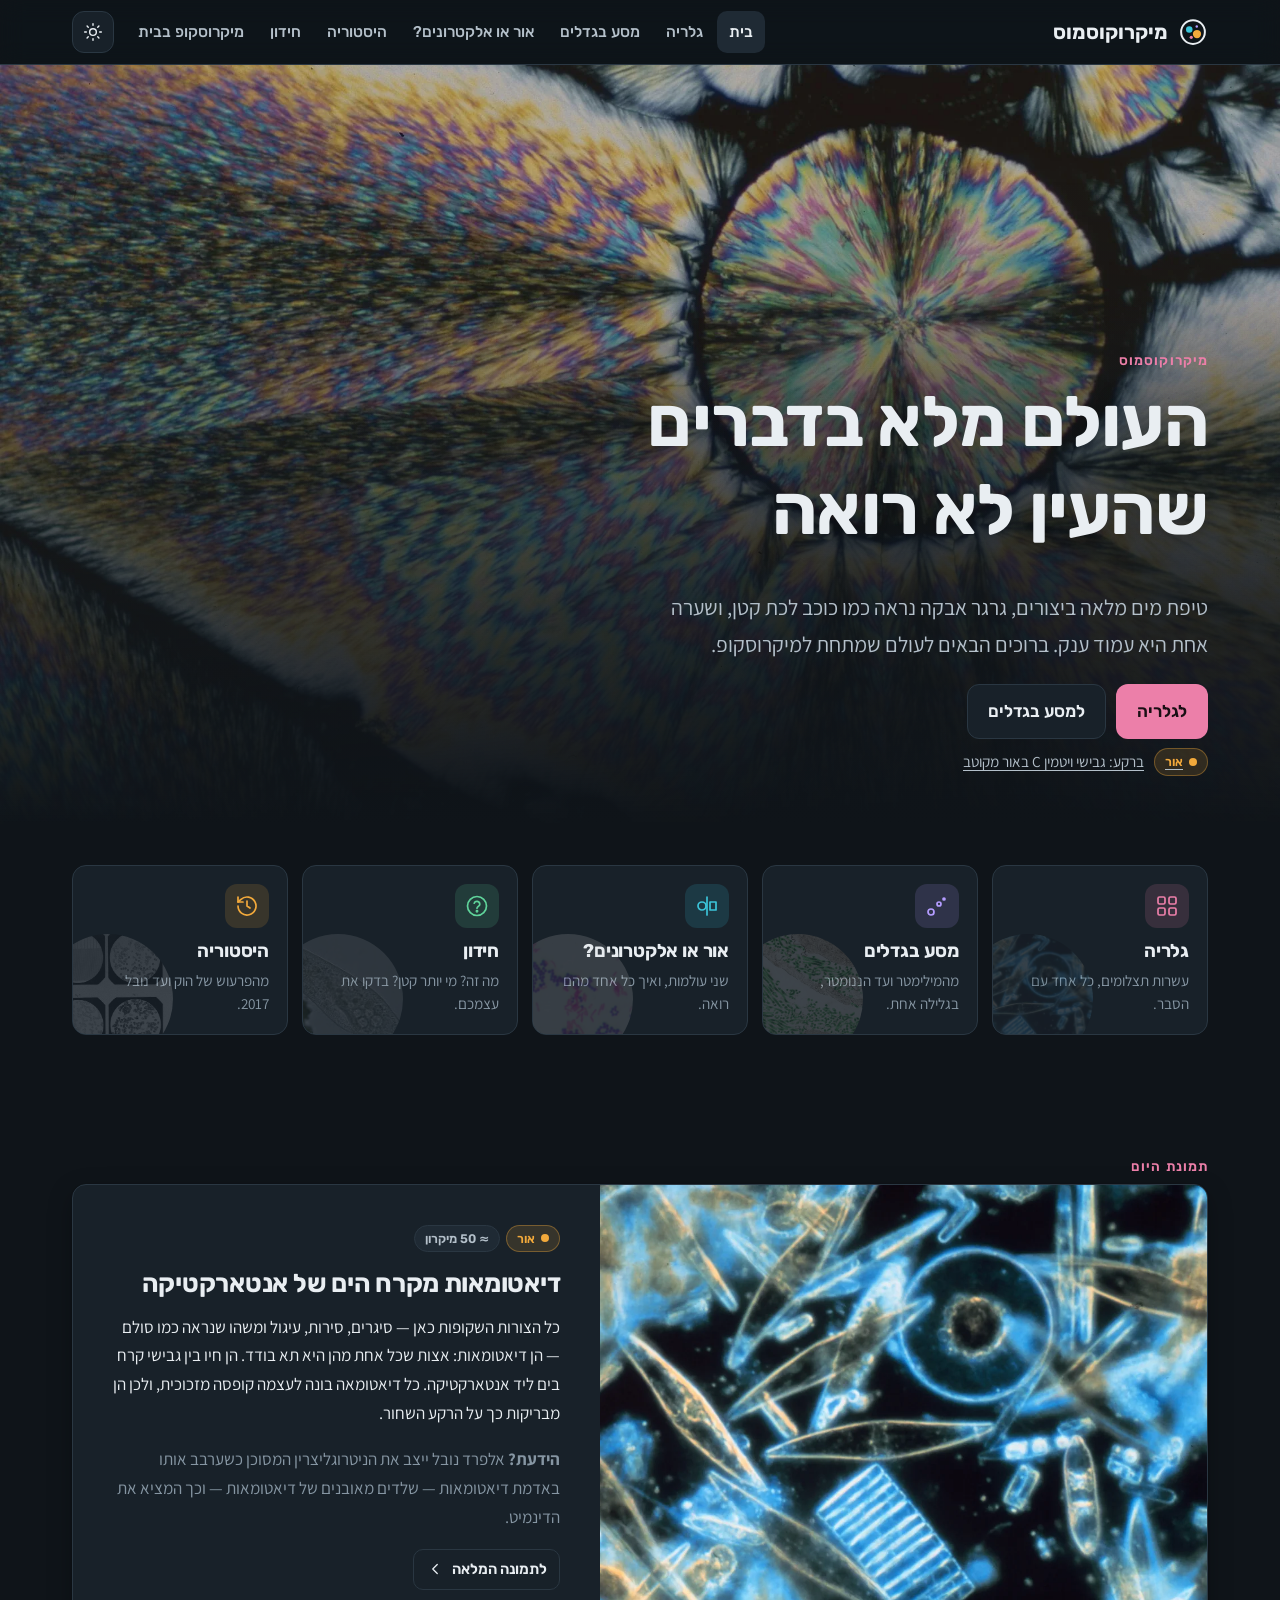
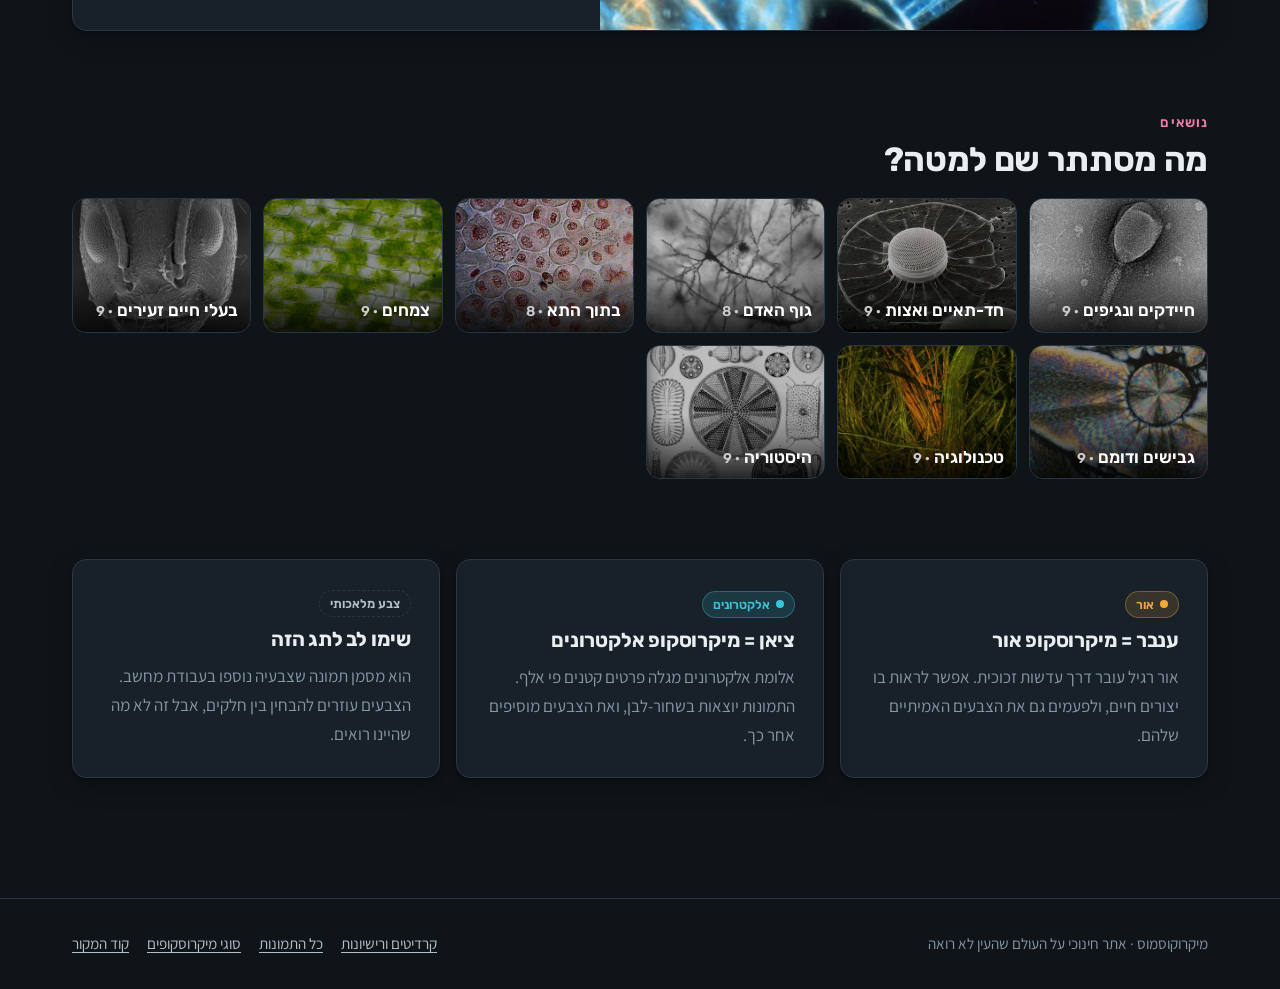
<file: index.html>
<!doctype html>
<html lang="he" dir="rtl" data-theme="dark">
<head>
<meta charset="utf-8">
<meta name="viewport" content="width=device-width, initial-scale=1">
<title>מיקרוקוסמוס — העולם שהעין לא רואה</title>
<meta name="description" content="אתר חינוכי בעברית על מיקרוסקופים ותצלומי מיקרוסקופ: גלריה, מסע בסולם הגדלים, אור מול אלקטרונים, היסטוריה וחידון.">
<meta name="theme-color" content="#0f1419">
<meta property="og:type" content="website">
<meta property="og:locale" content="he_IL">
<meta property="og:title" content="מיקרוקוסמוס — העולם שהעין לא רואה">
<meta property="og:description" content="תצלומי מיקרוסקופ מרהיבים עם הסברים בעברית, מסע מהמילימטר לננומטר, וחידון.">
<meta property="og:image" content="https://nadaval56.github.io/microscope/img/og-default.jpg">
<meta name="twitter:card" content="summary_large_image">
<link rel="icon" href="img/favicon.svg" type="image/svg+xml">
<link rel="preload" href="fonts/assistant-hebrew.woff2" as="font" type="font/woff2" crossorigin>
<link rel="preload" href="fonts/rubik-hebrew.woff2" as="font" type="font/woff2" crossorigin>
<link rel="stylesheet" href="css/fonts.css">
<link rel="stylesheet" href="css/style.css">
<link rel="preload" href="data/images.json" as="fetch" crossorigin>
<script>try{var t=JSON.parse(localStorage.getItem('mk:theme'))}catch(e){}document.documentElement.dataset.theme=t||'dark';</script>
<script type="module" src="js/pages/home.js"></script>
</head>
<body>
<a class="skip-link" href="#main">דילוג לתוכן</a>
<header id="site-header"></header>
<main id="main">
  <section class="hero" aria-labelledby="hero-title">
    <div class="hero-media" id="hero-media"><script>
      // Pick the hero before any JS module loads so the browser fetches it immediately (LCP).
      // Keep in sync with scripts/featured.json (ids from scripts/id_map.json).
      (function () {
        var H = [['m072', 1200], ['m306', 1920], ['m319', 1920], ['m170', 1200], ['m298', 1920], ['m336', 1920]]; // [id, largest variant]
        var pick = H[Math.floor(Math.random() * H.length)], id = window.__heroId = pick[0];
        var w = [400, 1200, 1920].filter(function (n) { return n <= pick[1]; }).map(function (n) { return 'img/micro/' + id + '-' + n + '.webp ' + n + 'w'; }).join(', ');
        document.write('<img src="img/micro/' + id + '-1200.webp" srcset="' + w + '" sizes="100vw" alt="" fetchpriority="high" class="loaded">');
      })();
    </script></div>
    <div class="container hero-content">
      <span class="eyebrow">מיקרוקוסמוס</span>
      <h1 id="hero-title">העולם מלא בדברים שהעין לא רואה</h1>
      <p>טיפת מים מלאה ביצורים, גרגר אבקה נראה כמו כוכב לכת קטן, ושערה אחת היא עמוד ענק. ברוכים הבאים לעולם שמתחת למיקרוסקופ.</p>
      <div style="display:flex;gap:10px;flex-wrap:wrap;margin-top:18px">
        <a class="btn btn-primary" href="gallery.html">לגלריה</a>
        <a class="btn" href="scale.html">למסע בגדלים</a>
      </div>
      <a class="hero-caption" id="hero-caption" href="gallery.html"></a>
    </div>
  </section>

  <section class="section-tight container" aria-labelledby="gates-title">
    <h2 id="gates-title" class="visually-hidden">מאיפה להתחיל?</h2>
    <div class="gates" id="gates"></div>
  </section>

  <section class="section container" aria-labelledby="iotd-title">
    <span class="eyebrow">תמונת היום</span>
    <h2 id="iotd-title" class="visually-hidden">תמונת היום</h2>
    <div class="card iotd" id="iotd"><div class="loading">טוען…</div></div>
  </section>

  <section class="section container" aria-labelledby="cats-title" style="padding-top:0">
    <span class="eyebrow">נושאים</span>
    <h2 id="cats-title">מה מסתתר שם למטה?</h2>
    <div class="cat-strip" id="cat-strip"></div>
  </section>

  <section class="section container" aria-labelledby="how-title" style="padding-top:0">
    <div class="grid-3">
      <div class="card card-pad">
        <span class="badge badge-light"><span class="dot"></span>אור</span>
        <h3 style="margin-top:10px">ענבר = מיקרוסקופ אור</h3>
        <p class="muted" style="margin:0">אור רגיל עובר דרך עדשות זכוכית. אפשר לראות בו יצורים חיים, ולפעמים גם את הצבעים האמיתיים שלהם.</p>
      </div>
      <div class="card card-pad">
        <span class="badge badge-electron"><span class="dot"></span>אלקטרונים</span>
        <h3 style="margin-top:10px">ציאן = מיקרוסקופ אלקטרונים</h3>
        <p class="muted" style="margin:0">אלומת אלקטרונים מגלה פרטים קטנים פי אלף. התמונות יוצאות בשחור-לבן, ואת הצבעים מוסיפים אחר כך.</p>
      </div>
      <div class="card card-pad">
        <span class="badge badge-false">צבע מלאכותי</span>
        <h3 style="margin-top:10px">שימו לב לתג הזה</h3>
        <p class="muted" style="margin:0">הוא מסמן תמונה שצבעיה נוספו בעבודת מחשב. הצבעים עוזרים להבחין בין חלקים, אבל זה לא מה שהיינו רואים.</p>
      </div>
    </div>
  </section>
</main>
<footer id="site-footer"></footer>
</body>
</html>
</file>
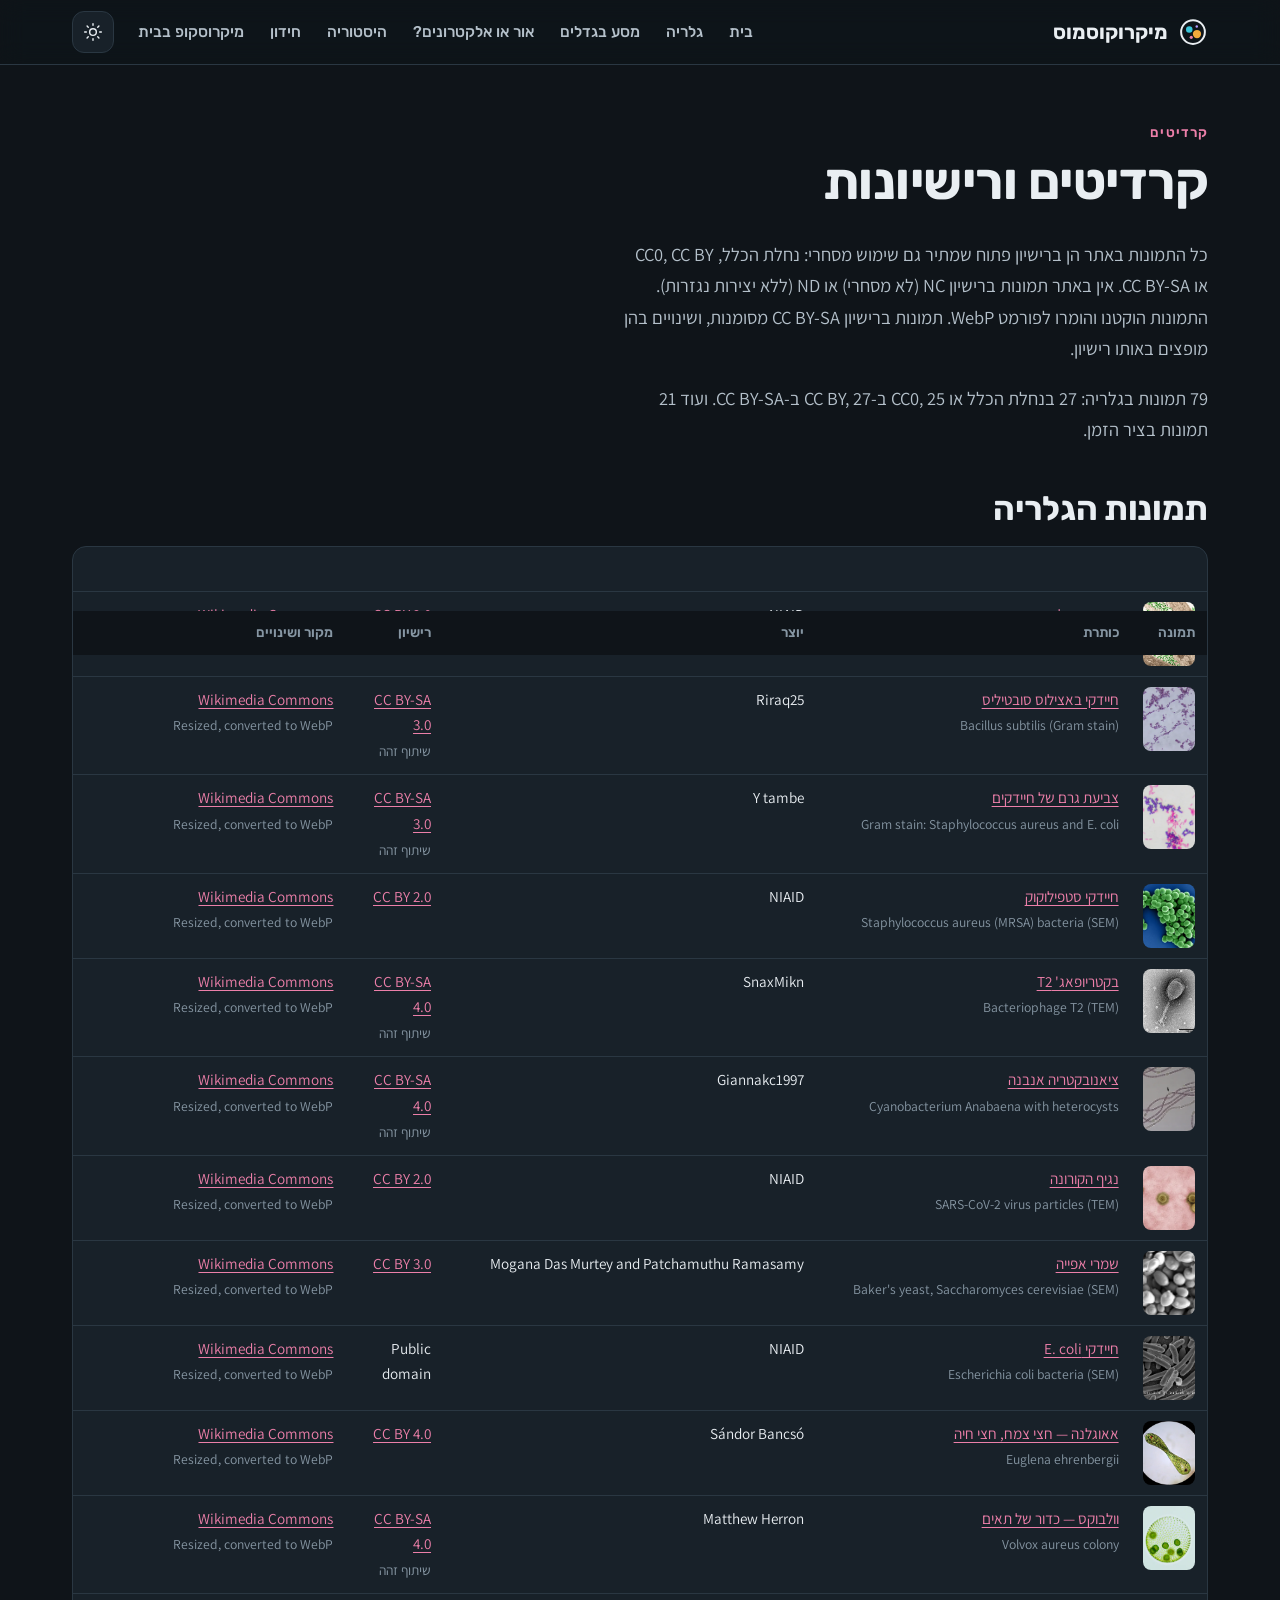
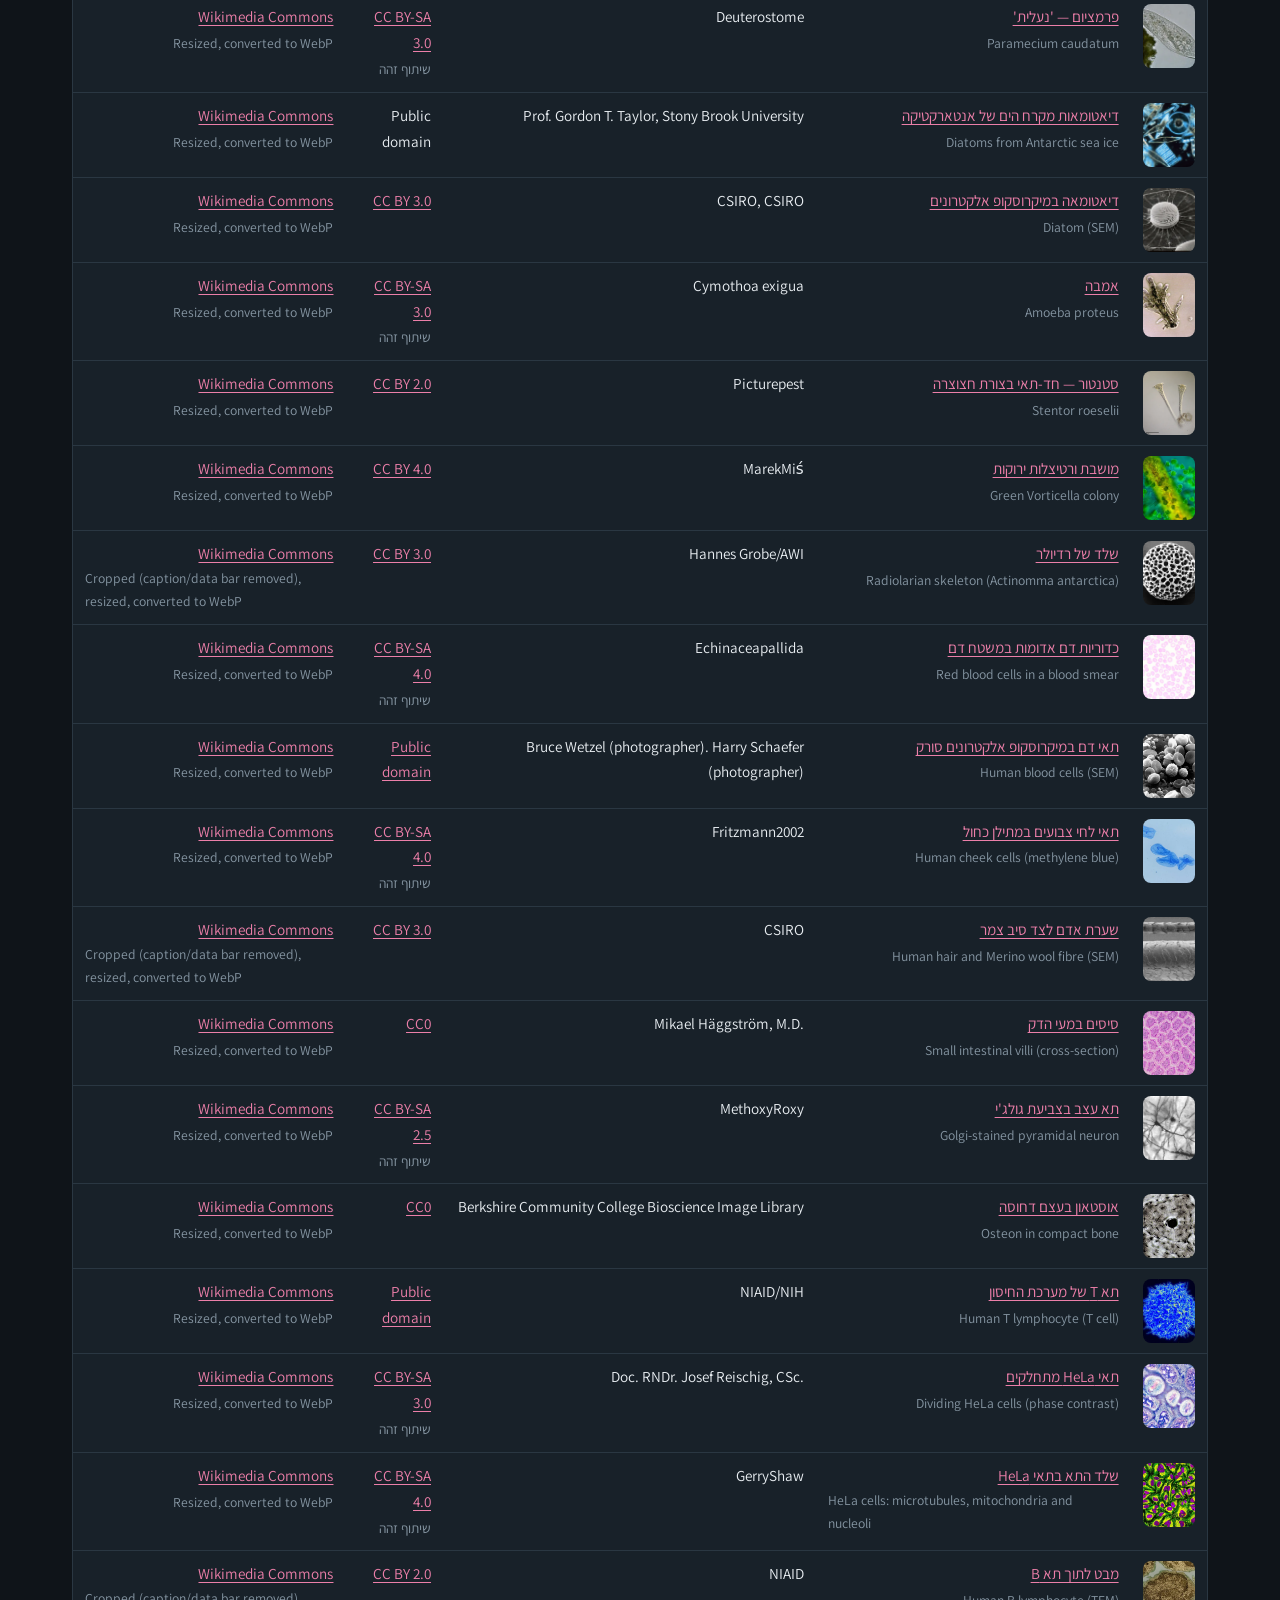
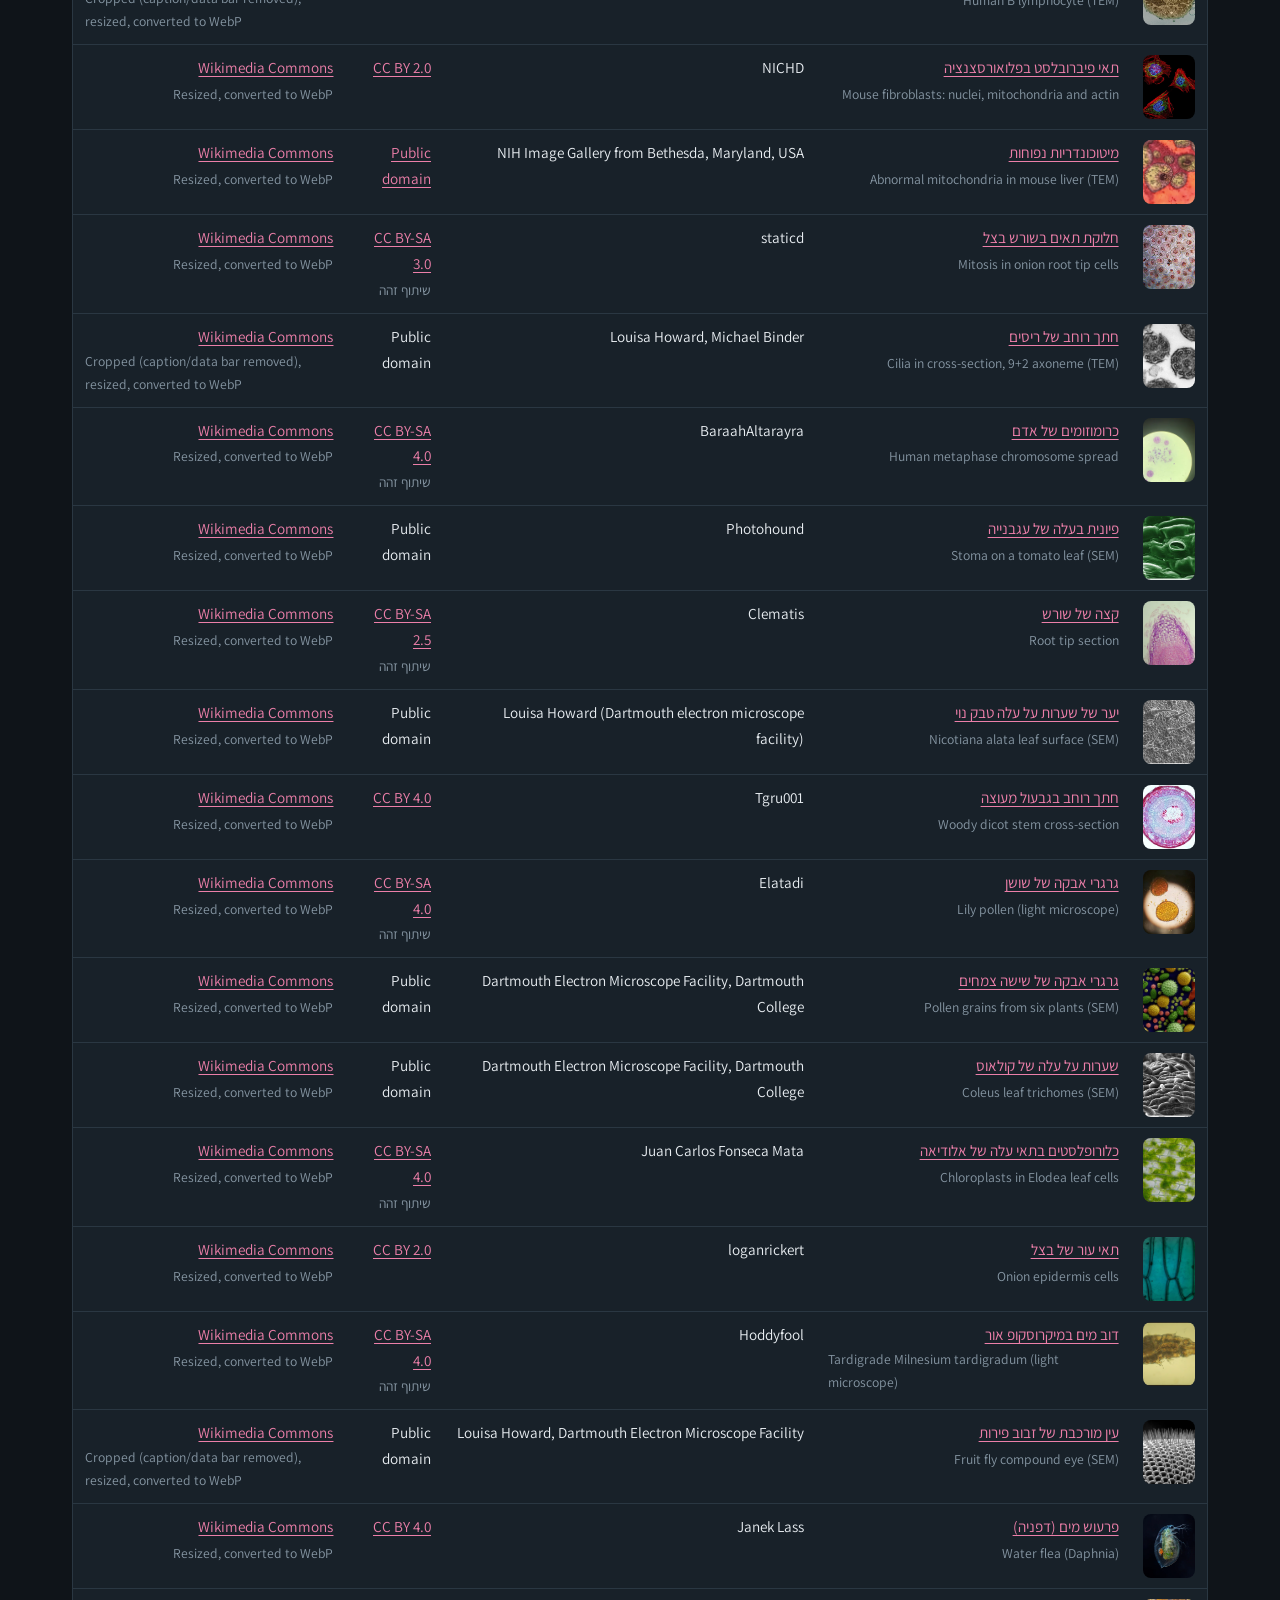
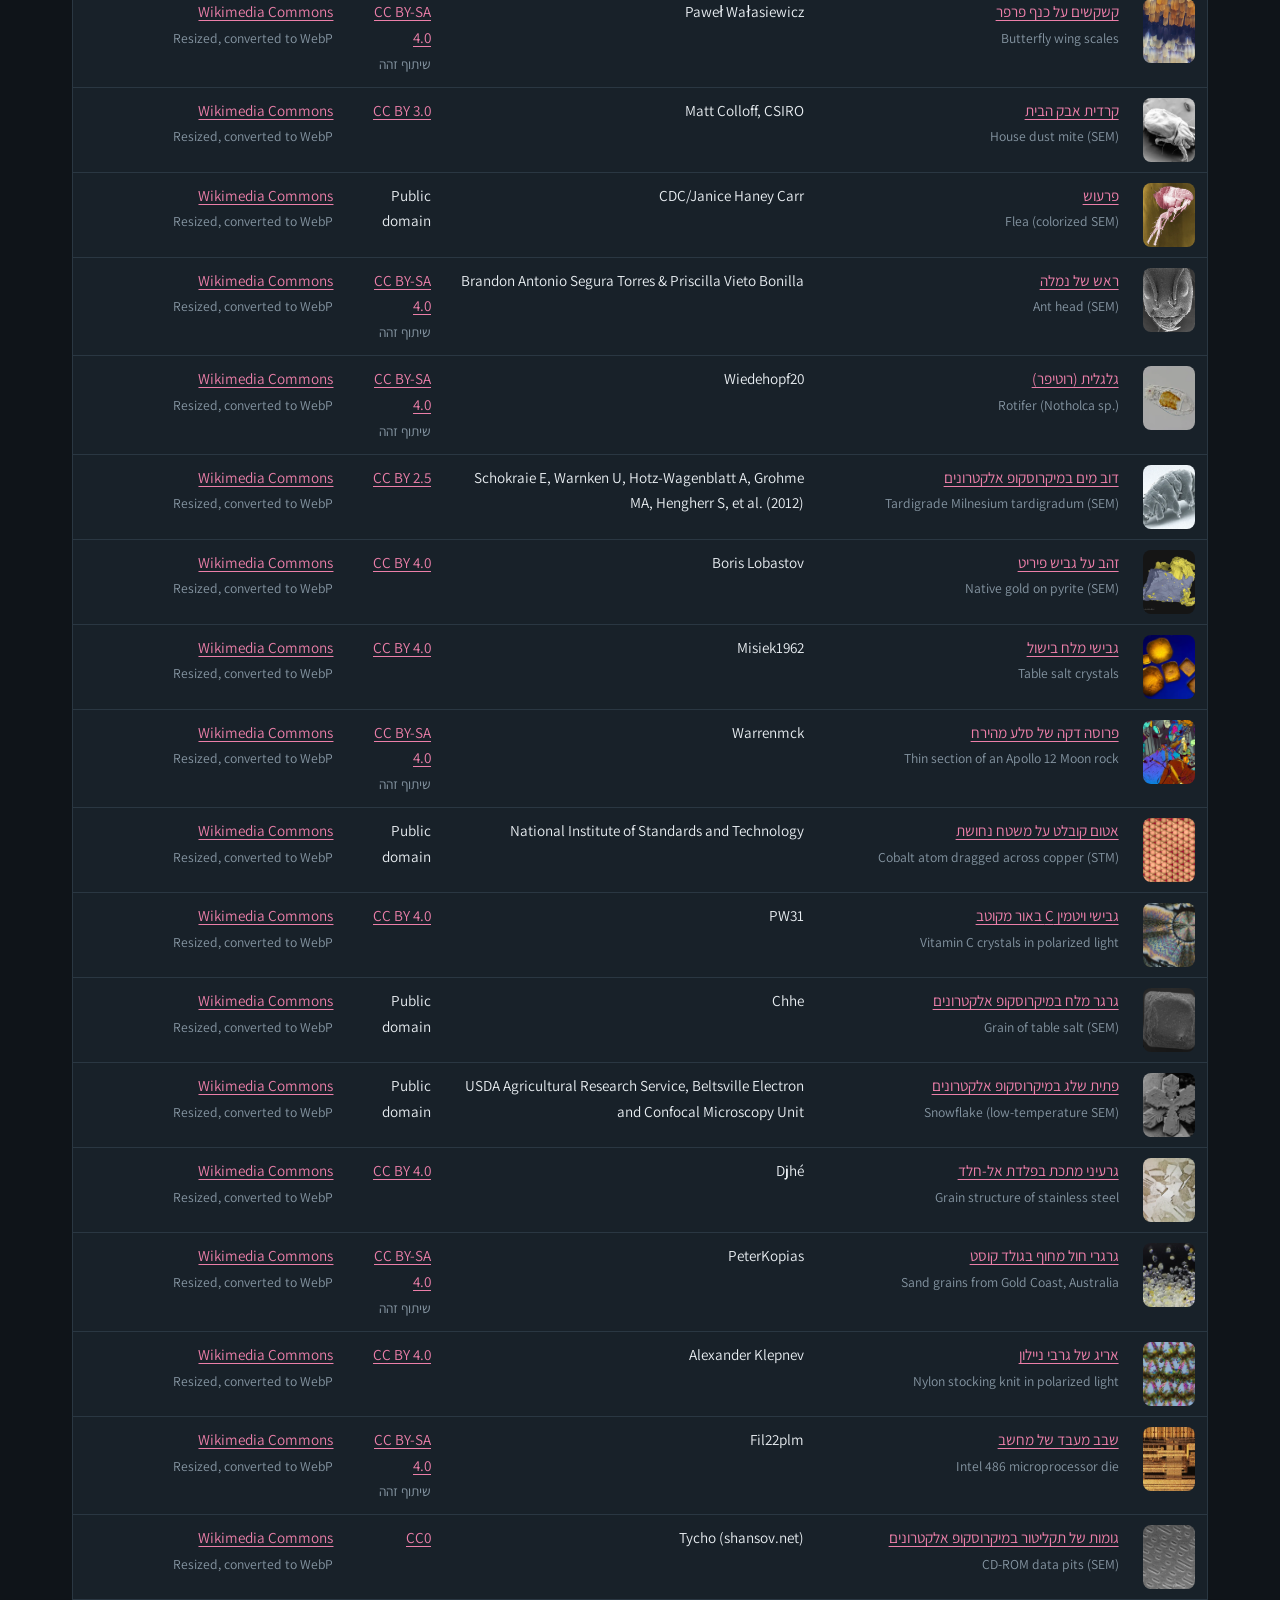
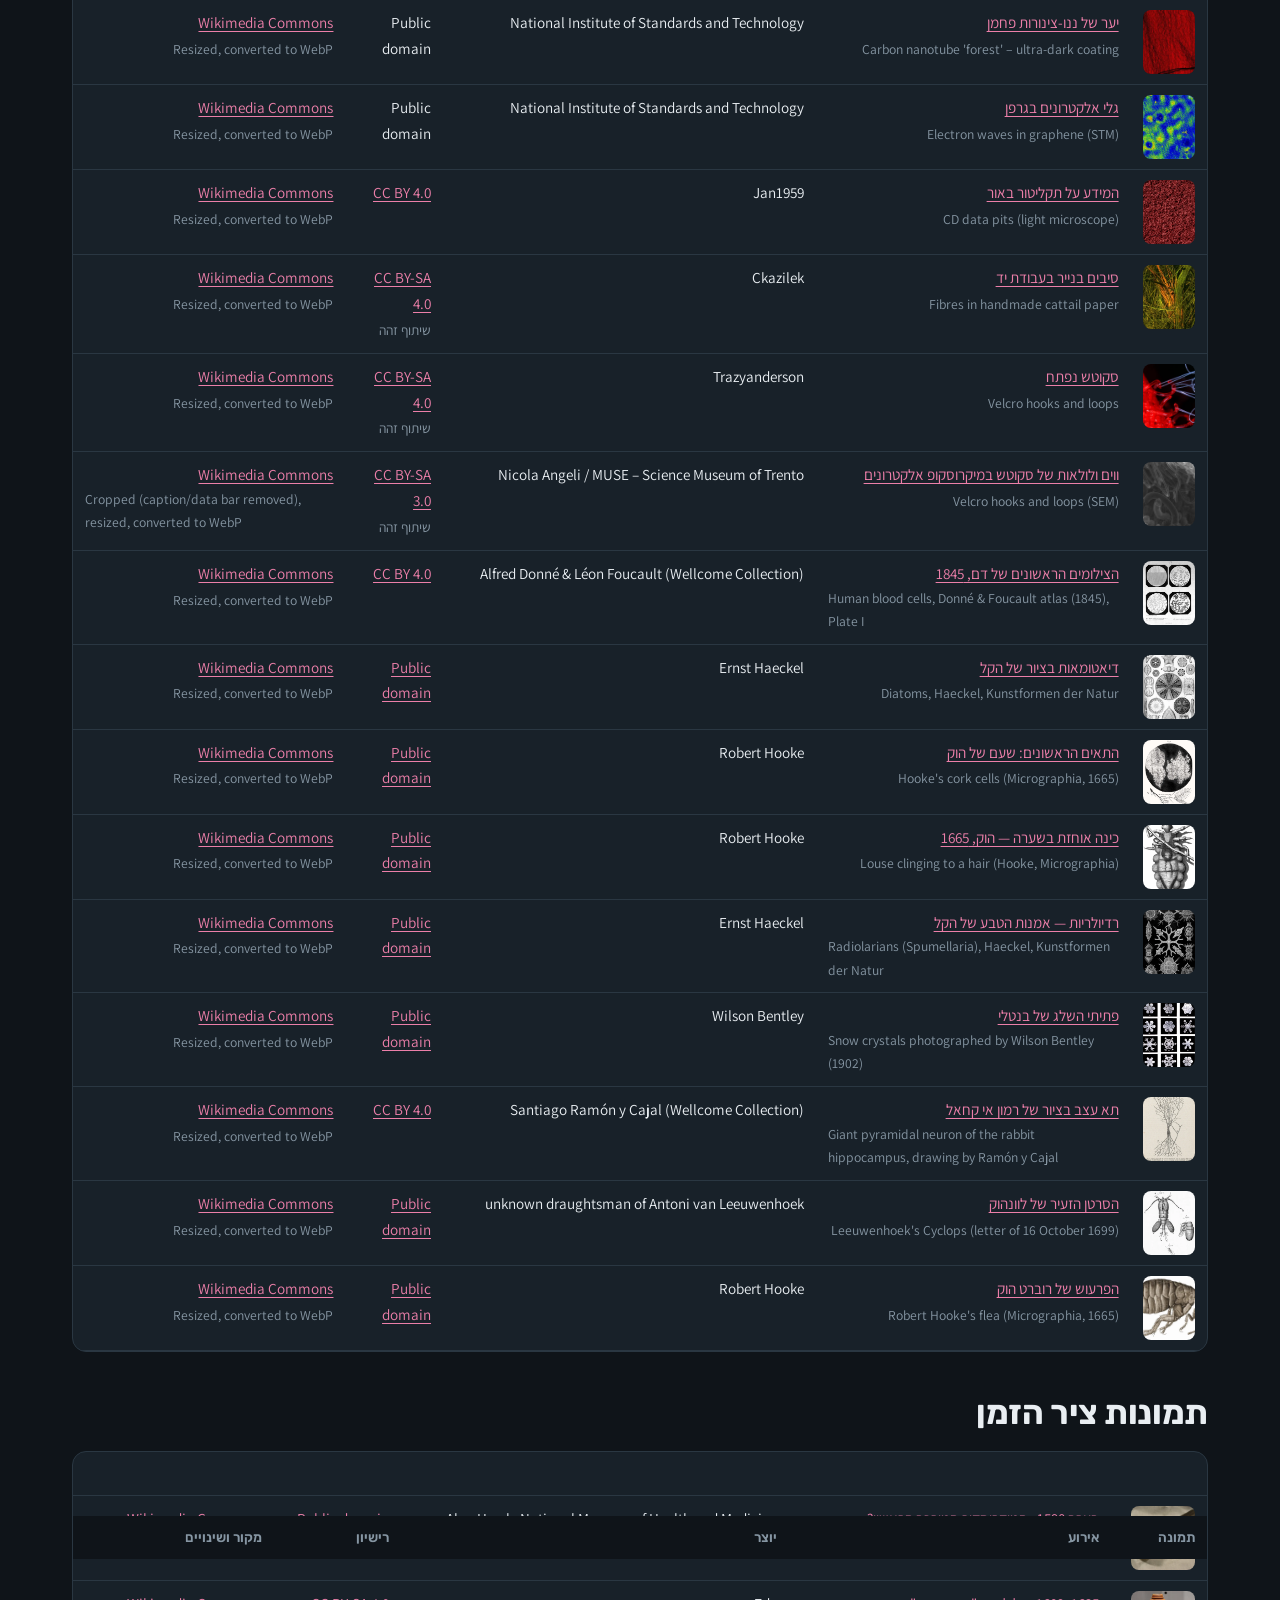
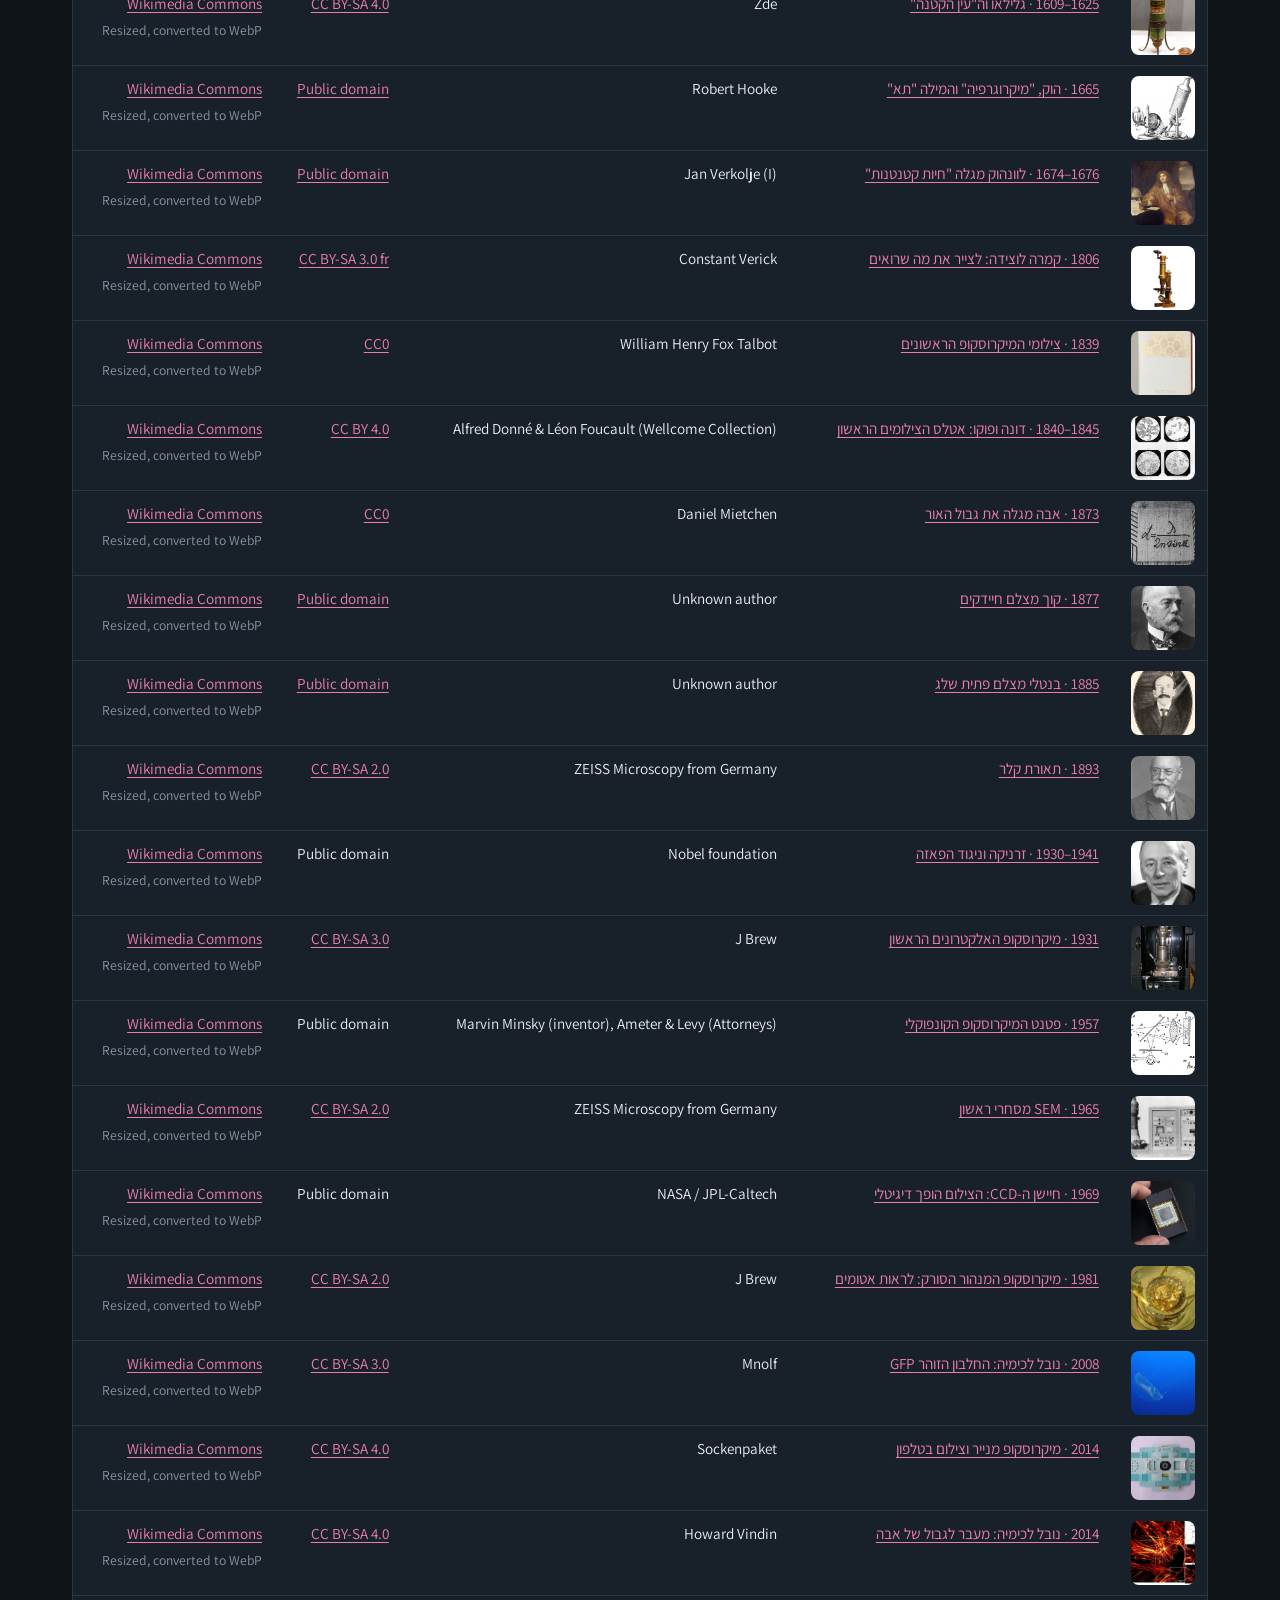
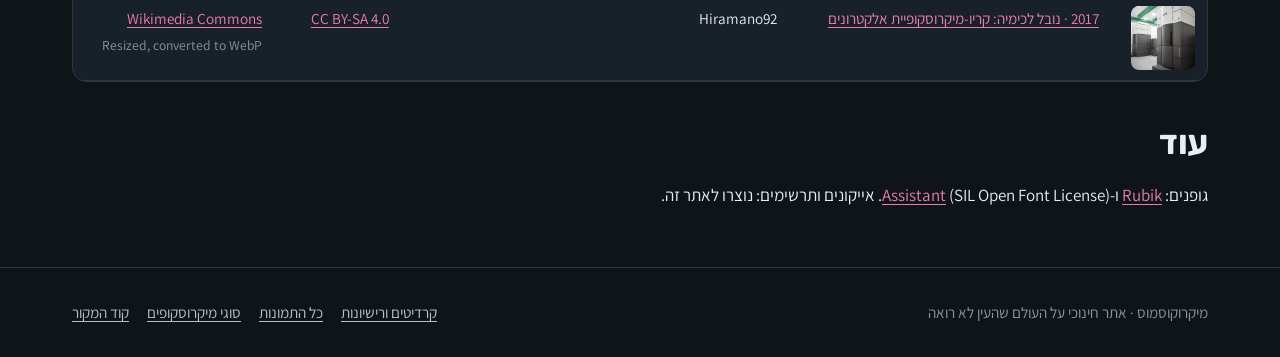
<file: credits.html>
<!doctype html>
<html lang="he" dir="rtl" data-theme="dark">
<head>
<meta charset="utf-8">
<meta name="viewport" content="width=device-width, initial-scale=1">
<title>קרדיטים ורישיונות · מיקרוקוסמוס</title>
<meta name="description" content="רשימת כל התמונות באתר, יוצריהן והרישיונות שלהן.">
<meta name="theme-color" content="#0f1419">
<meta property="og:type" content="website">
<meta property="og:locale" content="he_IL">
<meta property="og:title" content="קרדיטים ורישיונות · מיקרוקוסמוס">
<meta property="og:description" content="רשימת כל התמונות באתר, יוצריהן והרישיונות שלהן.">
<meta property="og:image" content="https://nadaval56.github.io/microscope/img/og-default.jpg">
<meta name="twitter:card" content="summary_large_image">
<link rel="icon" href="img/favicon.svg" type="image/svg+xml">
<link rel="preload" href="fonts/assistant-hebrew.woff2" as="font" type="font/woff2" crossorigin>
<link rel="preload" href="fonts/rubik-hebrew.woff2" as="font" type="font/woff2" crossorigin>
<link rel="stylesheet" href="css/fonts.css">
<link rel="stylesheet" href="css/style.css">
<script>try{var t=JSON.parse(localStorage.getItem('mk:theme'))}catch(e){}document.documentElement.dataset.theme=t||'dark';</script>
<script type="module" src="js/pages/credits.js"></script>
</head>
<body>
<a class="skip-link" href="#main">דילוג לתוכן</a>
<header id="site-header"></header>
<main id="main">
  <div class="container page-head">
    <span class="eyebrow">קרדיטים</span>
    <h1>קרדיטים ורישיונות</h1>
    <p>כל התמונות באתר הן ברישיון פתוח שמתיר גם שימוש מסחרי: נחלת הכלל, CC0, CC BY או CC BY-SA. אין באתר תמונות ברישיון NC (לא מסחרי) או ND (ללא יצירות נגזרות). התמונות הוקטנו והומרו לפורמט WebP. תמונות ברישיון CC BY-SA מסומנות, ושינויים בהן מופצים באותו רישיון.</p>
    <p class="muted" id="summary"></p>
  </div>
  <div class="container">
    <h2>תמונות הגלריה</h2>
    <div class="table-wrap"><table class="data"><thead><tr><th>תמונה</th><th>כותרת</th><th>יוצר</th><th>רישיון</th><th>מקור ושינויים</th></tr></thead><tbody id="rows"><tr><td colspan="5" class="loading">טוען…</td></tr></tbody></table></div>
    <h2 style="margin-top:40px">תמונות ציר הזמן</h2>
    <div class="table-wrap"><table class="data"><thead><tr><th>תמונה</th><th>אירוע</th><th>יוצר</th><th>רישיון</th><th>מקור ושינויים</th></tr></thead><tbody id="rows-tl"></tbody></table></div>
    <h2 style="margin-top:40px">עוד</h2>
    <p>גופנים: <a href="https://fonts.google.com/specimen/Rubik">Rubik</a> ו-<a href="https://fonts.google.com/specimen/Assistant">Assistant</a> (SIL Open Font License). אייקונים ותרשימים: נוצרו לאתר זה.</p>
  </div>
</main>
<footer id="site-footer"></footer>
</body>
</html>
</file>
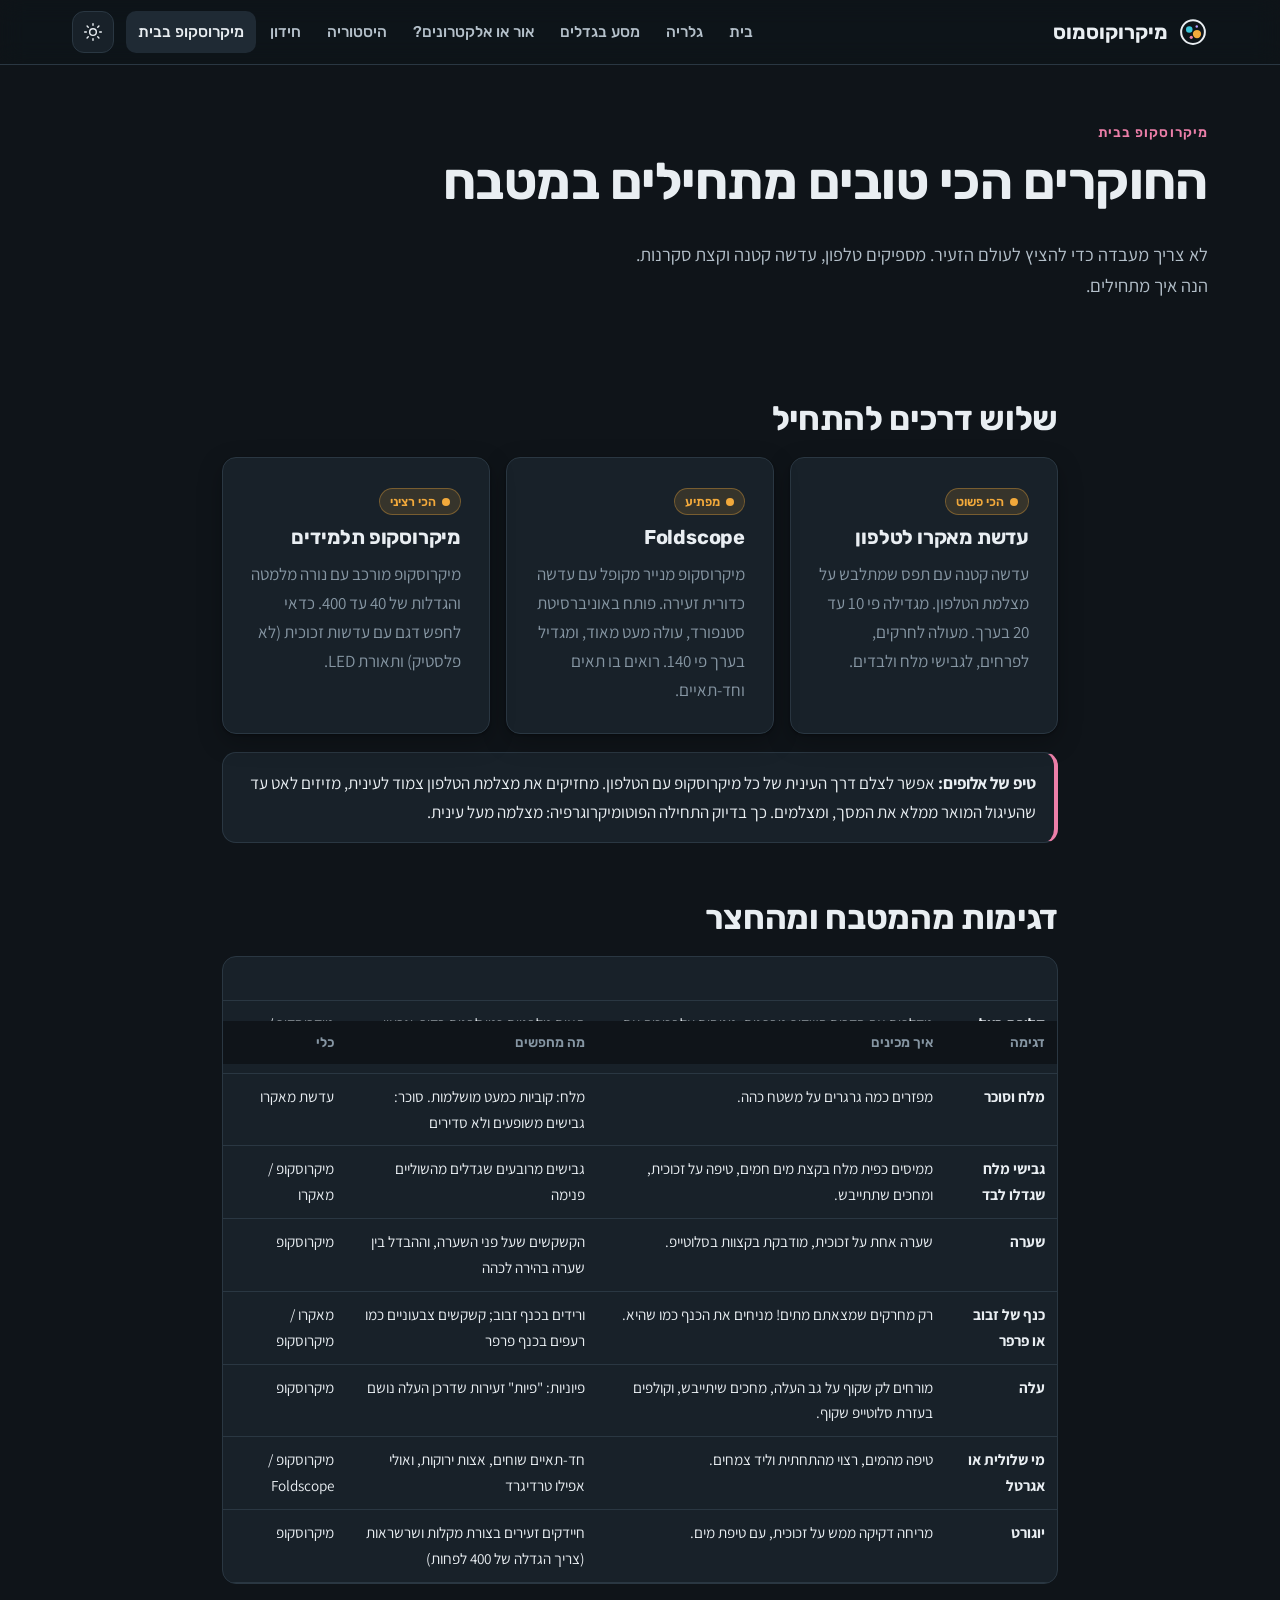
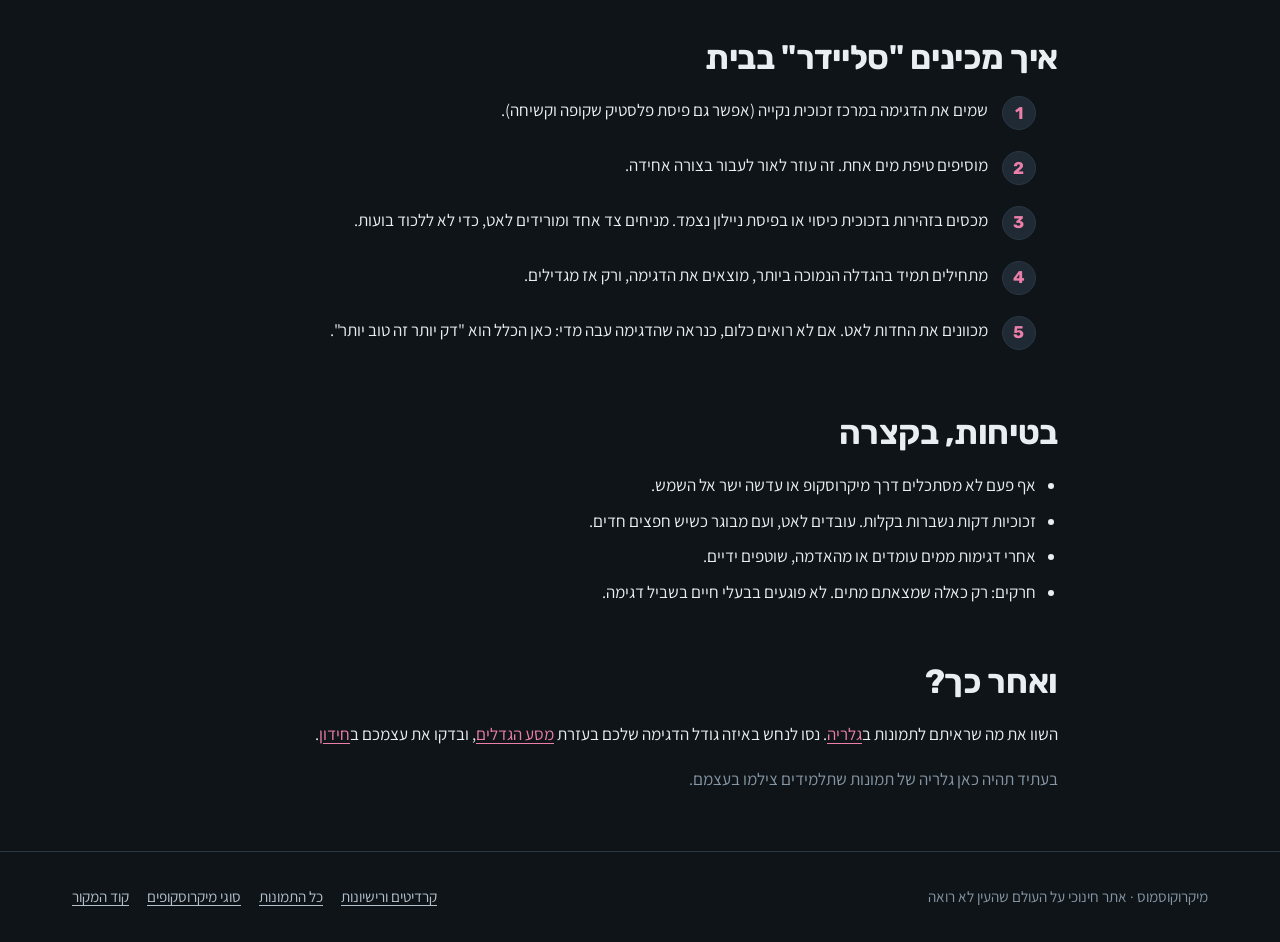
<file: diy.html>
<!doctype html>
<html lang="he" dir="rtl" data-theme="dark">
<head>
<meta charset="utf-8">
<meta name="viewport" content="width=device-width, initial-scale=1">
<title>מיקרוסקופ בבית · מיקרוקוסמוס</title>
<meta name="description" content="איך מתחילים לחקור את העולם הזעיר בבית: עדשה לטלפון, Foldscope ודגימות מהמטבח.">
<meta name="theme-color" content="#0f1419">
<meta property="og:type" content="website">
<meta property="og:locale" content="he_IL">
<meta property="og:title" content="מיקרוסקופ בבית · מיקרוקוסמוס">
<meta property="og:description" content="איך מתחילים לחקור את העולם הזעיר בבית: עדשה לטלפון, Foldscope ודגימות מהמטבח.">
<meta property="og:image" content="https://nadaval56.github.io/microscope/img/og-default.jpg">
<meta name="twitter:card" content="summary_large_image">
<link rel="icon" href="img/favicon.svg" type="image/svg+xml">
<link rel="preload" href="fonts/assistant-hebrew.woff2" as="font" type="font/woff2" crossorigin>
<link rel="preload" href="fonts/rubik-hebrew.woff2" as="font" type="font/woff2" crossorigin>
<link rel="stylesheet" href="css/fonts.css">
<link rel="stylesheet" href="css/style.css">
<script>try{var t=JSON.parse(localStorage.getItem('mk:theme'))}catch(e){}document.documentElement.dataset.theme=t||'dark';</script>
<script type="module" src="js/pages/diy.js"></script>
</head>
<body>
<a class="skip-link" href="#main">דילוג לתוכן</a>
<header id="site-header"></header>
<main id="main">
  <div class="container page-head">
    <span class="eyebrow">מיקרוסקופ בבית</span>
    <h1>החוקרים הכי טובים מתחילים במטבח</h1>
    <p>לא צריך מעבדה כדי להציץ לעולם הזעיר. מספיקים טלפון, עדשה קטנה וקצת סקרנות. הנה איך מתחילים.</p>
  </div>
  <div class="container prose" style="max-width:900px">
    <section aria-labelledby="t1">
      <h2 id="t1">שלוש דרכים להתחיל</h2>
      <div class="grid-3" style="margin-top:14px">
        <div class="card card-pad">
          <span class="badge badge-light"><span class="dot"></span>הכי פשוט</span>
          <h3 style="margin-top:10px">עדשת מאקרו לטלפון</h3>
          <p class="muted" style="margin:0">עדשה קטנה עם תפס שמתלבש על מצלמת הטלפון. מגדילה פי 10 עד 20 בערך. מעולה לחרקים, לפרחים, לגבישי מלח ולבדים.</p>
        </div>
        <div class="card card-pad">
          <span class="badge badge-light"><span class="dot"></span>מפתיע</span>
          <h3 style="margin-top:10px">Foldscope</h3>
          <p class="muted" style="margin:0">מיקרוסקופ מנייר מקופל עם עדשה כדורית זעירה. פותח באוניברסיטת סטנפורד, עולה מעט מאוד, ומגדיל בערך פי 140. רואים בו תאים וחד-תאיים.</p>
        </div>
        <div class="card card-pad">
          <span class="badge badge-light"><span class="dot"></span>הכי רציני</span>
          <h3 style="margin-top:10px">מיקרוסקופ תלמידים</h3>
          <p class="muted" style="margin:0">מיקרוסקופ מורכב עם נורה מלמטה והגדלות של 40 עד 400. כדאי לחפש דגם עם עדשות זכוכית (לא פלסטיק) ותאורת LED.</p>
        </div>
      </div>
      <div class="callout"><b>טיפ של אלופים:</b> אפשר לצלם דרך העינית של כל מיקרוסקופ עם הטלפון. מחזיקים את מצלמת הטלפון צמוד לעינית, מזיזים לאט עד שהעיגול המואר ממלא את המסך, ומצלמים. כך בדיוק התחילה הפוטומיקרוגרפיה: מצלמה מעל עינית.</div>
    </section>

    <section aria-labelledby="t2">
      <h2 id="t2">דגימות מהמטבח ומהחצר</h2>
      <div class="table-wrap" style="margin-top:12px">
        <table class="data">
          <thead><tr><th>דגימה</th><th>איך מכינים</th><th>מה מחפשים</th><th>כלי</th></tr></thead>
          <tbody>
            <tr><td><b>קליפת בצל</b></td><td>מקלפים את הקרום השקוף מבפנים, מניחים על זכוכית עם טיפת מים. טיפת יוד או צבע מאכל מוסיפה ניגוד.</td><td>תאים מלבניים כמו לבנים בקיר, וגרעין בכל תא</td><td>מיקרוסקופ / Foldscope</td></tr>
            <tr><td><b>מלח וסוכר</b></td><td>מפזרים כמה גרגרים על משטח כהה.</td><td>מלח: קוביות כמעט מושלמות. סוכר: גבישים משופעים ולא סדירים</td><td>עדשת מאקרו</td></tr>
            <tr><td><b>גבישי מלח שגדלו לבד</b></td><td>ממיסים כפית מלח בקצת מים חמים, טיפה על זכוכית, ומחכים שתתייבש.</td><td>גבישים מרובעים שגדלים מהשוליים פנימה</td><td>מיקרוסקופ / מאקרו</td></tr>
            <tr><td><b>שערה</b></td><td>שערה אחת על זכוכית, מודבקת בקצוות בסלוטייפ.</td><td>הקשקשים שעל פני השערה, וההבדל בין שערה בהירה לכהה</td><td>מיקרוסקופ</td></tr>
            <tr><td><b>כנף של זבוב או פרפר</b></td><td>רק מחרקים שמצאתם מתים! מניחים את הכנף כמו שהיא.</td><td>ורידים בכנף זבוב; קשקשים צבעוניים כמו רעפים בכנף פרפר</td><td>מאקרו / מיקרוסקופ</td></tr>
            <tr><td><b>עלה</b></td><td>מורחים לק שקוף על גב העלה, מחכים שיתייבש, וקולפים בעזרת סלוטייפ שקוף.</td><td>פיוניות: "פיות" זעירות שדרכן העלה נושם</td><td>מיקרוסקופ</td></tr>
            <tr><td><b>מי שלולית או אגרטל</b></td><td>טיפה מהמים, רצוי מהתחתית וליד צמחים.</td><td>חד-תאיים שוחים, אצות ירוקות, ואולי אפילו טרדיגרד</td><td>מיקרוסקופ / Foldscope</td></tr>
            <tr><td><b>יוגורט</b></td><td>מריחה דקיקה ממש על זכוכית, עם טיפת מים.</td><td>חיידקים זעירים בצורת מקלות ושרשראות (צריך הגדלה של 400 לפחות)</td><td>מיקרוסקופ</td></tr>
          </tbody>
        </table>
      </div>
    </section>

    <section aria-labelledby="t3">
      <h2 id="t3">איך מכינים "סליידר" בבית</h2>
      <ol class="steps">
        <li>שמים את הדגימה במרכז זכוכית נקייה (אפשר גם פיסת פלסטיק שקופה וקשיחה).</li>
        <li>מוסיפים טיפת מים אחת. זה עוזר לאור לעבור בצורה אחידה.</li>
        <li>מכסים בזהירות בזכוכית כיסוי או בפיסת ניילון נצמד. מניחים צד אחד ומורידים לאט, כדי לא ללכוד בועות.</li>
        <li>מתחילים תמיד בהגדלה הנמוכה ביותר, מוצאים את הדגימה, ורק אז מגדילים.</li>
        <li>מכוונים את החדות לאט. אם לא רואים כלום, כנראה שהדגימה עבה מדי: כאן הכלל הוא "דק יותר זה טוב יותר".</li>
      </ol>
    </section>

    <section aria-labelledby="t4">
      <h2 id="t4">בטיחות, בקצרה</h2>
      <ul>
        <li>אף פעם לא מסתכלים דרך מיקרוסקופ או עדשה ישר אל השמש.</li>
        <li>זכוכיות דקות נשברות בקלות. עובדים לאט, ועם מבוגר כשיש חפצים חדים.</li>
        <li>אחרי דגימות ממים עומדים או מהאדמה, שוטפים ידיים.</li>
        <li>חרקים: רק כאלה שמצאתם מתים. לא פוגעים בבעלי חיים בשביל דגימה.</li>
      </ul>
    </section>

    <section aria-labelledby="t5">
      <h2 id="t5">ואחר כך?</h2>
      <p>השוו את מה שראיתם לתמונות ב<a href="gallery.html">גלריה</a>. נסו לנחש באיזה גודל הדגימה שלכם בעזרת <a href="scale.html">מסע הגדלים</a>, ובדקו את עצמכם ב<a href="quiz.html">חידון</a>.</p>
      <p class="muted">בעתיד תהיה כאן גלריה של תמונות שתלמידים צילמו בעצמם.</p>
    </section>
  </div>
</main>
<footer id="site-footer"></footer>
</body>
</html>
</file>
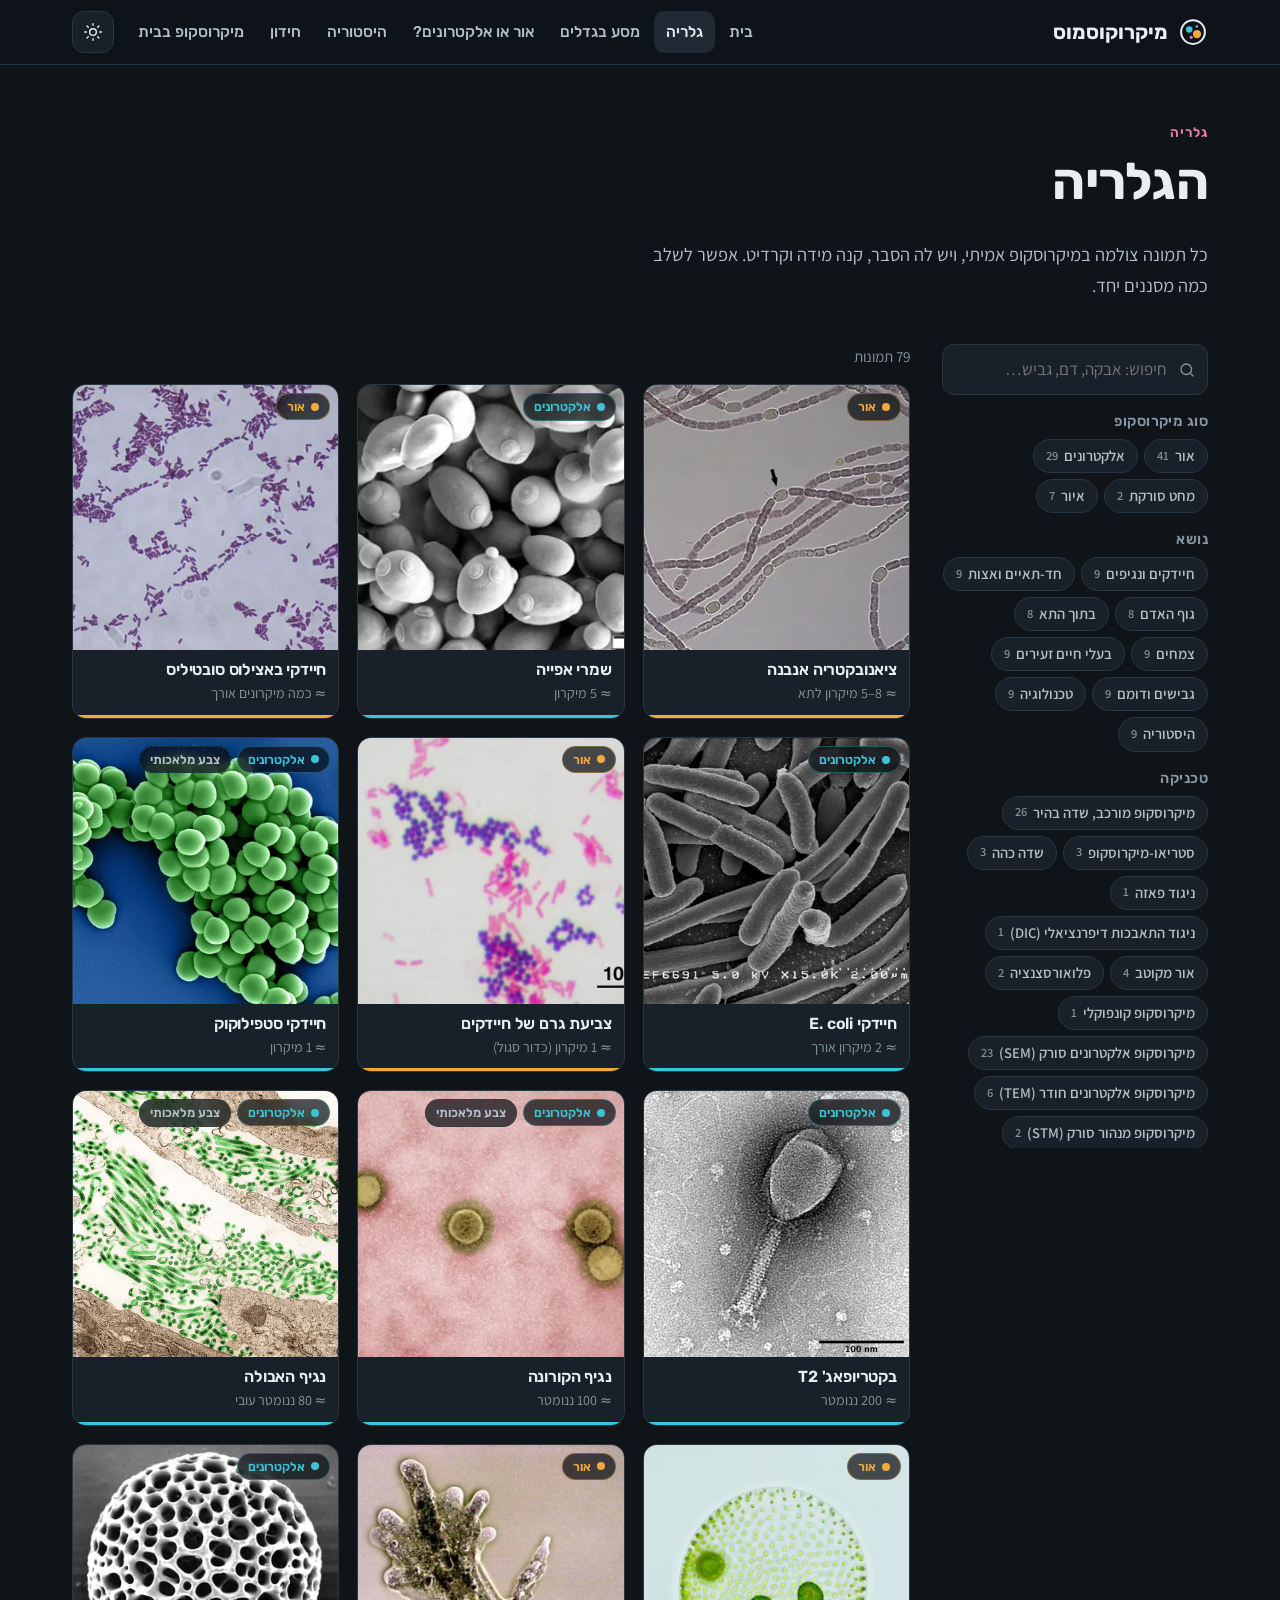
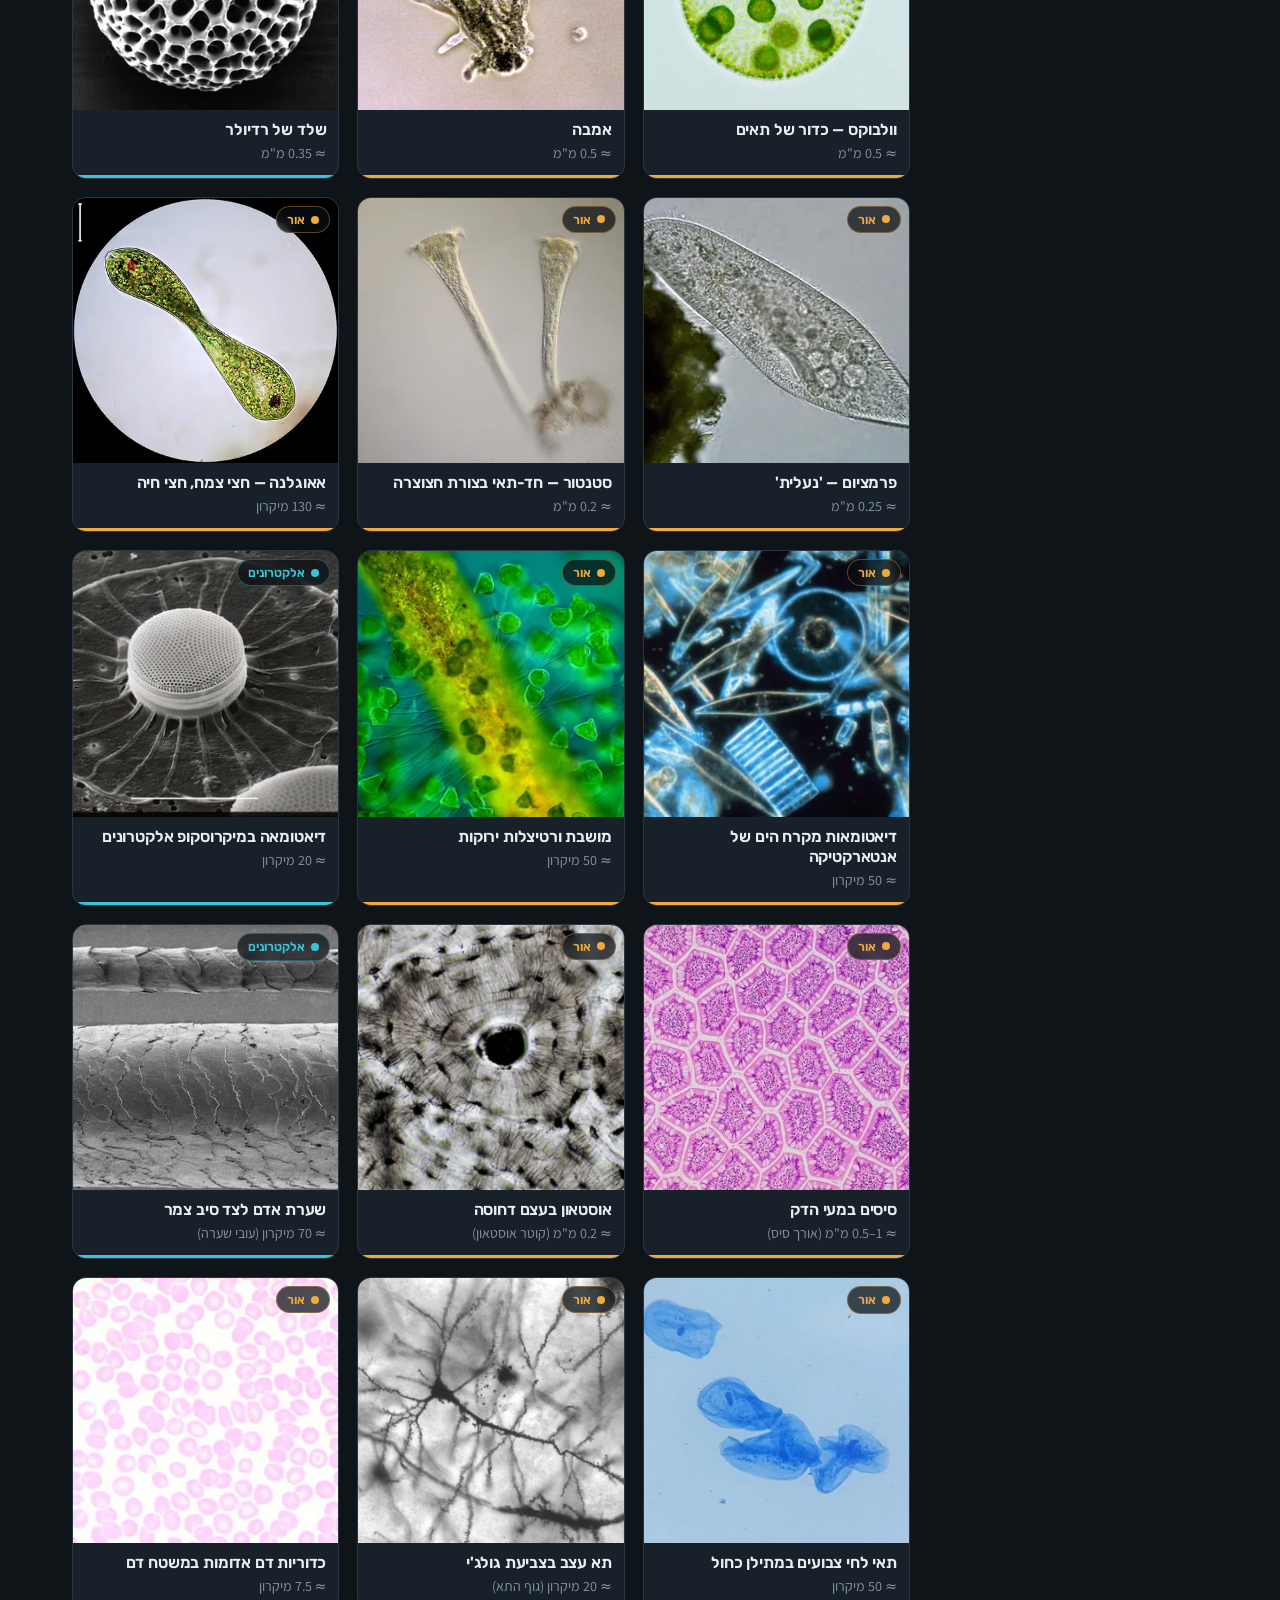
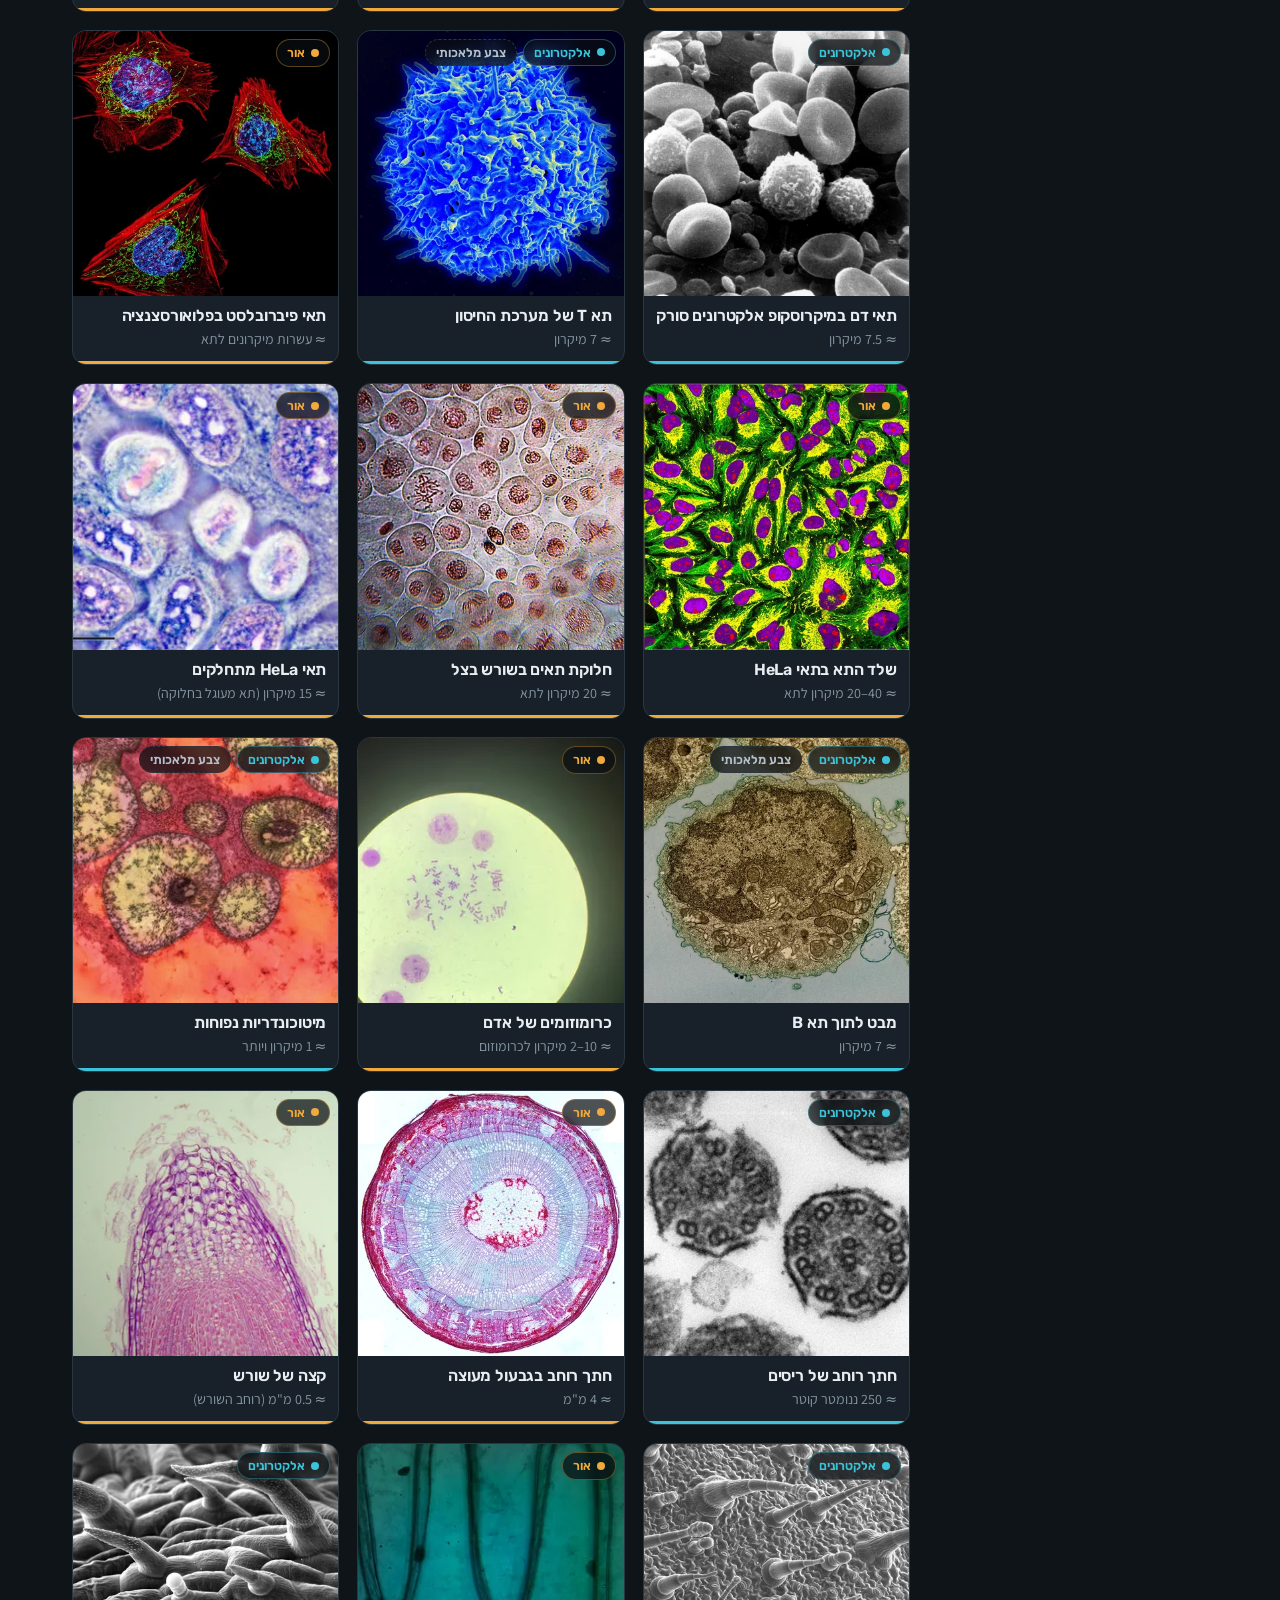
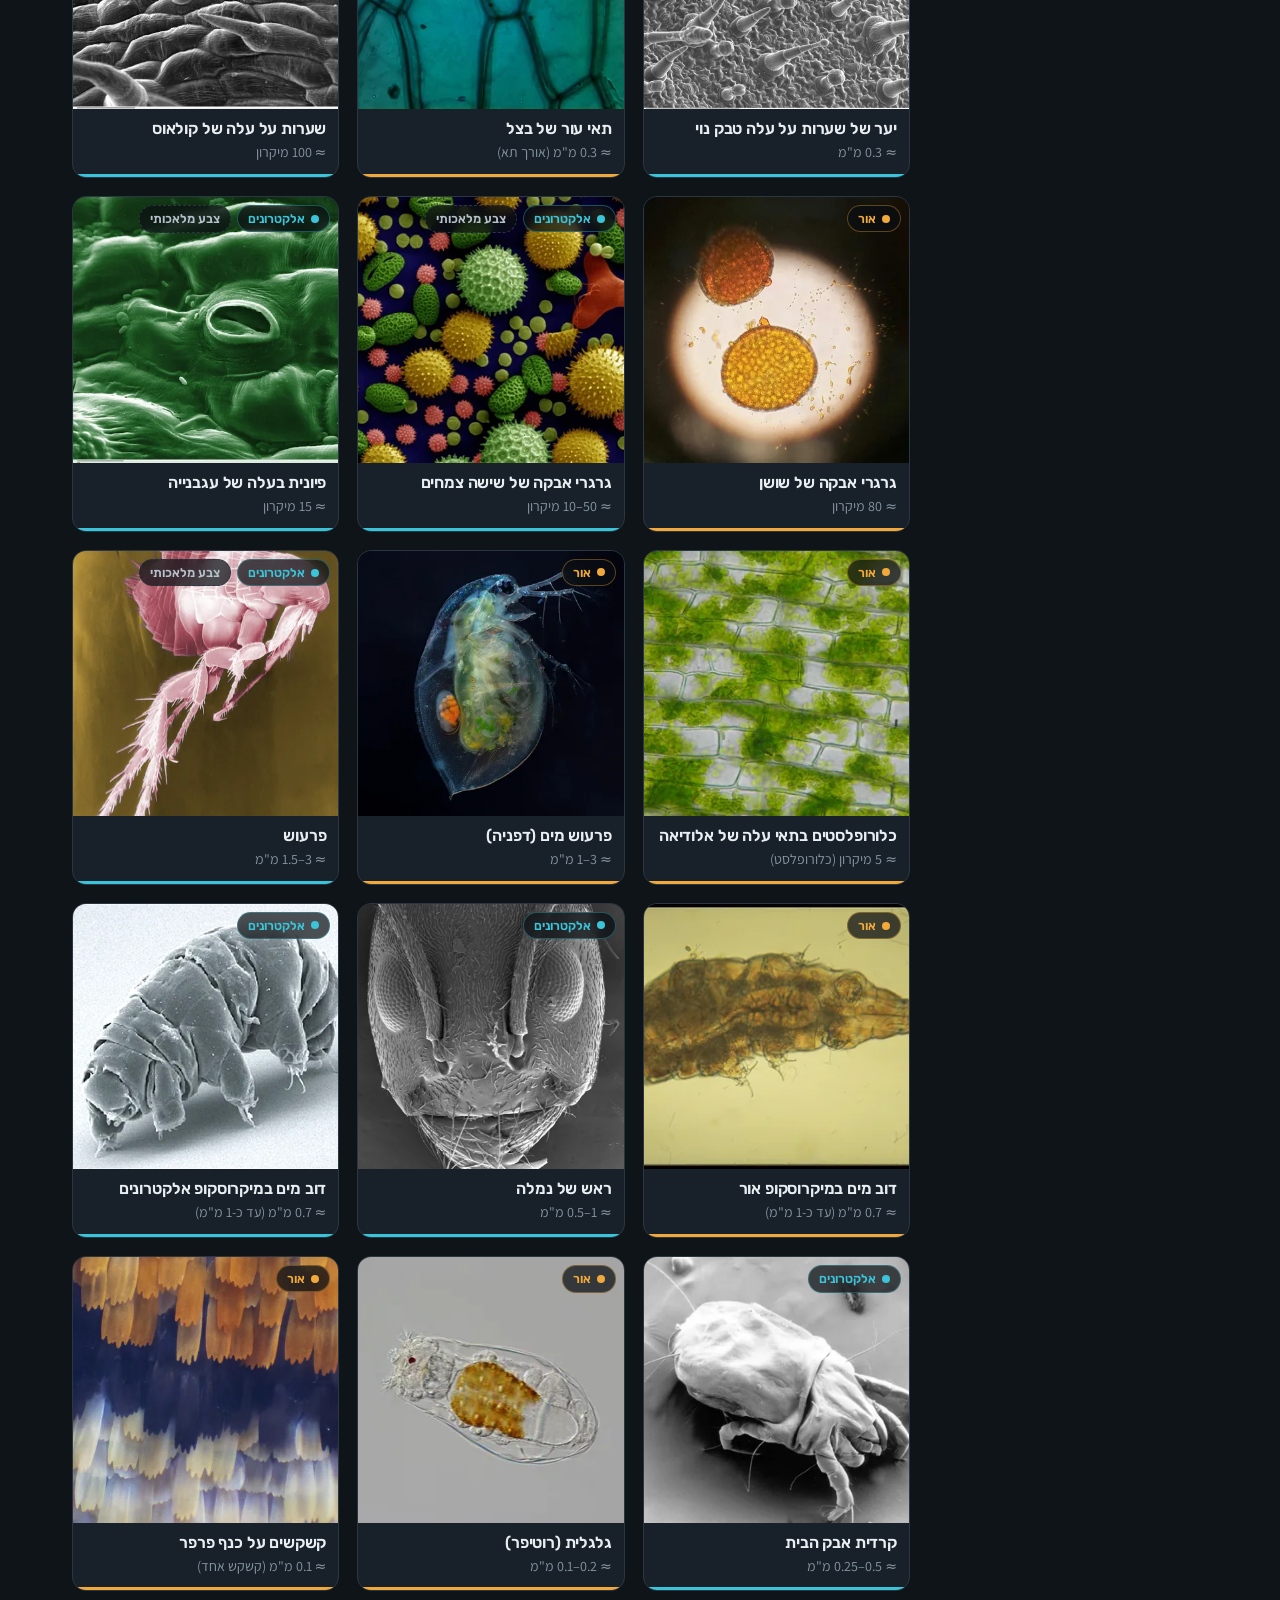
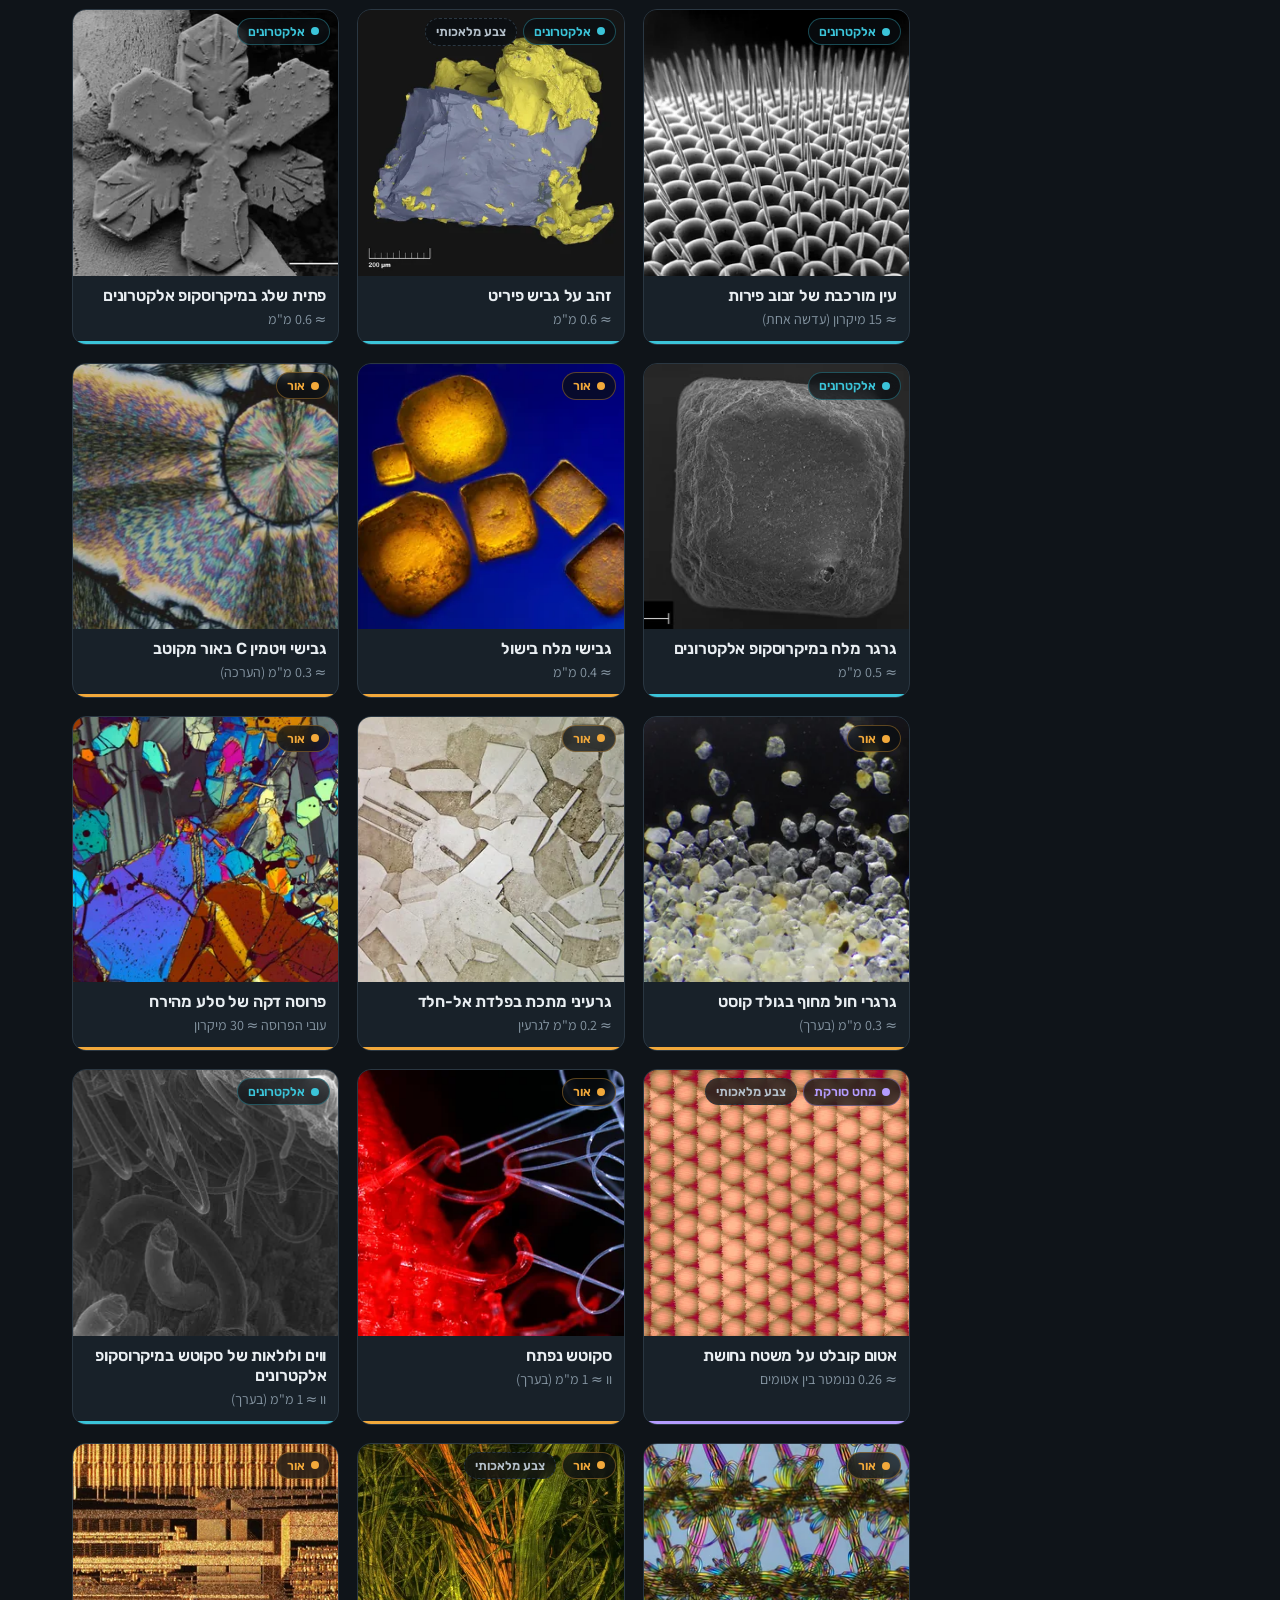
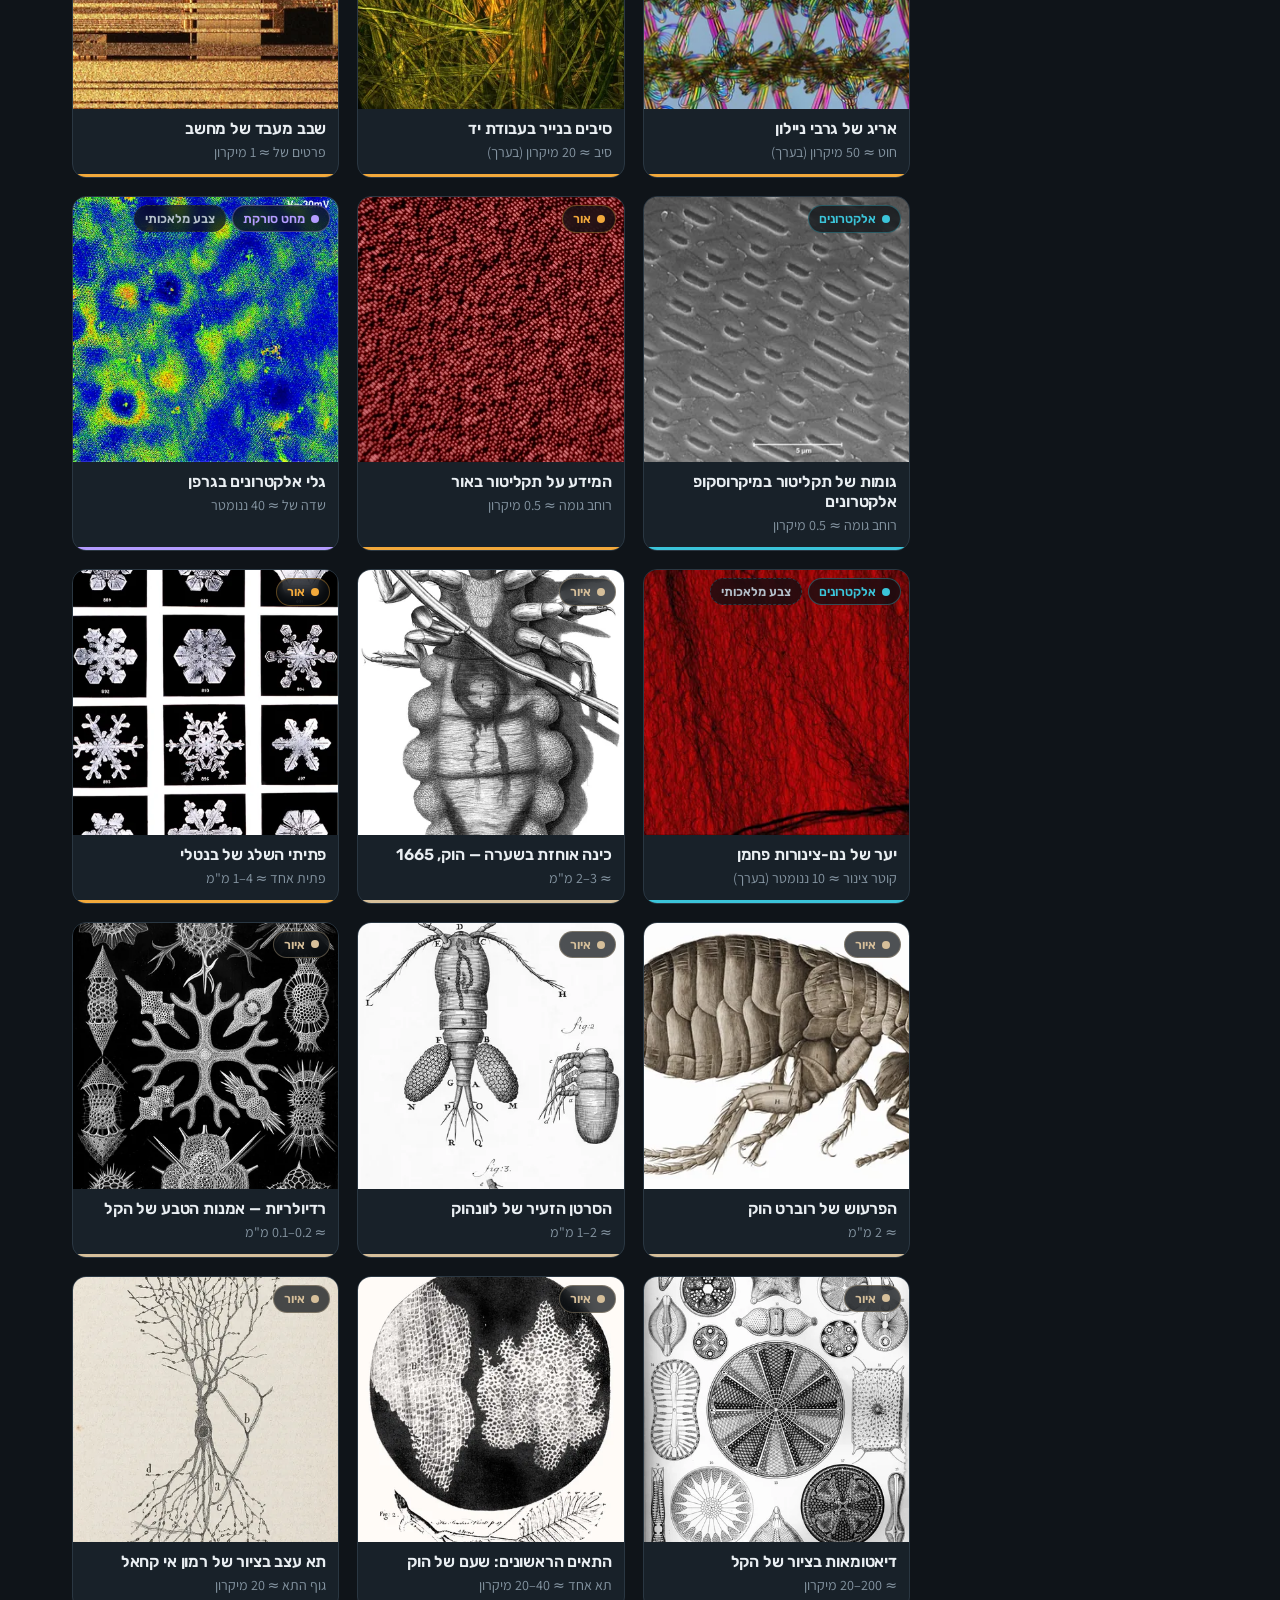
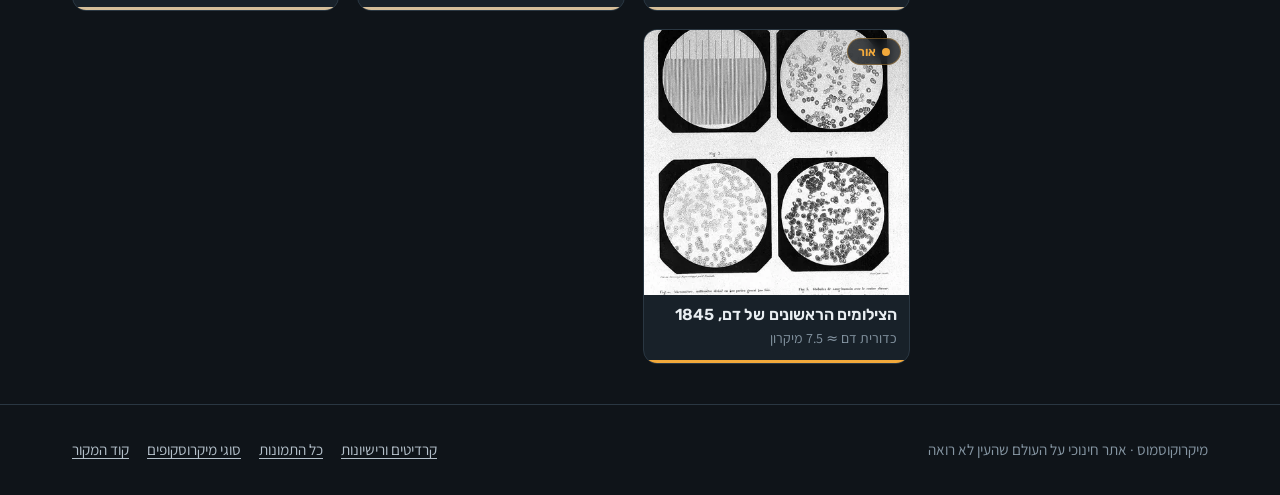
<file: gallery.html>
<!doctype html>
<html lang="he" dir="rtl" data-theme="dark">
<head>
<meta charset="utf-8">
<meta name="viewport" content="width=device-width, initial-scale=1">
<title>גלריה · מיקרוקוסמוס</title>
<meta name="description" content="כל תצלומי המיקרוסקופ באתר, עם סינון לפי נושא, סוג מיקרוסקופ וטכניקה.">
<meta name="theme-color" content="#0f1419">
<meta property="og:type" content="website">
<meta property="og:locale" content="he_IL">
<meta property="og:title" content="גלריה · מיקרוקוסמוס">
<meta property="og:description" content="כל תצלומי המיקרוסקופ באתר, עם סינון לפי נושא, סוג מיקרוסקופ וטכניקה.">
<meta property="og:image" content="https://nadaval56.github.io/microscope/img/og-default.jpg">
<meta name="twitter:card" content="summary_large_image">
<link rel="icon" href="img/favicon.svg" type="image/svg+xml">
<link rel="preload" href="fonts/assistant-hebrew.woff2" as="font" type="font/woff2" crossorigin>
<link rel="preload" href="fonts/rubik-hebrew.woff2" as="font" type="font/woff2" crossorigin>
<link rel="stylesheet" href="css/fonts.css">
<link rel="stylesheet" href="css/style.css">
<script>try{var t=JSON.parse(localStorage.getItem('mk:theme'))}catch(e){}document.documentElement.dataset.theme=t||'dark';</script>
<script type="module" src="js/pages/gallery.js"></script>
</head>
<body>
<a class="skip-link" href="#main">דילוג לתוכן</a>
<header id="site-header"></header>
<main id="main">
  <div class="container page-head">
    <span class="eyebrow">גלריה</span>
    <h1>הגלריה</h1>
    <p>כל תמונה צולמה במיקרוסקופ אמיתי, ויש לה הסבר, קנה מידה וקרדיט. אפשר לשלב כמה מסננים יחד.</p>
  </div>
  <div class="container gallery-layout">
    <aside class="filters" id="filters" aria-label="סינון">
      <div class="drawer-head"><h2 style="font-size:1.2rem;margin:0">סינון ומיון</h2><button class="icon-btn" id="close-filters" aria-label="סגירת הסינון"></button></div>
      <div class="search-box"><label class="visually-hidden" for="q">חיפוש</label><input id="q" type="search" placeholder="חיפוש: אבקה, דם, גביש…" autocomplete="off"><span id="search-ico"></span></div>
      <div class="filter-group"><h3>סוג מיקרוסקופ</h3><div class="chips" id="f-micro"></div></div>
      <div class="filter-group"><h3>נושא</h3><div class="chips" id="f-cat"></div></div>
      <div class="filter-group"><h3>טכניקה</h3><div class="chips" id="f-tech"></div></div>
      <div class="filter-group"><h3><label for="sort">מיון</label></h3>
        <select id="sort" class="select">
          <option value="topic">לפי נושא</option>
          <option value="size-desc">לפי גודל: מהגדול לקטן</option>
          <option value="size-asc">לפי גודל: מהקטן לגדול</option>
        </select></div>
      <button class="btn btn-sm" id="clear" type="button">ניקוי כל המסננים</button>
      <div class="drawer-foot"><button class="btn btn-primary" id="apply-filters" type="button">הצגת התוצאות</button></div>
    </aside>
    <div class="scrim" id="scrim"></div>
    <section aria-labelledby="results-h"><h2 id="results-h" class="visually-hidden">תוצאות</h2>
      <div class="gallery-toolbar">
        <span class="result-count" id="count" aria-live="polite"></span>
        <button class="btn btn-sm filter-toggle" id="open-filters" type="button" aria-controls="filters" aria-expanded="false"></button>
      </div>
      <div class="img-grid" id="grid"><div class="loading">טוען…</div></div>
    </section>
  </div>
</main>
<footer id="site-footer"></footer>
</body>
</html>
</file>
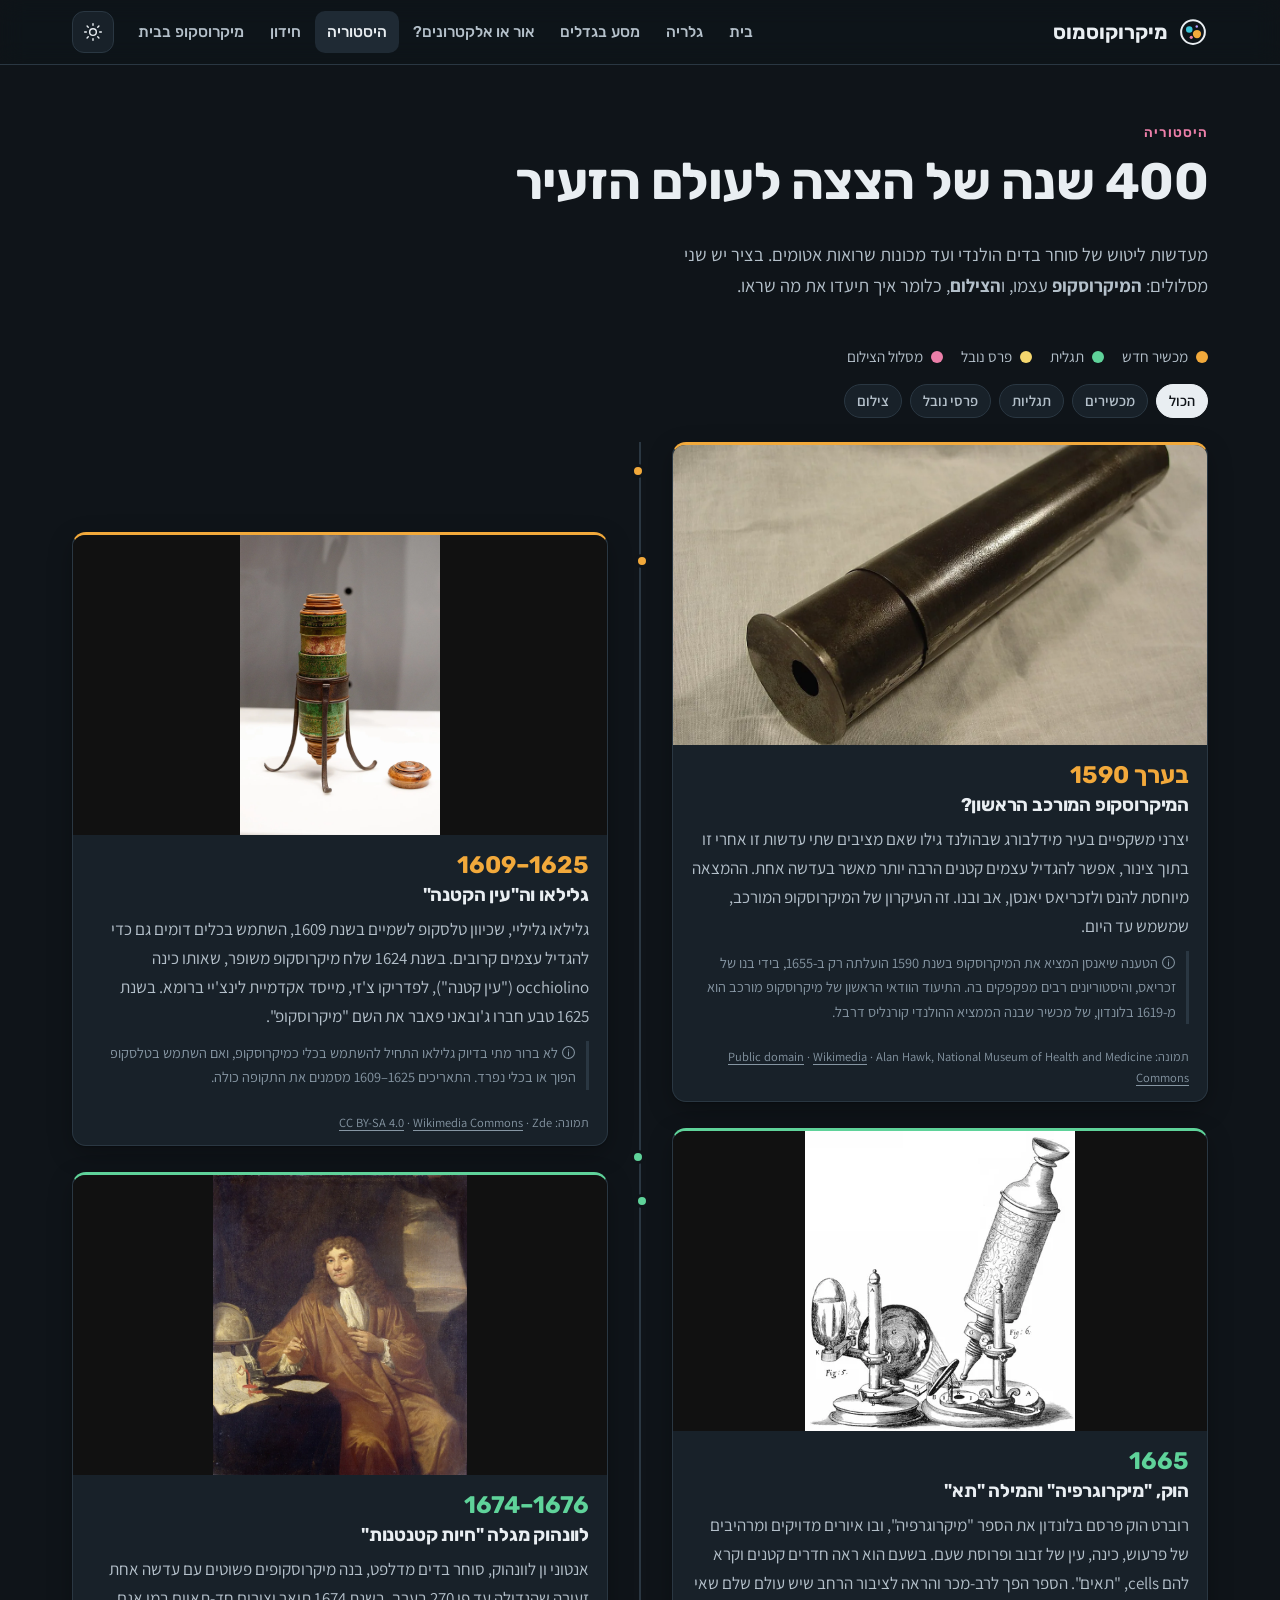
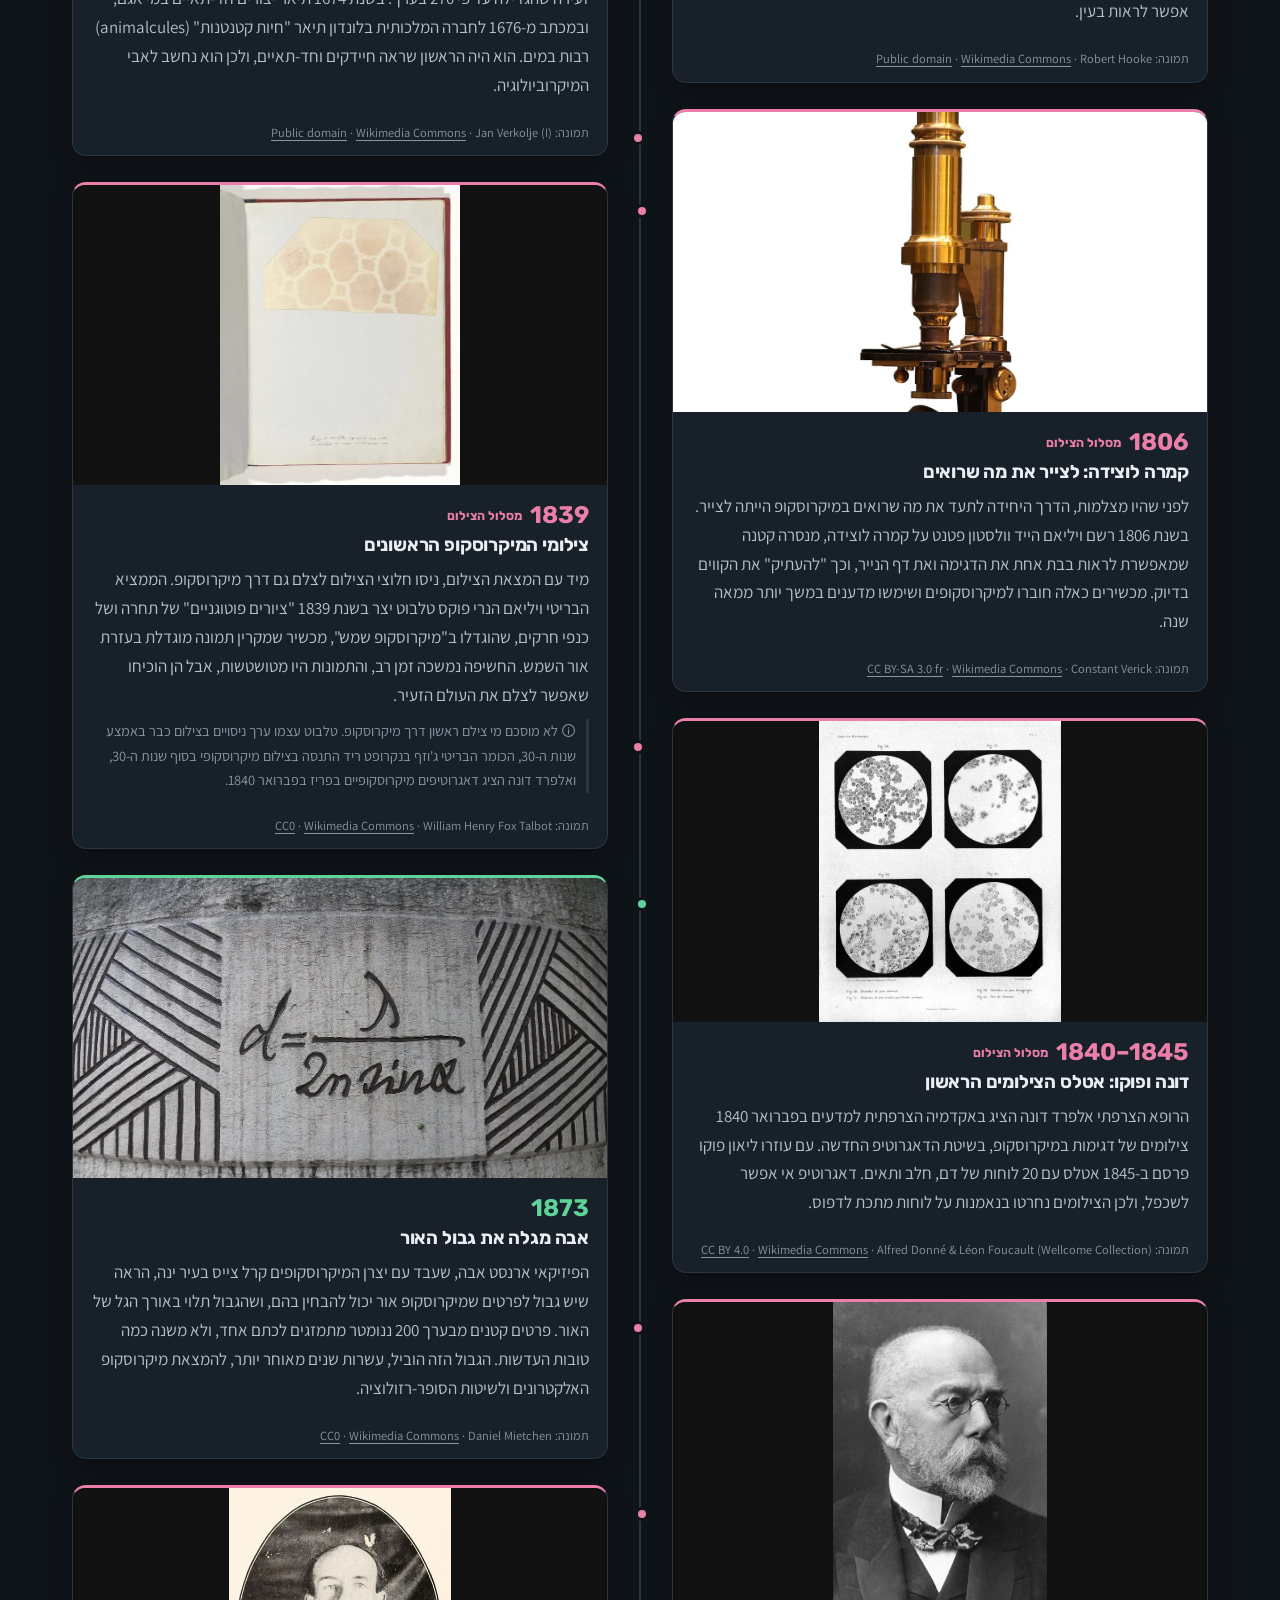
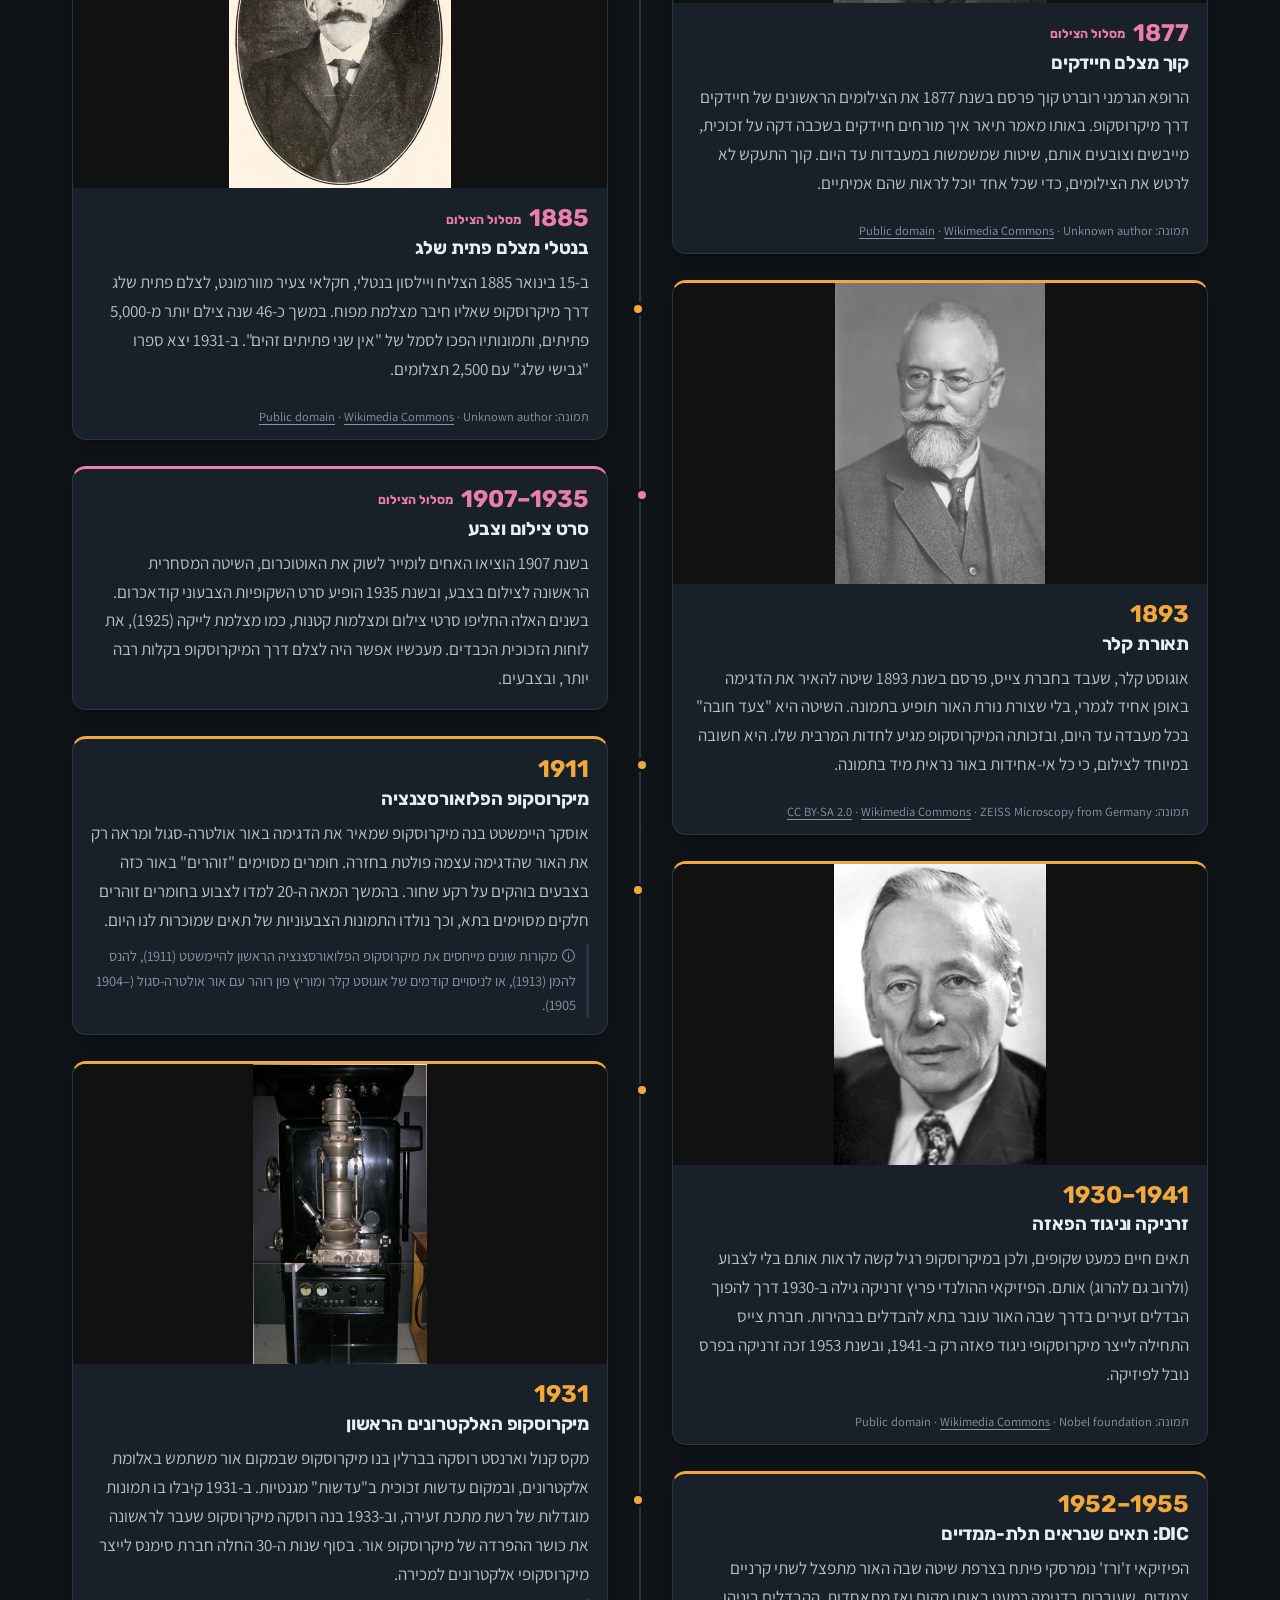
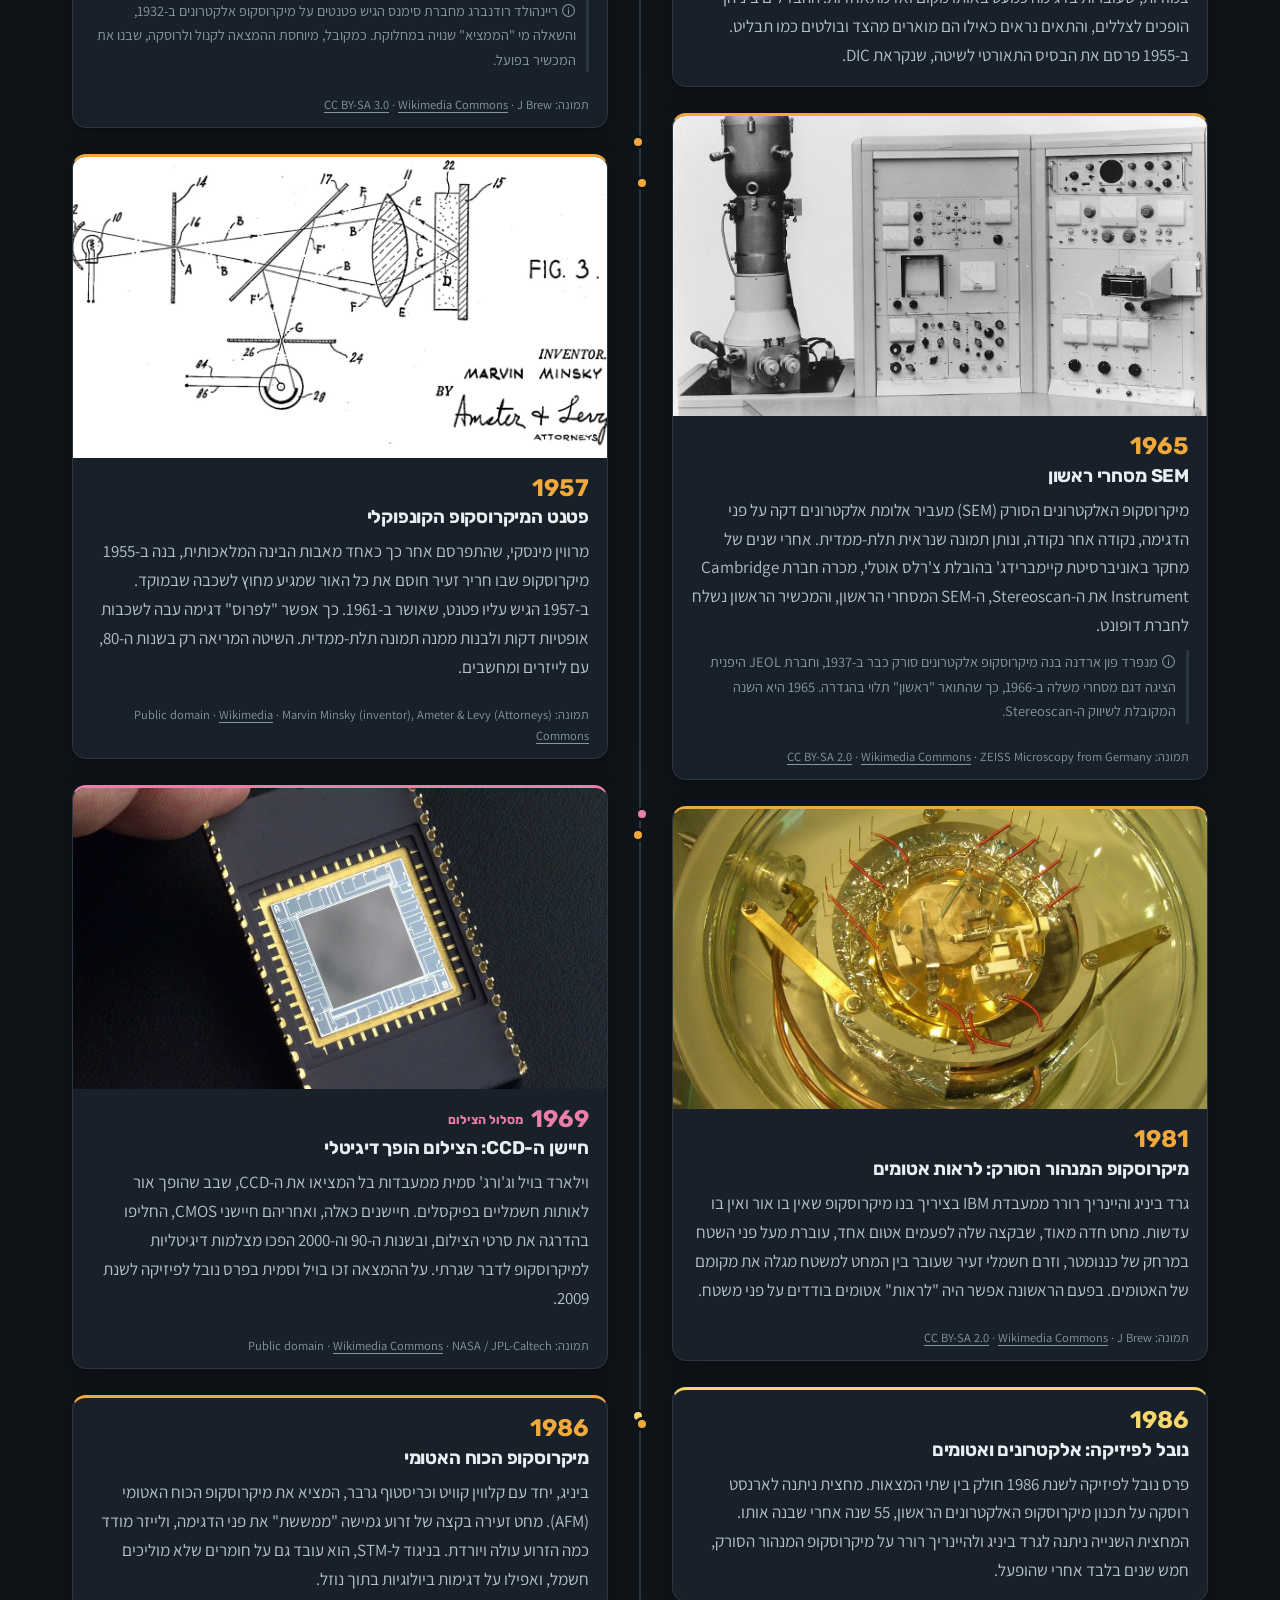
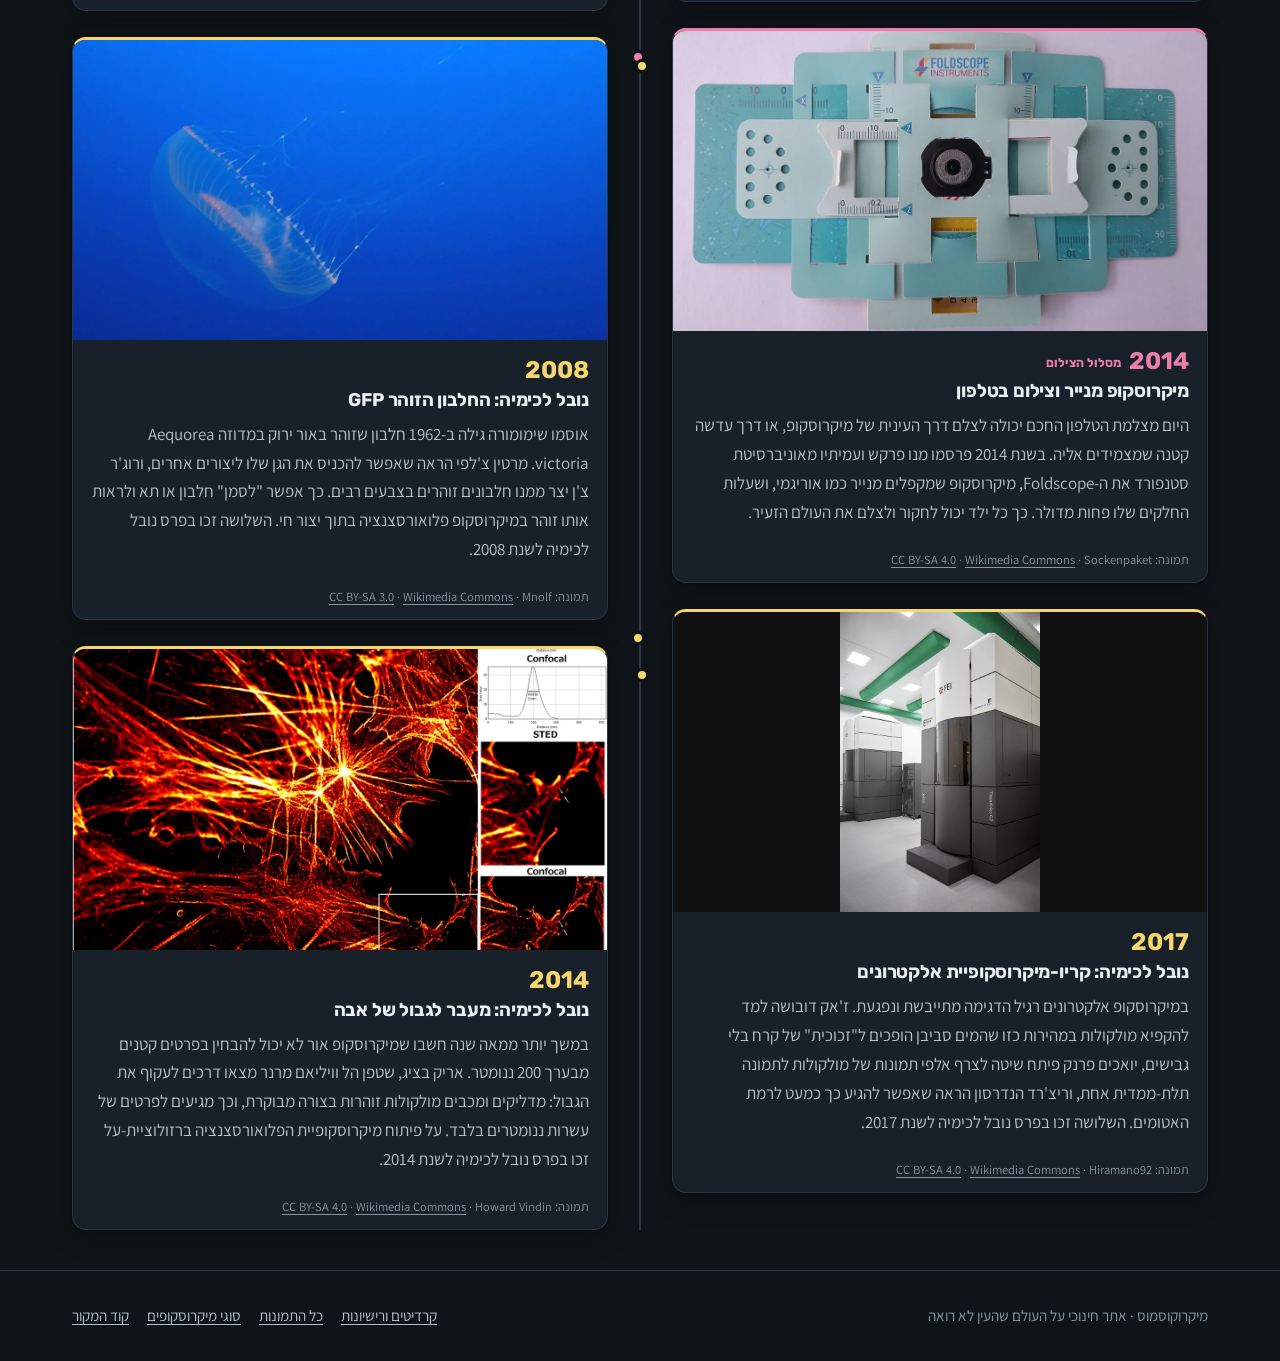
<file: history.html>
<!doctype html>
<html lang="he" dir="rtl" data-theme="dark">
<head>
<meta charset="utf-8">
<meta name="viewport" content="width=device-width, initial-scale=1">
<title>היסטוריה · מיקרוקוסמוס</title>
<meta name="description" content="ציר הזמן של המיקרוסקופ ושל הצילום דרך המיקרוסקופ.">
<meta name="theme-color" content="#0f1419">
<meta property="og:type" content="website">
<meta property="og:locale" content="he_IL">
<meta property="og:title" content="היסטוריה · מיקרוקוסמוס">
<meta property="og:description" content="ציר הזמן של המיקרוסקופ ושל הצילום דרך המיקרוסקופ.">
<meta property="og:image" content="https://nadaval56.github.io/microscope/img/og-default.jpg">
<meta name="twitter:card" content="summary_large_image">
<link rel="icon" href="img/favicon.svg" type="image/svg+xml">
<link rel="preload" href="fonts/assistant-hebrew.woff2" as="font" type="font/woff2" crossorigin>
<link rel="preload" href="fonts/rubik-hebrew.woff2" as="font" type="font/woff2" crossorigin>
<link rel="stylesheet" href="css/fonts.css">
<link rel="stylesheet" href="css/style.css">
<script>try{var t=JSON.parse(localStorage.getItem('mk:theme'))}catch(e){}document.documentElement.dataset.theme=t||'dark';</script>
<script type="module" src="js/pages/history.js"></script>
</head>
<body>
<a class="skip-link" href="#main">דילוג לתוכן</a>
<header id="site-header"></header>
<main id="main">
  <div class="container page-head">
    <span class="eyebrow">היסטוריה</span>
    <h1>400 שנה של הצצה לעולם הזעיר</h1>
    <p>מעדשות ליטוש של סוחר בדים הולנדי ועד מכונות שרואות אטומים. בציר יש שני מסלולים: <b>המיקרוסקופ</b> עצמו, ו<b>הצילום</b>, כלומר איך תיעדו את מה שראו.</p>
  </div>
  <section class="container" aria-label="ציר זמן">
    <div class="track-legend">
      <span><i style="background:var(--light)"></i>מכשיר חדש</span>
      <span><i style="background:var(--ok)"></i>תגלית</span>
      <span><i style="background:#f5d76e"></i>פרס נובל</span>
      <span><i style="background:var(--brand)"></i>מסלול הצילום</span>
    </div>
    <div class="tl-filters chips" id="tl-filters" role="group" aria-label="סינון אירועים"></div>
    <div class="timeline" id="timeline"><div class="loading">טוען…</div></div>
  </section>
</main>
<footer id="site-footer"></footer>
</body>
</html>
</file>
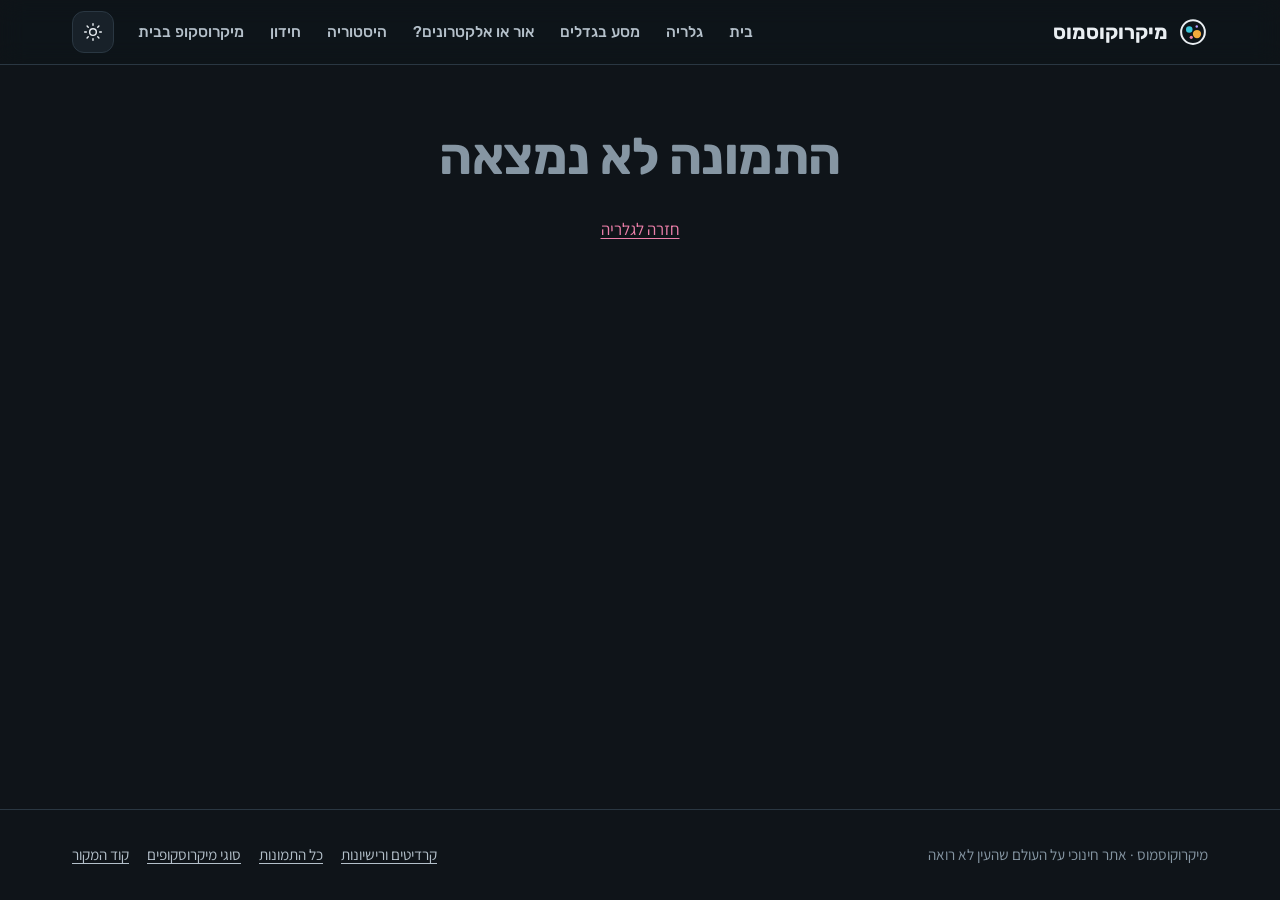
<file: image.html>
<!doctype html>
<html lang="he" dir="rtl" data-theme="dark">
<head>
<meta charset="utf-8">
<meta name="viewport" content="width=device-width, initial-scale=1">
<title>תמונה · מיקרוקוסמוס</title>
<meta name="description" content="תצלום מיקרוסקופ עם הסבר, קנה מידה וקרדיט.">
<meta name="theme-color" content="#0f1419">
<meta property="og:type" content="website">
<meta property="og:locale" content="he_IL">
<meta property="og:title" content="תמונה · מיקרוקוסמוס">
<meta property="og:description" content="תצלום מיקרוסקופ עם הסבר, קנה מידה וקרדיט.">
<meta property="og:image" content="https://nadaval56.github.io/microscope/img/og-default.jpg">
<meta name="twitter:card" content="summary_large_image">
<link rel="icon" href="img/favicon.svg" type="image/svg+xml">
<link rel="preload" href="fonts/assistant-hebrew.woff2" as="font" type="font/woff2" crossorigin>
<link rel="preload" href="fonts/rubik-hebrew.woff2" as="font" type="font/woff2" crossorigin>
<link rel="stylesheet" href="css/fonts.css">
<link rel="stylesheet" href="css/style.css">
<script>try{var t=JSON.parse(localStorage.getItem('mk:theme'))}catch(e){}document.documentElement.dataset.theme=t||'dark';</script>
<script type="module" src="js/pages/image.js"></script>
</head>
<body>
<a class="skip-link" href="#main">דילוג לתוכן</a>
<header id="site-header"></header>
<main id="main">
  <div class="container" id="image-root"><div class="loading">טוען…</div></div>
</main>
<footer id="site-footer"></footer>
</body>
</html>
</file>
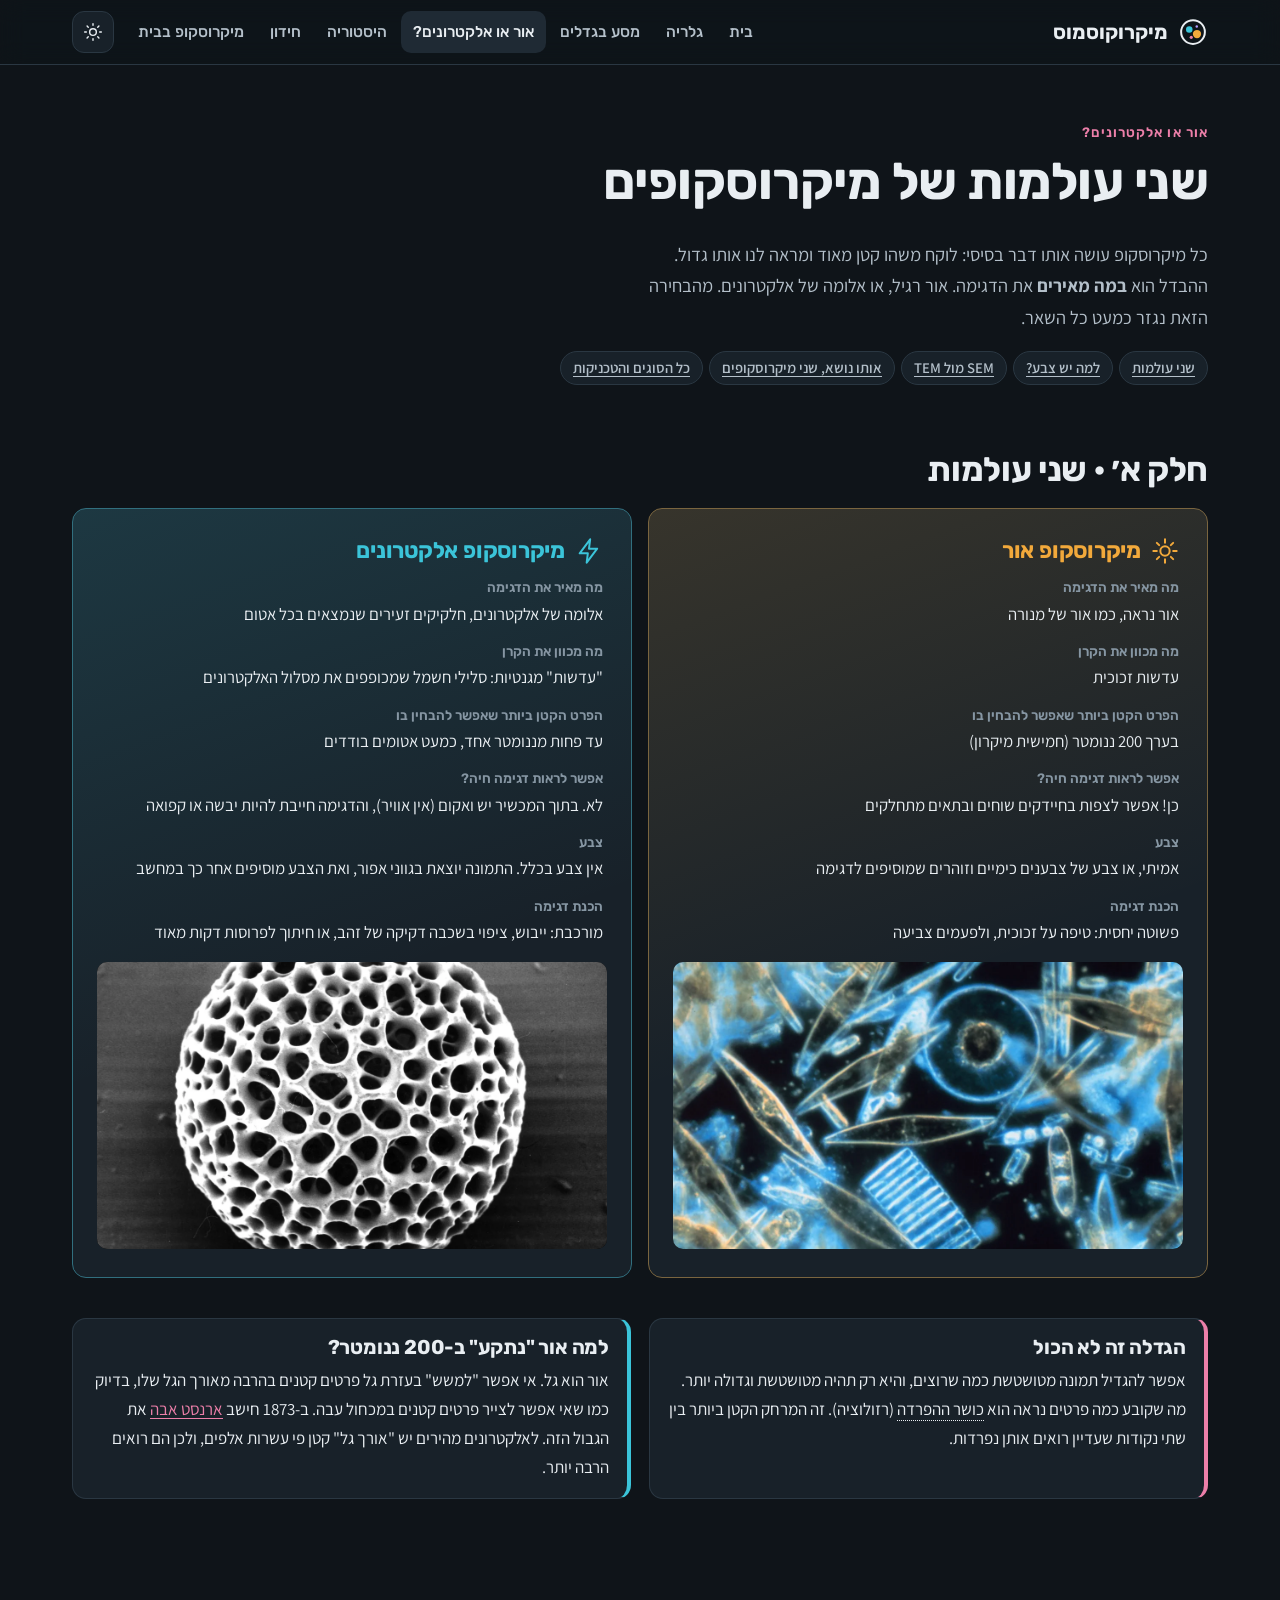
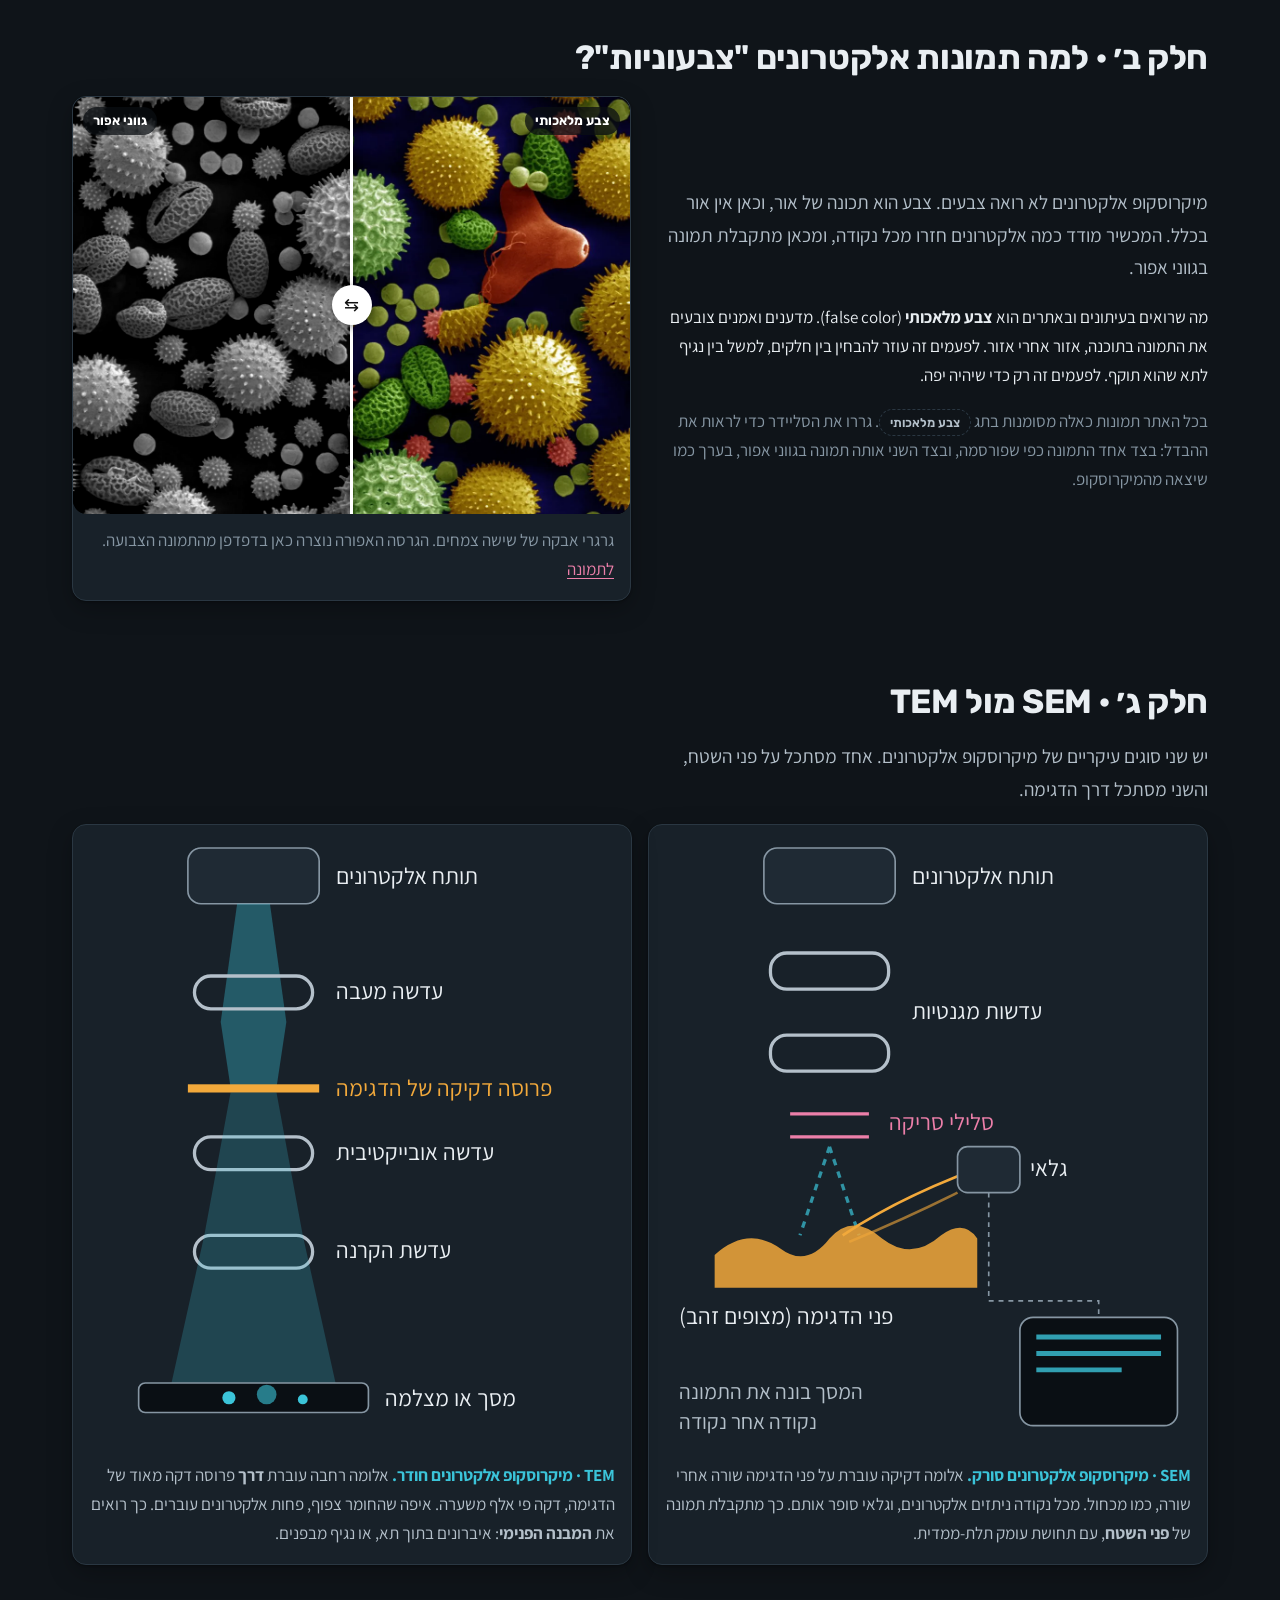
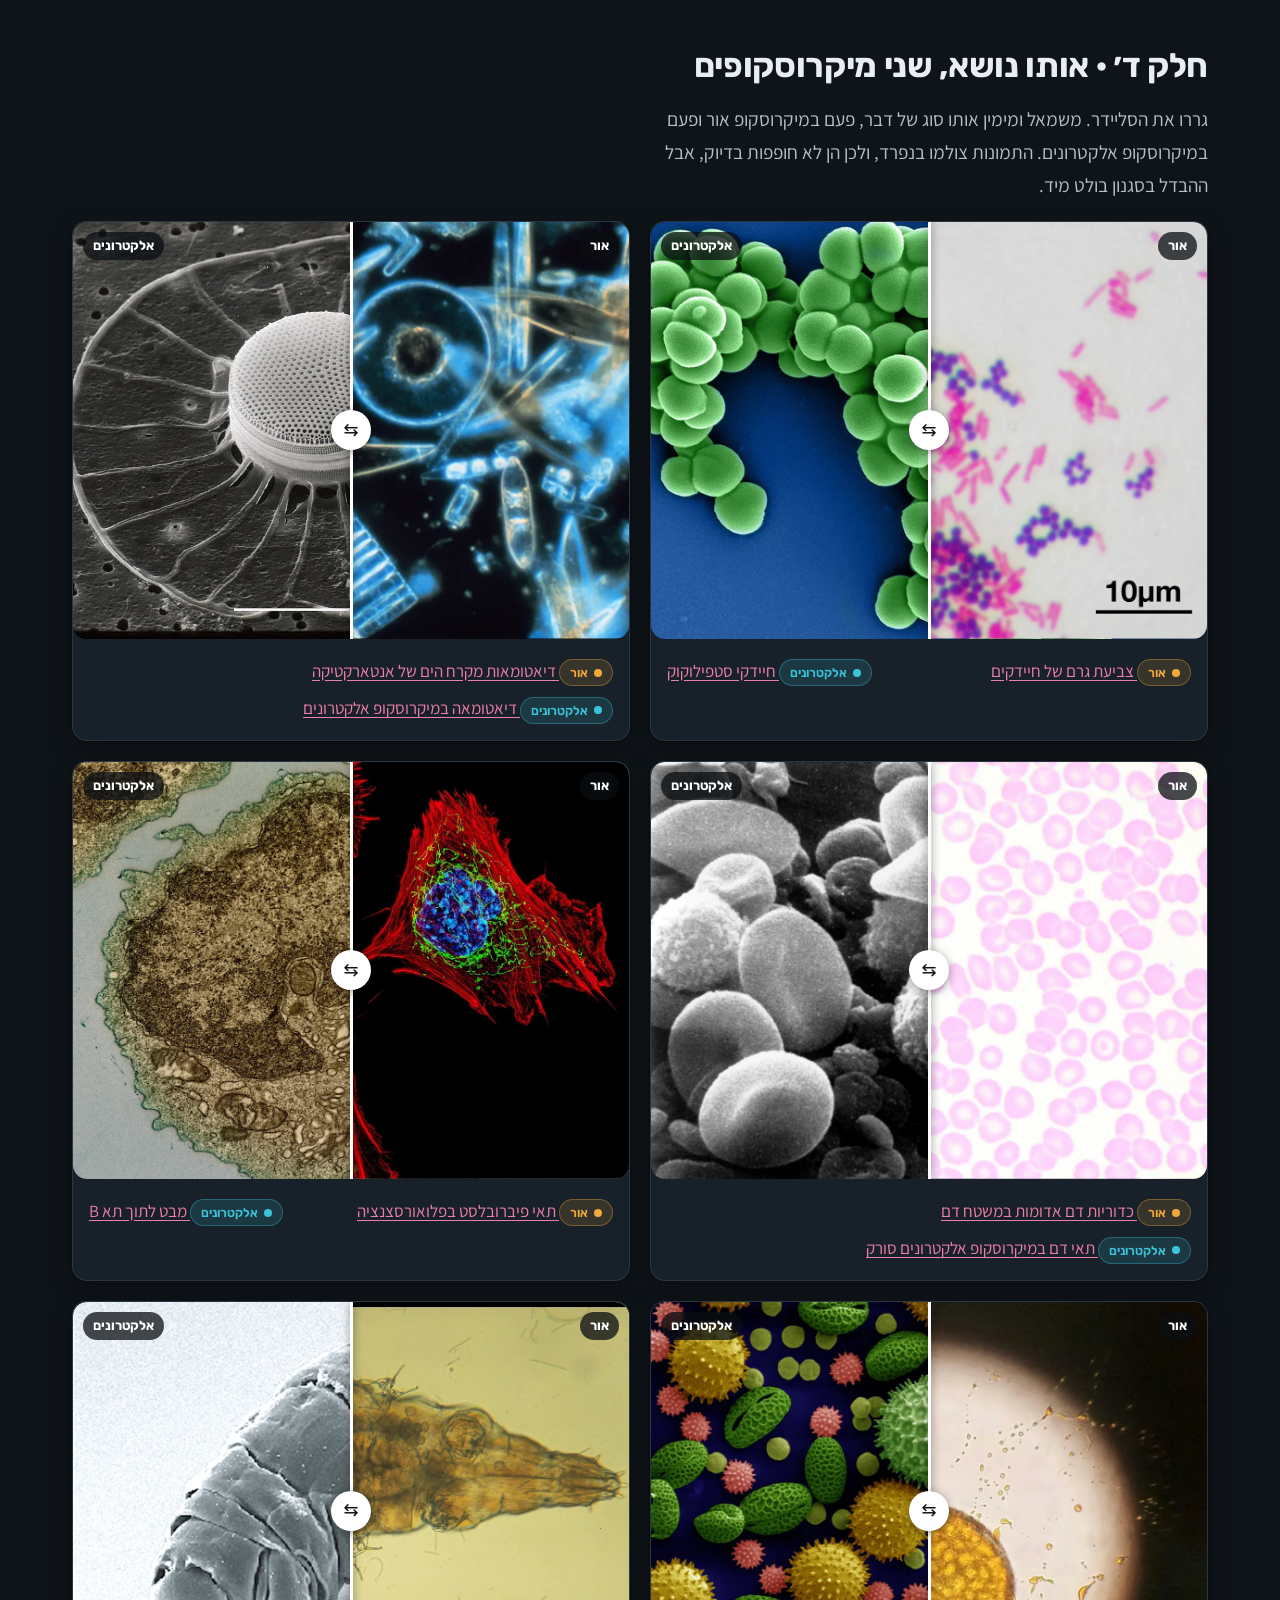
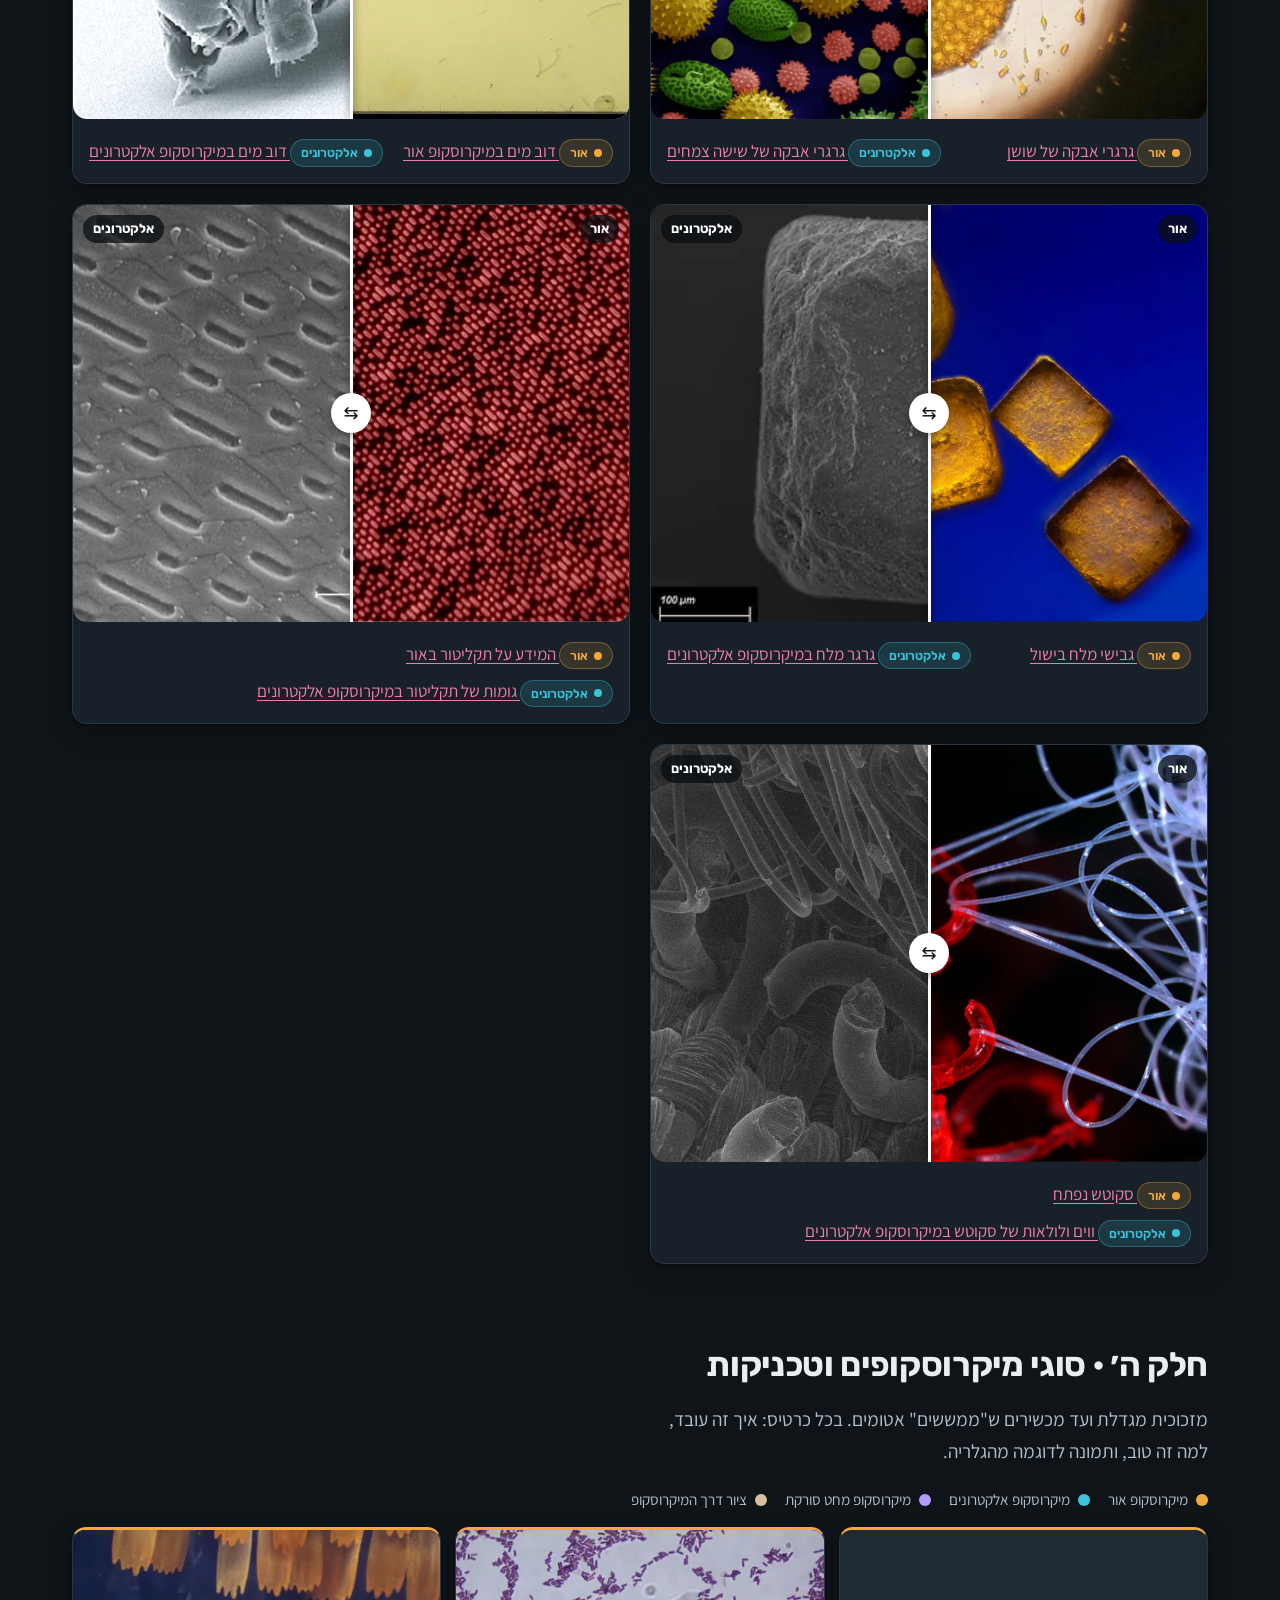
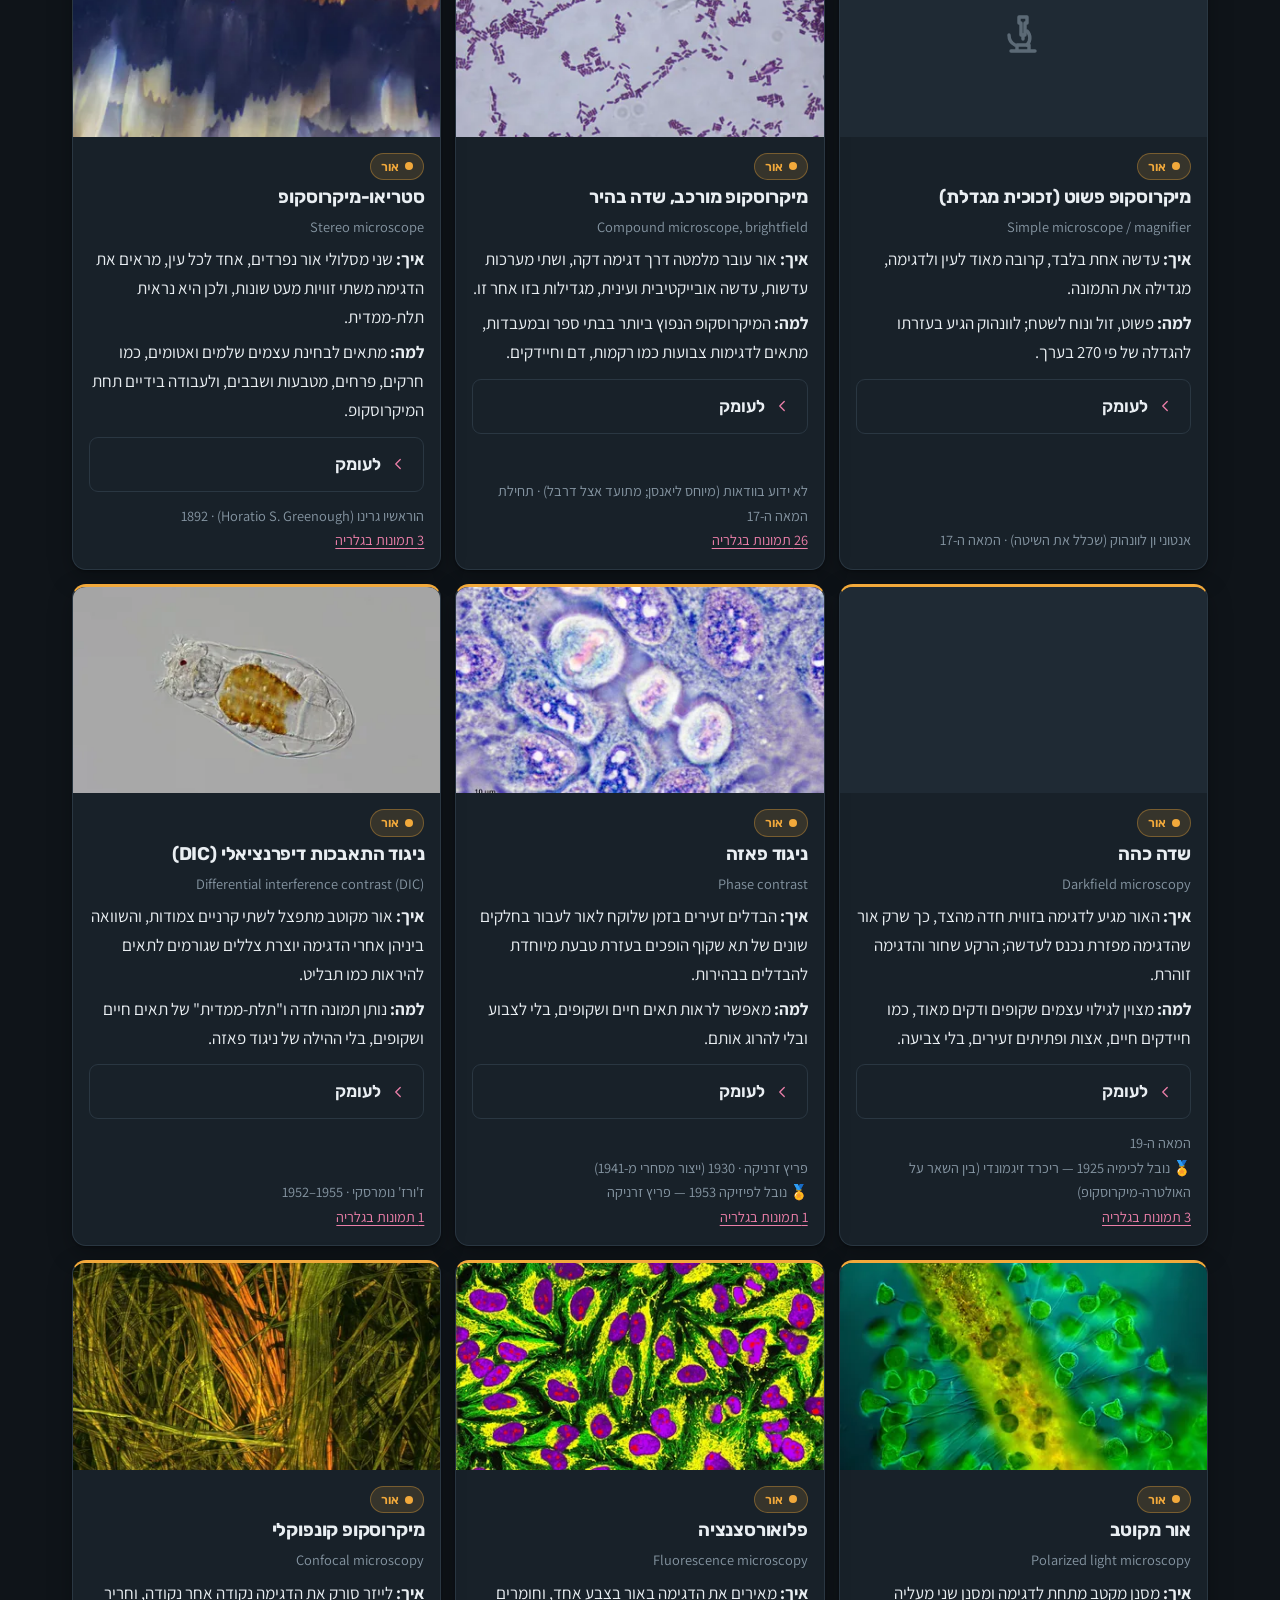
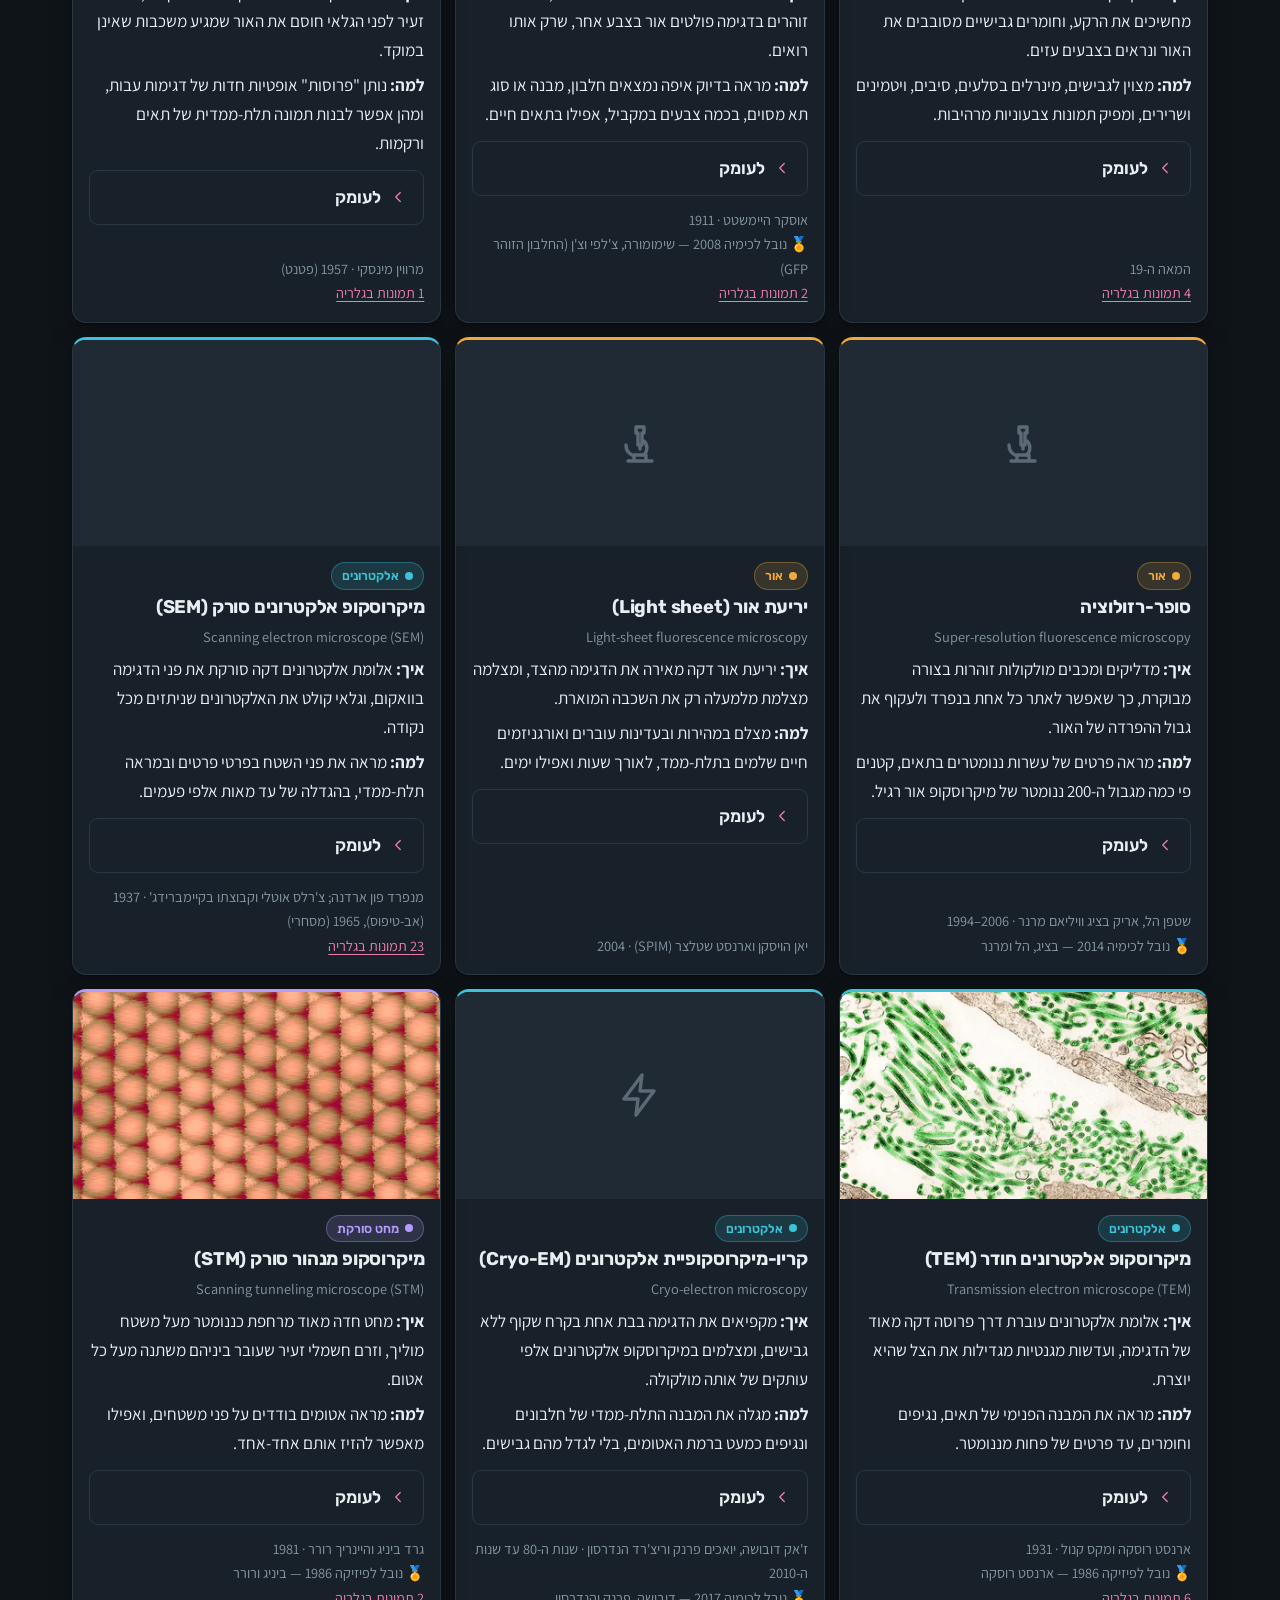
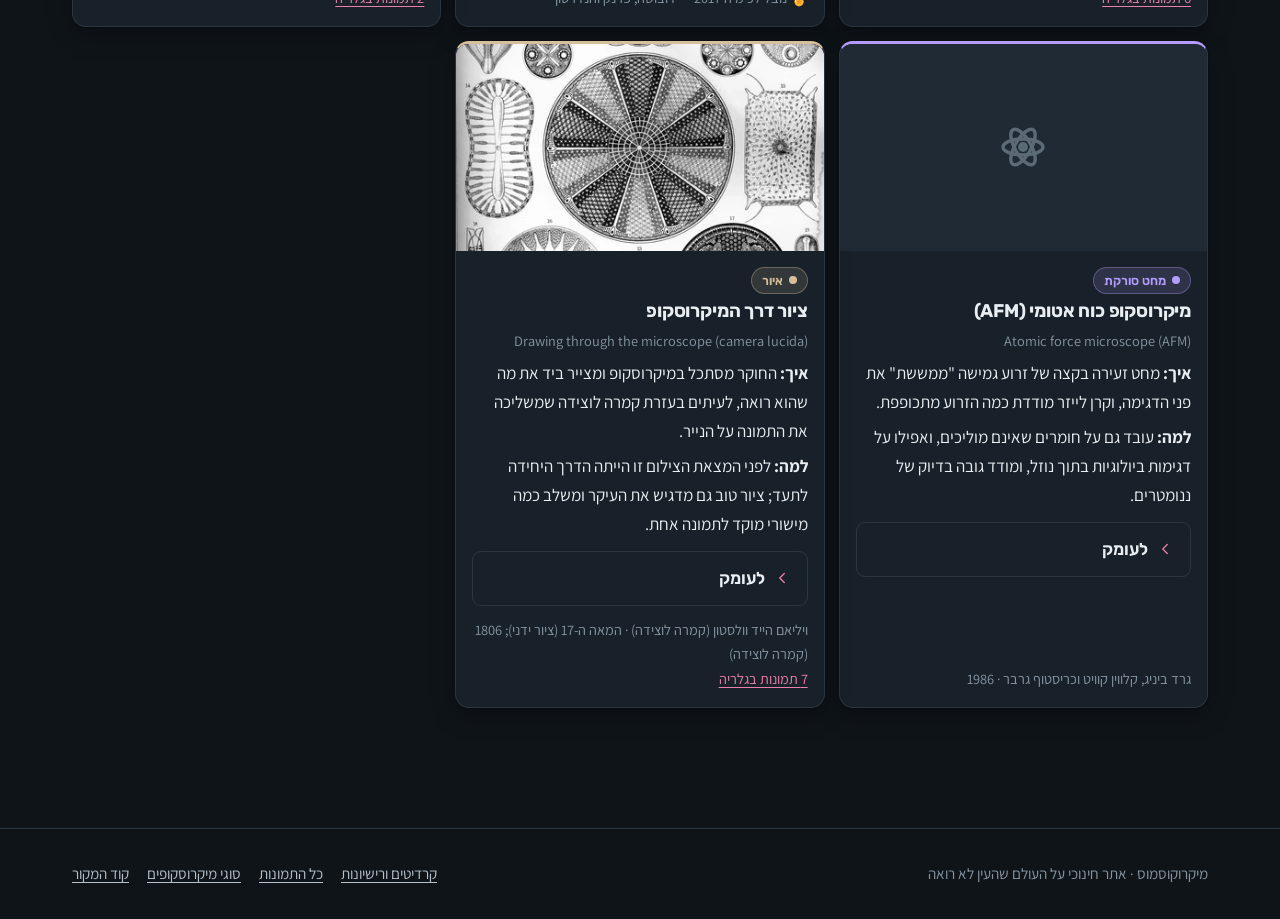
<file: microscopes.html>
<!doctype html>
<html lang="he" dir="rtl" data-theme="dark">
<head>
<meta charset="utf-8">
<meta name="viewport" content="width=device-width, initial-scale=1">
<title>אור או אלקטרונים? · מיקרוקוסמוס</title>
<meta name="description" content="מיקרוסקופ אור מול מיקרוסקופ אלקטרונים, SEM מול TEM, וכל סוגי המיקרוסקופים.">
<meta name="theme-color" content="#0f1419">
<meta property="og:type" content="website">
<meta property="og:locale" content="he_IL">
<meta property="og:title" content="אור או אלקטרונים? · מיקרוקוסמוס">
<meta property="og:description" content="מיקרוסקופ אור מול מיקרוסקופ אלקטרונים, SEM מול TEM, וכל סוגי המיקרוסקופים.">
<meta property="og:image" content="https://nadaval56.github.io/microscope/img/og-default.jpg">
<meta name="twitter:card" content="summary_large_image">
<link rel="icon" href="img/favicon.svg" type="image/svg+xml">
<link rel="preload" href="fonts/assistant-hebrew.woff2" as="font" type="font/woff2" crossorigin>
<link rel="preload" href="fonts/rubik-hebrew.woff2" as="font" type="font/woff2" crossorigin>
<link rel="stylesheet" href="css/fonts.css">
<link rel="stylesheet" href="css/style.css">
<script>try{var t=JSON.parse(localStorage.getItem('mk:theme'))}catch(e){}document.documentElement.dataset.theme=t||'dark';</script>
<script type="module" src="js/pages/microscopes.js"></script>
</head>
<body>
<a class="skip-link" href="#main">דילוג לתוכן</a>
<header id="site-header"></header>
<main id="main">
  <div class="container page-head">
    <span class="eyebrow">אור או אלקטרונים?</span>
    <h1>שני עולמות של מיקרוסקופים</h1>
    <p>כל מיקרוסקופ עושה אותו דבר בסיסי: לוקח משהו קטן מאוד ומראה לנו אותו גדול. ההבדל הוא <b>במה מאירים</b> את הדגימה. אור רגיל, או אלומה של אלקטרונים. מהבחירה הזאת נגזר כמעט כל השאר.</p>
    <nav class="chips" aria-label="ניווט בעמוד" style="margin-top:14px">
      <a class="chip" href="#worlds">שני עולמות</a>
      <a class="chip" href="#color">למה יש צבע?</a>
      <a class="chip" href="#sem-tem">SEM מול TEM</a>
      <a class="chip" href="#pairs">אותו נושא, שני מיקרוסקופים</a>
      <a class="chip" href="#techniques">כל הסוגים והטכניקות</a>
    </nav>
  </div>

  <section class="container section-tight" id="worlds" aria-labelledby="worlds-title">
    <h2 id="worlds-title">חלק א׳ · שני עולמות</h2>
    <div class="versus">
      <div class="world light">
        <h3><svg viewBox="0 0 24 24" fill="none" stroke="currentColor" stroke-width="1.7" stroke-linecap="round" aria-hidden="true"><circle cx="12" cy="12" r="4"/><path d="M12 2v3M12 19v3M2 12h3M19 12h3M5 5l2 2M17 17l2 2M5 19l2-2M17 7l2-2"/></svg>מיקרוסקופ אור</h3>
        <dl>
          <div><dt>מה מאיר את הדגימה</dt><dd>אור נראה, כמו אור של מנורה</dd></div>
          <div><dt>מה מכוון את הקרן</dt><dd>עדשות זכוכית</dd></div>
          <div><dt>הפרט הקטן ביותר שאפשר להבחין בו</dt><dd>בערך 200 ננומטר (חמישית מיקרון)</dd></div>
          <div><dt>אפשר לראות דגימה חיה?</dt><dd>כן! אפשר לצפות בחיידקים שוחים ובתאים מתחלקים</dd></div>
          <div><dt>צבע</dt><dd>אמיתי, או צבע של צבענים כימיים וזוהרים שמוסיפים לדגימה</dd></div>
          <div><dt>הכנת דגימה</dt><dd>פשוטה יחסית: טיפה על זכוכית, ולפעמים צביעה</dd></div>
        </dl>
        <div class="sample" id="sample-light"></div>
      </div>
      <div class="world electron">
        <h3><svg viewBox="0 0 24 24" fill="none" stroke="currentColor" stroke-width="1.7" stroke-linecap="round" stroke-linejoin="round" aria-hidden="true"><path d="M13 2 4 14h7l-1 8 9-12h-7z"/></svg>מיקרוסקופ אלקטרונים</h3>
        <dl>
          <div><dt>מה מאיר את הדגימה</dt><dd>אלומה של אלקטרונים, חלקיקים זעירים שנמצאים בכל אטום</dd></div>
          <div><dt>מה מכוון את הקרן</dt><dd>"עדשות" מגנטיות: סלילי חשמל שמכופפים את מסלול האלקטרונים</dd></div>
          <div><dt>הפרט הקטן ביותר שאפשר להבחין בו</dt><dd>עד פחות מננומטר אחד, כמעט אטומים בודדים</dd></div>
          <div><dt>אפשר לראות דגימה חיה?</dt><dd>לא. בתוך המכשיר יש ואקום (אין אוויר), והדגימה חייבת להיות יבשה או קפואה</dd></div>
          <div><dt>צבע</dt><dd>אין צבע בכלל. התמונה יוצאת בגווני אפור, ואת הצבע מוסיפים אחר כך במחשב</dd></div>
          <div><dt>הכנת דגימה</dt><dd>מורכבת: ייבוש, ציפוי בשכבה דקיקה של זהב, או חיתוך לפרוסות דקות מאוד</dd></div>
        </dl>
        <div class="sample" id="sample-electron"></div>
      </div>
    </div>

    <div class="grid-2" style="margin-top:22px">
      <div class="callout">
        <h3 style="margin-bottom:.3em">הגדלה זה לא הכול</h3>
        <p style="margin:0">אפשר להגדיל תמונה מטושטשת כמה שרוצים, והיא רק תהיה מטושטשת וגדולה יותר. מה שקובע כמה פרטים נראה הוא <span class="term" tabindex="0" data-tip="המרחק הקטן ביותר בין שתי נקודות שעדיין רואים אותן כשתי נקודות נפרדות">כושר ההפרדה</span> (רזולוציה). זה המרחק הקטן ביותר בין שתי נקודות שעדיין רואים אותן נפרדות.</p>
      </div>
      <div class="callout" style="border-inline-start-color:var(--electron)">
        <h3 style="margin-bottom:.3em">למה אור "נתקע" ב-200 ננומטר?</h3>
        <p style="margin:0">אור הוא גל. אי אפשר "למשש" בעזרת גל פרטים קטנים בהרבה מאורך הגל שלו, בדיוק כמו שאי אפשר לצייר פרטים קטנים במכחול עבה. ב-1873 חישב <a href="history.html#abbe">ארנסט אבה</a> את הגבול הזה. לאלקטרונים מהירים יש "אורך גל" קטן פי עשרות אלפים, ולכן הם רואים הרבה יותר.</p>
      </div>
    </div>
  </section>

  <section class="container section" id="color" aria-labelledby="color-title">
    <h2 id="color-title">חלק ב׳ · למה תמונות אלקטרונים "צבעוניות"?</h2>
    <div class="grid-2" style="align-items:center">
      <div>
        <p class="lead">מיקרוסקופ אלקטרונים לא רואה צבעים. צבע הוא תכונה של אור, וכאן אין אור בכלל. המכשיר מודד כמה אלקטרונים חזרו מכל נקודה, ומכאן מתקבלת תמונה בגווני אפור.</p>
        <p>מה שרואים בעיתונים ובאתרים הוא <b>צבע מלאכותי</b> (false color). מדענים ואמנים צובעים את התמונה בתוכנה, אזור אחרי אזור. לפעמים זה עוזר להבחין בין חלקים, למשל בין נגיף לתא שהוא תוקף. לפעמים זה רק כדי שיהיה יפה.</p>
        <p class="muted">בכל האתר תמונות כאלה מסומנות בתג <span class="badge badge-false">צבע מלאכותי</span>. גררו את הסליידר כדי לראות את ההבדל: בצד אחד התמונה כפי שפורסמה, ובצד השני אותה תמונה בגווני אפור, בערך כמו שיצאה מהמיקרוסקופ.</p>
      </div>
      <figure class="card" style="margin:0" id="colorize-fig"></figure>
    </div>
  </section>

  <section class="container section" id="sem-tem" aria-labelledby="semtem-title" style="padding-top:0">
    <h2 id="semtem-title">חלק ג׳ · SEM מול TEM</h2>
    <p class="lead">יש שני סוגים עיקריים של מיקרוסקופ אלקטרונים. אחד מסתכל על פני השטח, והשני מסתכל דרך הדגימה.</p>
    <div class="diagram-row">
      <figure class="card diagram" style="margin:0">
        <svg viewBox="0 0 340 380" role="img" aria-labelledby="sem-svg-t" style="direction:ltr">
          <title id="sem-svg-t">תרשים של מיקרוסקופ אלקטרונים סורק: אלומה דקה סורקת את פני הדגימה, וגלאי בצד אוסף את האלקטרונים שניתזו ממנה</title>
          <defs><linearGradient id="beam1" x1="0" x2="0" y1="0" y2="1"><stop offset="0" stop-color="var(--electron)" stop-opacity=".9"/><stop offset="1" stop-color="var(--electron)" stop-opacity=".5"/></linearGradient></defs>
          <rect x="70" y="14" width="80" height="34" rx="8" fill="var(--surface-2)" stroke="var(--text-3)"/>
          <path d="M110 48 L110 250" stroke="url(#beam1)" stroke-width="5"/>
          <g fill="none" stroke="var(--text-2)" stroke-width="2"><rect x="74" y="78" width="72" height="22" rx="10"/><rect x="74" y="128" width="72" height="22" rx="10"/></g>
          <g stroke="var(--brand)" stroke-width="2"><path d="M86 176h48M86 190h48"/></g>
          <path d="M110 196 L 92 250 M110 196 L128 250" stroke="var(--electron)" stroke-width="2" stroke-dasharray="4 4" opacity=".7"/>
          <path d="M40 262 q20 -18 40 -4 q16 12 30 -6 q14 -16 32 0 q18 14 36 -2 q14 -10 22 2 L200 282 L40 282z" fill="var(--light)" opacity=".85"/>
          <g stroke="var(--light)" stroke-width="1.6" fill="none"><path d="M118 250 q30 -20 70 -36"/><path d="M122 254 q34 -14 66 -30" opacity=".6"/></g>
          <rect x="188" y="196" width="38" height="28" rx="6" fill="var(--surface-2)" stroke="var(--text-3)"/>
          <rect x="226" y="300" width="96" height="66" rx="8" fill="#0a0f14" stroke="var(--text-3)"/>
          <path d="M207 224 L207 290 L274 290 L274 300" stroke="var(--text-3)" fill="none" stroke-dasharray="3 3"/>
          <path d="M236 312 h76 M236 322 h76 M236 332 h52" stroke="var(--electron)" stroke-width="3" opacity=".8"/>
          <g font-family="Assistant, sans-serif" font-size="14" fill="var(--text)">
            <text x="160" y="36">תותח אלקטרונים</text>
            <text x="160" y="118">עדשות מגנטיות</text>
            <text x="146" y="186" fill="var(--brand)">סלילי סריקה</text>
            <text x="232" y="214">גלאי</text>
            <text x="18" y="304">פני הדגימה (מצופים זהב)</text>
            <text x="18" y="350" font-size="13" fill="var(--text-2)">המסך בונה את התמונה</text><text x="18" y="368" font-size="13" fill="var(--text-2)">נקודה אחר נקודה</text>
          </g>
        </svg>
        <figcaption><b style="color:var(--electron)">SEM · מיקרוסקופ אלקטרונים סורק.</b> אלומה דקיקה עוברת על פני הדגימה שורה אחרי שורה, כמו מכחול. מכל נקודה ניתזים אלקטרונים, וגלאי סופר אותם. כך מתקבלת תמונה של <b>פני השטח</b>, עם תחושת עומק תלת-ממדית.</figcaption>
      </figure>
      <figure class="card diagram" style="margin:0">
        <svg viewBox="0 0 340 380" role="img" aria-labelledby="tem-svg-t" style="direction:ltr">
          <title id="tem-svg-t">תרשים של מיקרוסקופ אלקטרונים חודר: אלומה רחבה עוברת דרך פרוסה דקה של הדגימה, עדשות מגנטיות מגדילות את הצל, והתמונה נקלטת במסך או במצלמה למטה</title>
          <rect x="70" y="14" width="80" height="34" rx="8" fill="var(--surface-2)" stroke="var(--text-3)"/>
          <path d="M100 48 L90 120 L130 120 L120 48z" fill="var(--electron)" opacity=".35"/>
          <path d="M90 120 L96 160 L124 160 L130 120z" fill="var(--electron)" opacity=".35"/>
          <g fill="none" stroke="var(--text-2)" stroke-width="2"><rect x="74" y="92" width="72" height="20" rx="10"/><rect x="74" y="190" width="72" height="20" rx="10"/><rect x="74" y="250" width="72" height="20" rx="10"/></g>
          <rect x="70" y="158" width="80" height="5" fill="var(--light)"/>
          <path d="M96 163 L80 250 L60 340 L160 340 L140 250 L124 163z" fill="var(--electron)" opacity=".22"/>
          <rect x="40" y="340" width="140" height="18" rx="4" fill="#0a0f14" stroke="var(--text-3)"/>
          <circle cx="95" cy="349" r="4" fill="var(--electron)"/><circle cx="118" cy="347" r="6" fill="var(--electron)" opacity=".6"/><circle cx="140" cy="350" r="3" fill="var(--electron)"/>
          <g font-family="Assistant, sans-serif" font-size="14" fill="var(--text)">
            <text x="160" y="36">תותח אלקטרונים</text>
            <text x="160" y="106">עדשה מעבה</text>
            <text x="160" y="165" fill="var(--light)">פרוסה דקיקה של הדגימה</text>
            <text x="160" y="204">עדשה אובייקטיבית</text>
            <text x="160" y="264">עדשת הקרנה</text>
            <text x="190" y="354">מסך או מצלמה</text>
          </g>
        </svg>
        <figcaption><b style="color:var(--electron)">TEM · מיקרוסקופ אלקטרונים חודר.</b> אלומה רחבה עוברת <b>דרך</b> פרוסה דקה מאוד של הדגימה, דקה פי אלף משערה. איפה שהחומר צפוף, פחות אלקטרונים עוברים. כך רואים את <b>המבנה הפנימי</b>: איברונים בתוך תא, או נגיף מבפנים.</figcaption>
      </figure>
    </div>
  </section>

  <section class="container section" id="pairs" aria-labelledby="pairs-title" style="padding-top:0">
    <h2 id="pairs-title">חלק ד׳ · אותו נושא, שני מיקרוסקופים</h2>
    <p class="lead">גררו את הסליידר. משמאל ומימין אותו סוג של דבר, פעם במיקרוסקופ אור ופעם במיקרוסקופ אלקטרונים. התמונות צולמו בנפרד, ולכן הן לא חופפות בדיוק, אבל ההבדל בסגנון בולט מיד.</p>
    <div class="pairs" id="pairs-grid"><div class="loading">טוען…</div></div>
  </section>

  <section class="container section" id="techniques" aria-labelledby="tech-title" style="padding-top:0">
    <h2 id="tech-title">חלק ה׳ · סוגי מיקרוסקופים וטכניקות</h2>
    <p class="lead">מזכוכית מגדלת ועד מכשירים ש"ממששים" אטומים. בכל כרטיס: איך זה עובד, למה זה טוב, ותמונה לדוגמה מהגלריה.</p>
    <div class="track-legend" aria-hidden="true">
      <span><i style="background:var(--light)"></i>מיקרוסקופ אור</span>
      <span><i style="background:var(--electron)"></i>מיקרוסקופ אלקטרונים</span>
      <span><i style="background:var(--probe)"></i>מיקרוסקופ מחט סורקת</span>
      <span><i style="background:var(--illus)"></i>ציור דרך המיקרוסקופ</span>
    </div>
    <div class="tech-grid" id="tech-grid"><div class="loading">טוען…</div></div>
  </section>
</main>
<footer id="site-footer"></footer>
</body>
</html>
</file>
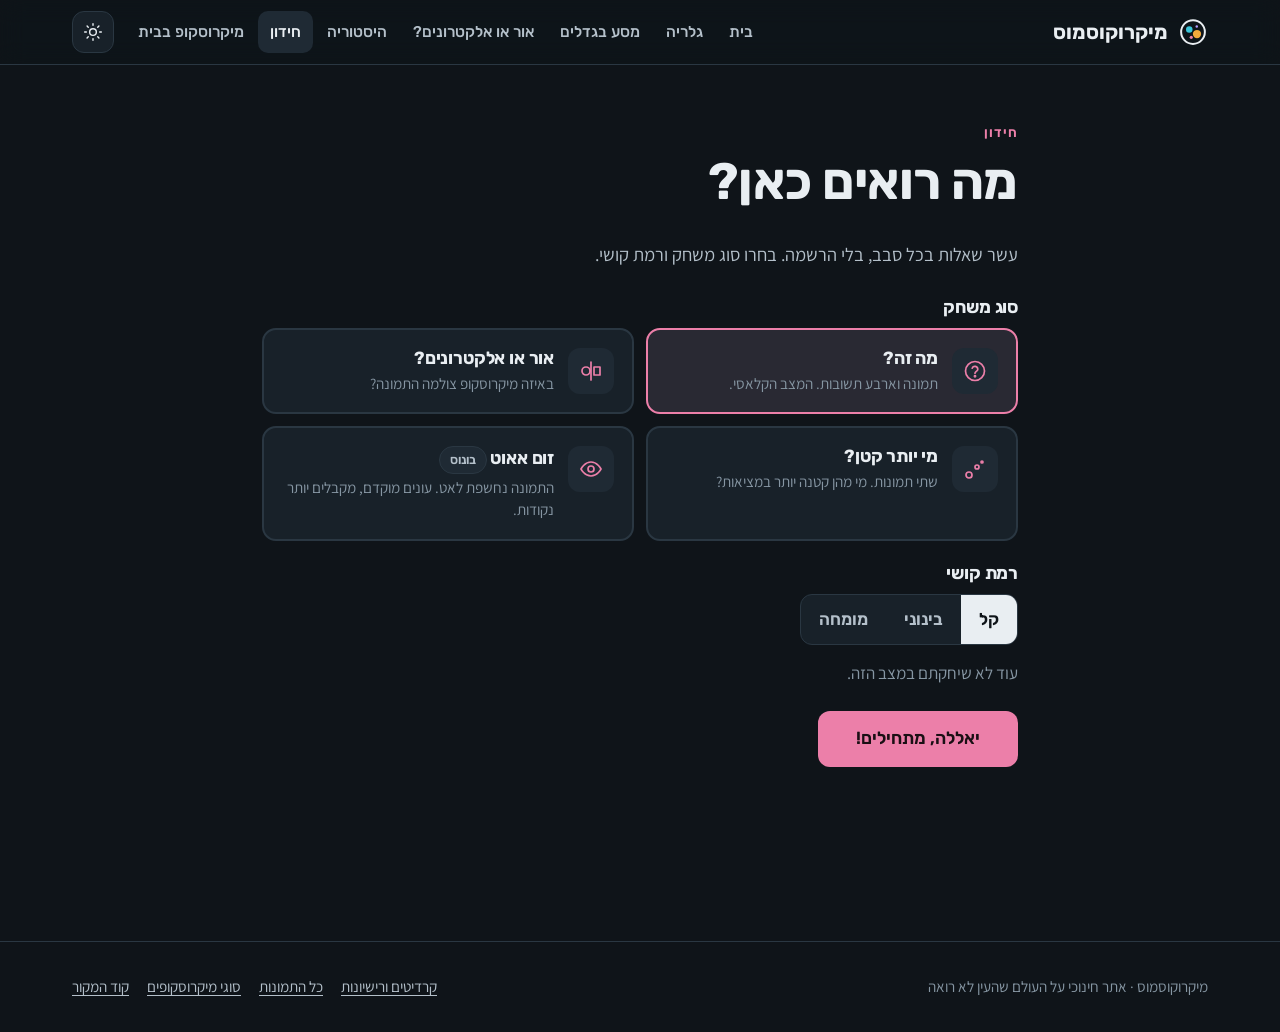
<file: quiz.html>
<!doctype html>
<html lang="he" dir="rtl" data-theme="dark">
<head>
<meta charset="utf-8">
<meta name="viewport" content="width=device-width, initial-scale=1">
<title>חידון · מיקרוקוסמוס</title>
<meta name="description" content="חידון תמונות מיקרוסקופ: מה זה? אור או אלקטרונים? מי יותר קטן?">
<meta name="theme-color" content="#0f1419">
<meta property="og:type" content="website">
<meta property="og:locale" content="he_IL">
<meta property="og:title" content="חידון · מיקרוקוסמוס">
<meta property="og:description" content="חידון תמונות מיקרוסקופ: מה זה? אור או אלקטרונים? מי יותר קטן?">
<meta property="og:image" content="https://nadaval56.github.io/microscope/img/og-default.jpg">
<meta name="twitter:card" content="summary_large_image">
<link rel="icon" href="img/favicon.svg" type="image/svg+xml">
<link rel="preload" href="fonts/assistant-hebrew.woff2" as="font" type="font/woff2" crossorigin>
<link rel="preload" href="fonts/rubik-hebrew.woff2" as="font" type="font/woff2" crossorigin>
<link rel="stylesheet" href="css/fonts.css">
<link rel="stylesheet" href="css/style.css">
<script>try{var t=JSON.parse(localStorage.getItem('mk:theme'))}catch(e){}document.documentElement.dataset.theme=t||'dark';</script>
<script type="module" src="js/pages/quiz.js"></script>
</head>
<body>
<a class="skip-link" href="#main">דילוג לתוכן</a>
<header id="site-header"></header>
<main id="main">
  <div class="container quiz-shell" id="quiz-root">
    <div class="page-head" style="padding-bottom:8px">
      <span class="eyebrow">חידון</span>
      <h1>מה רואים כאן?</h1>
      <p>עשר שאלות בכל סבב, בלי הרשמה. בחרו סוג משחק ורמת קושי.</p>
    </div>
    <div class="loading">טוען…</div>
  </div>
</main>
<footer id="site-footer"></footer>
</body>
</html>
</file>
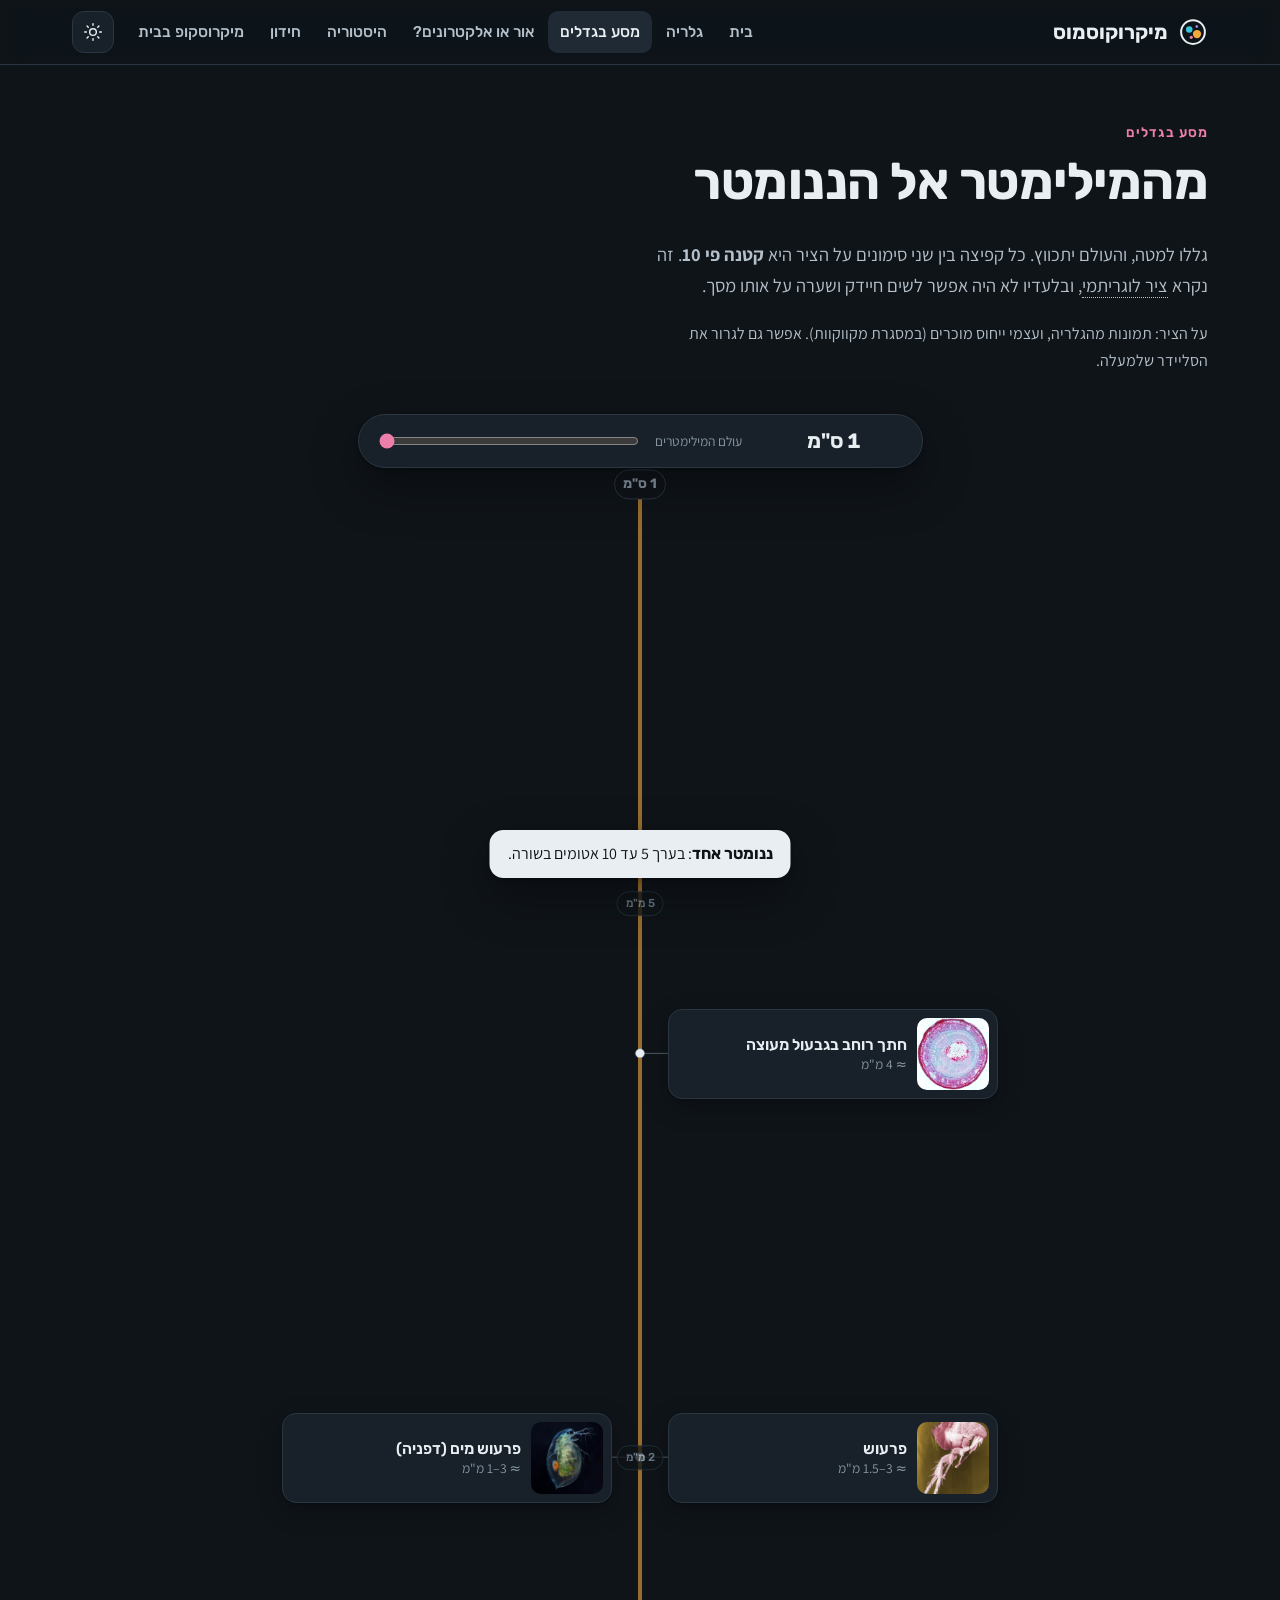
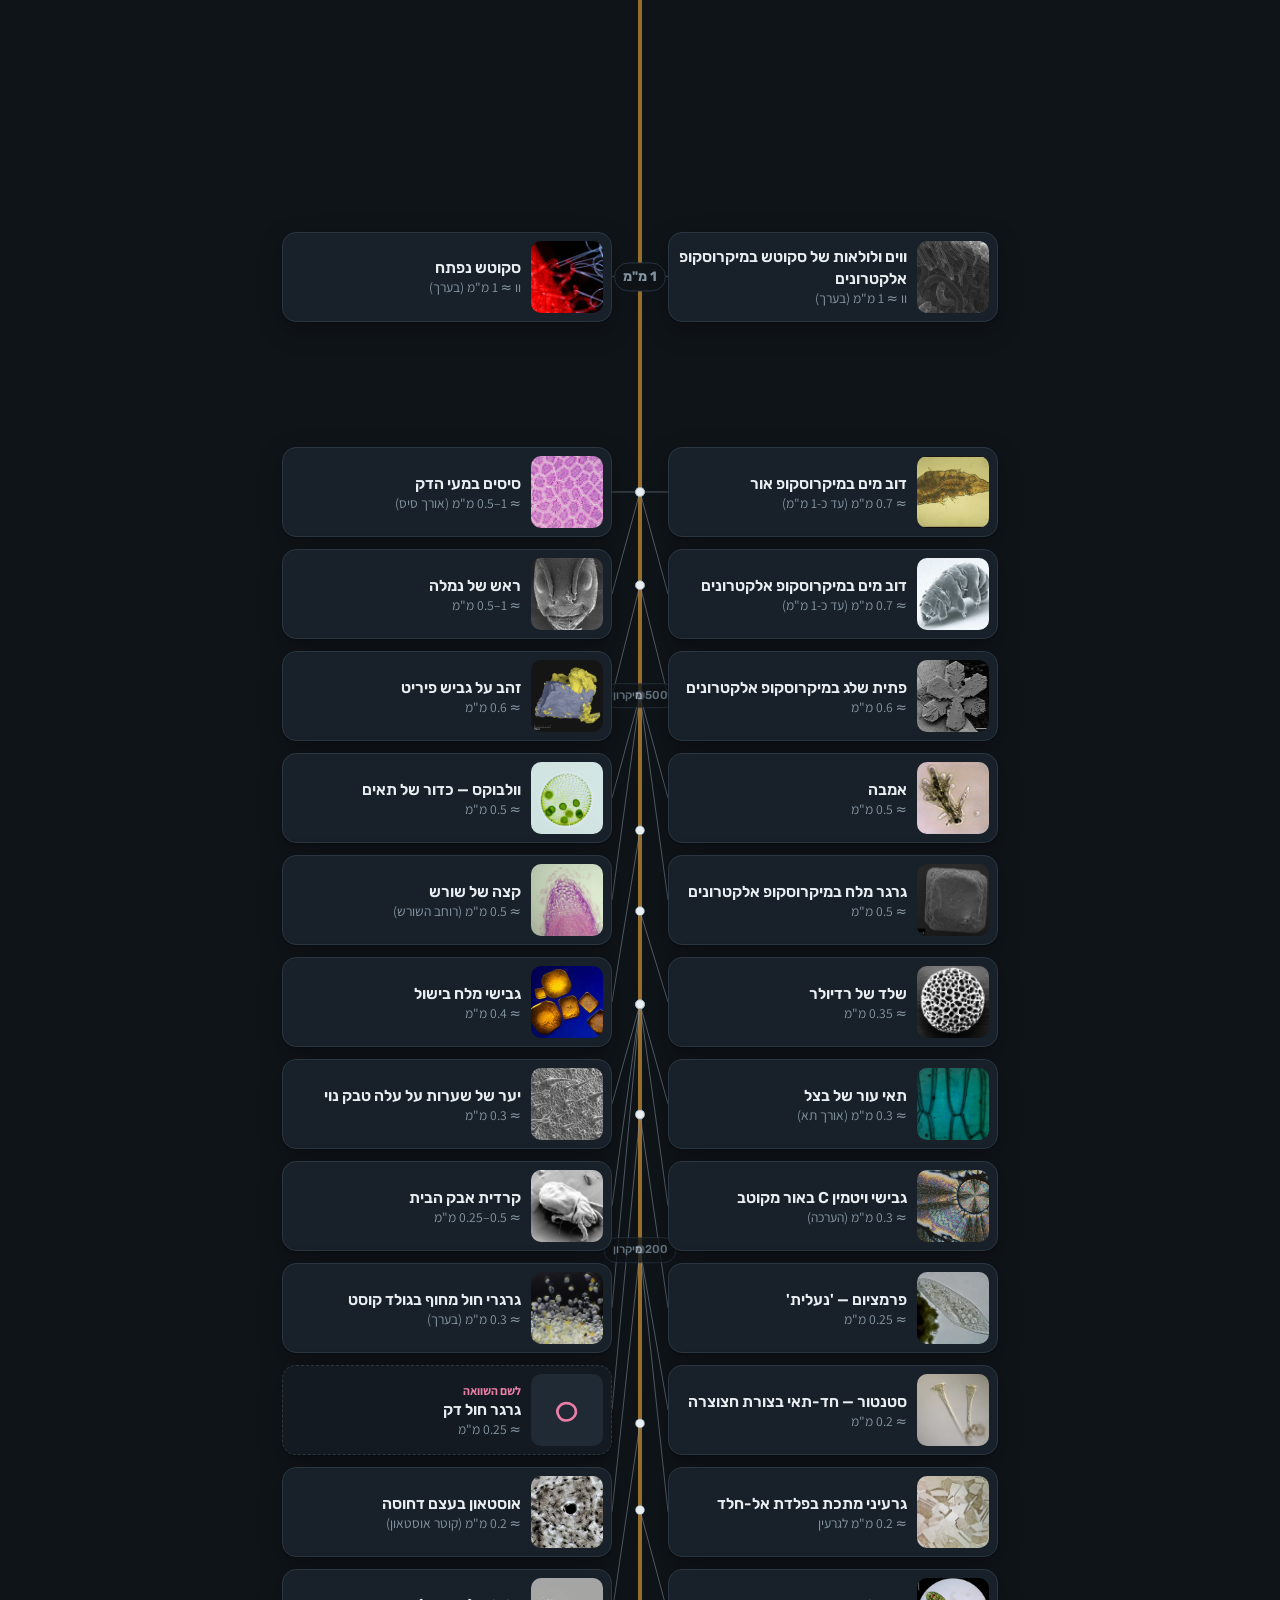
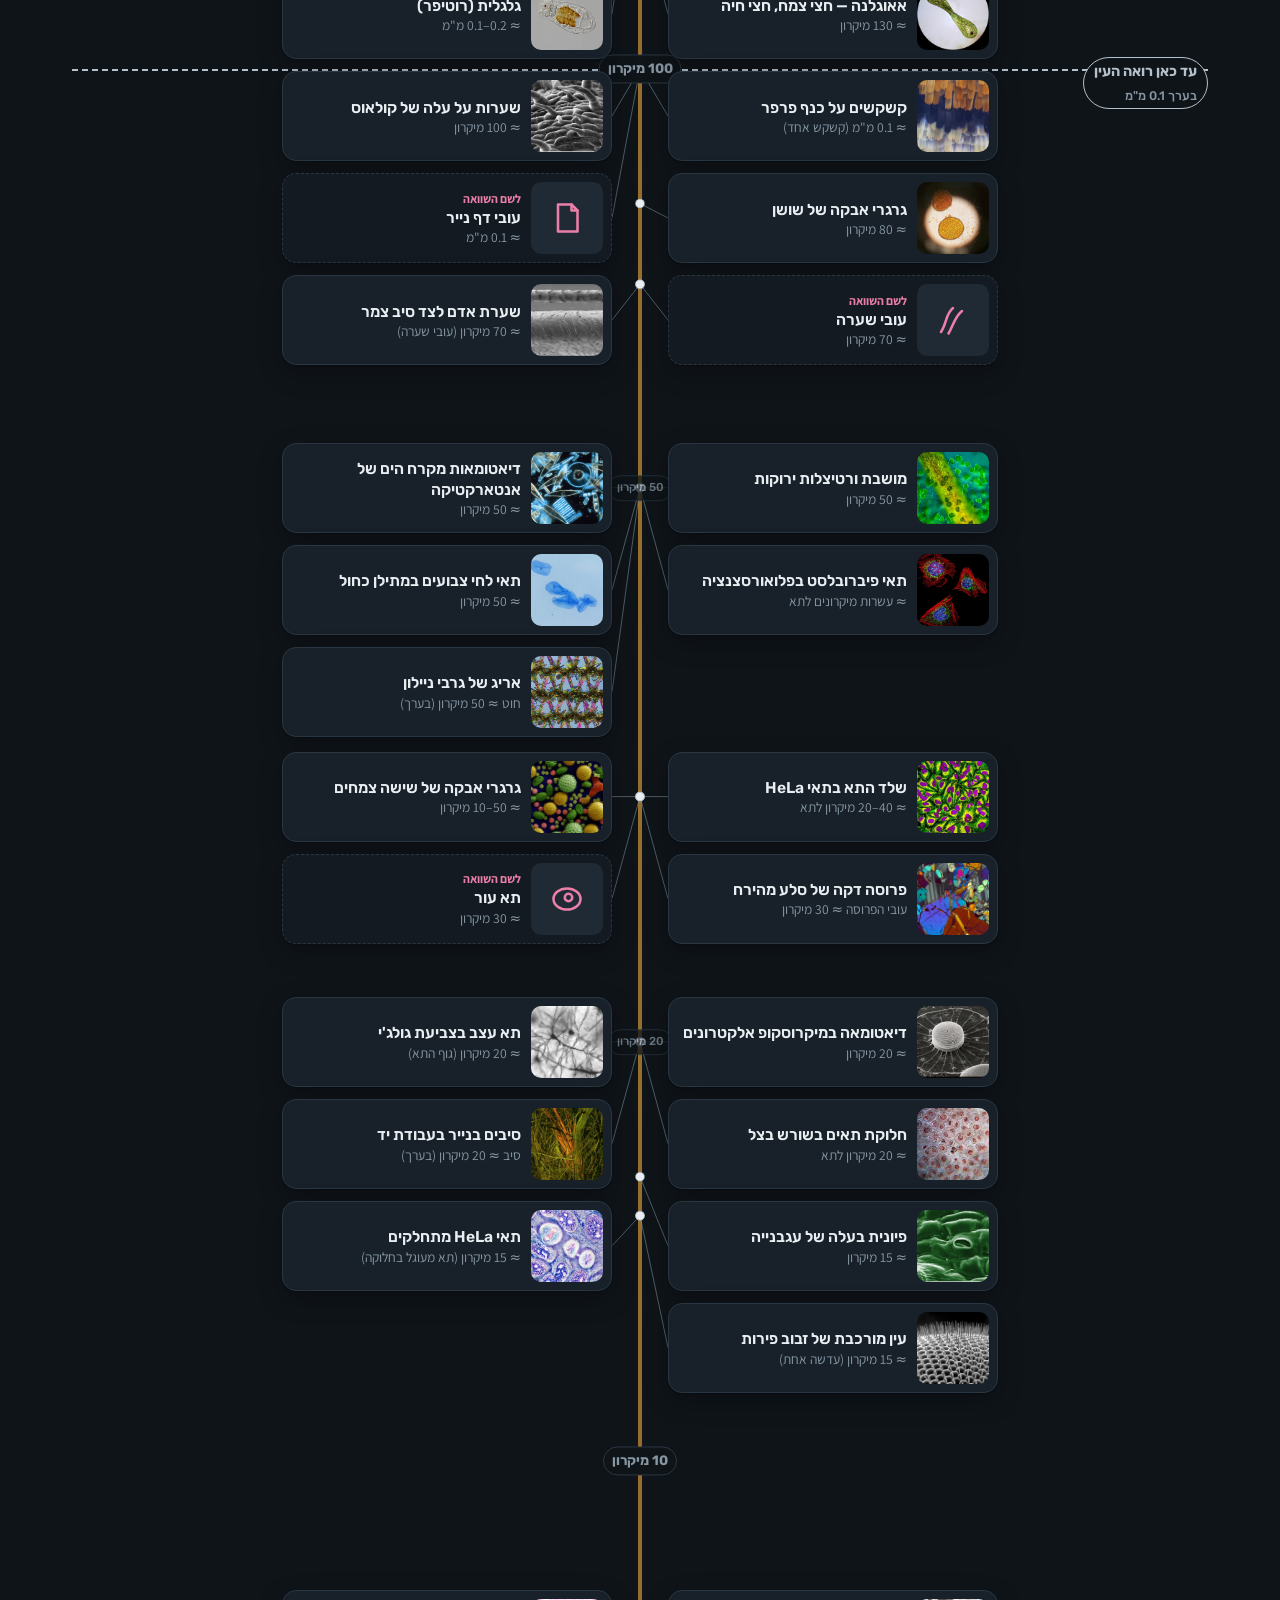
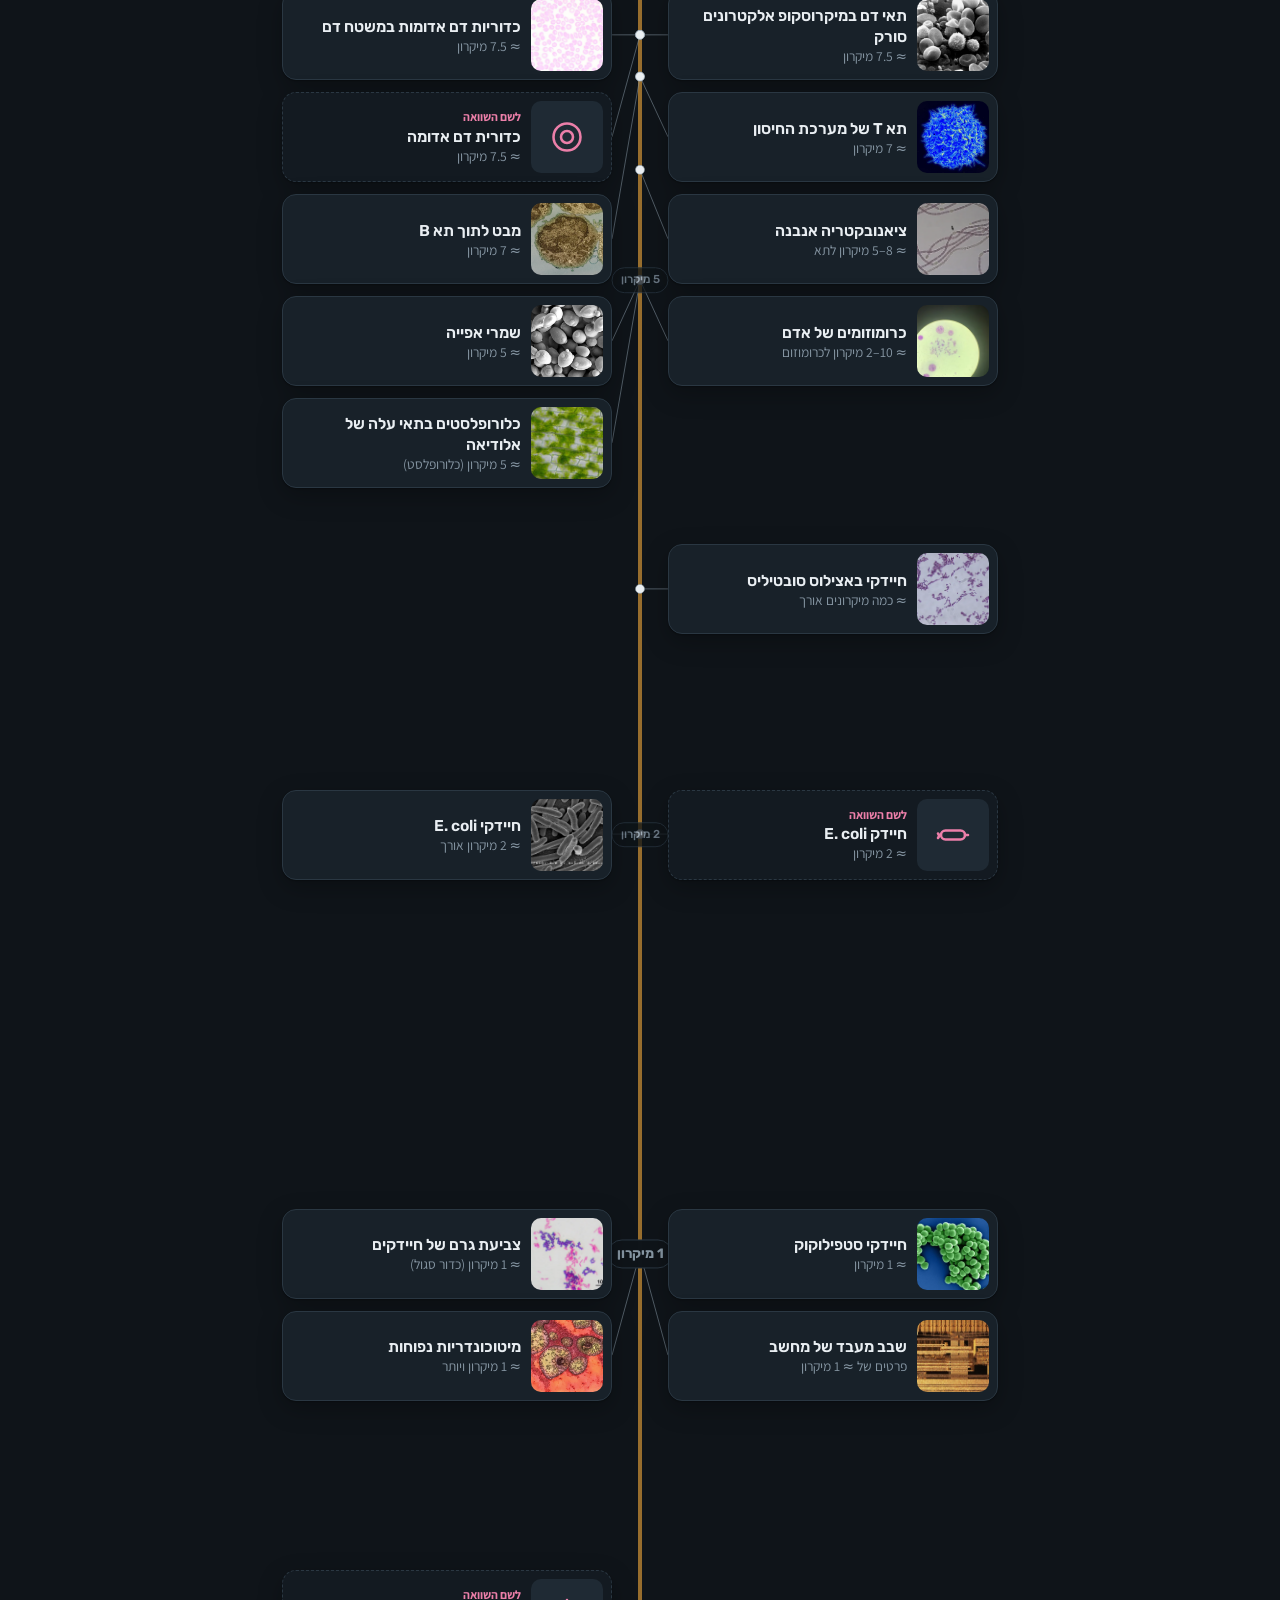
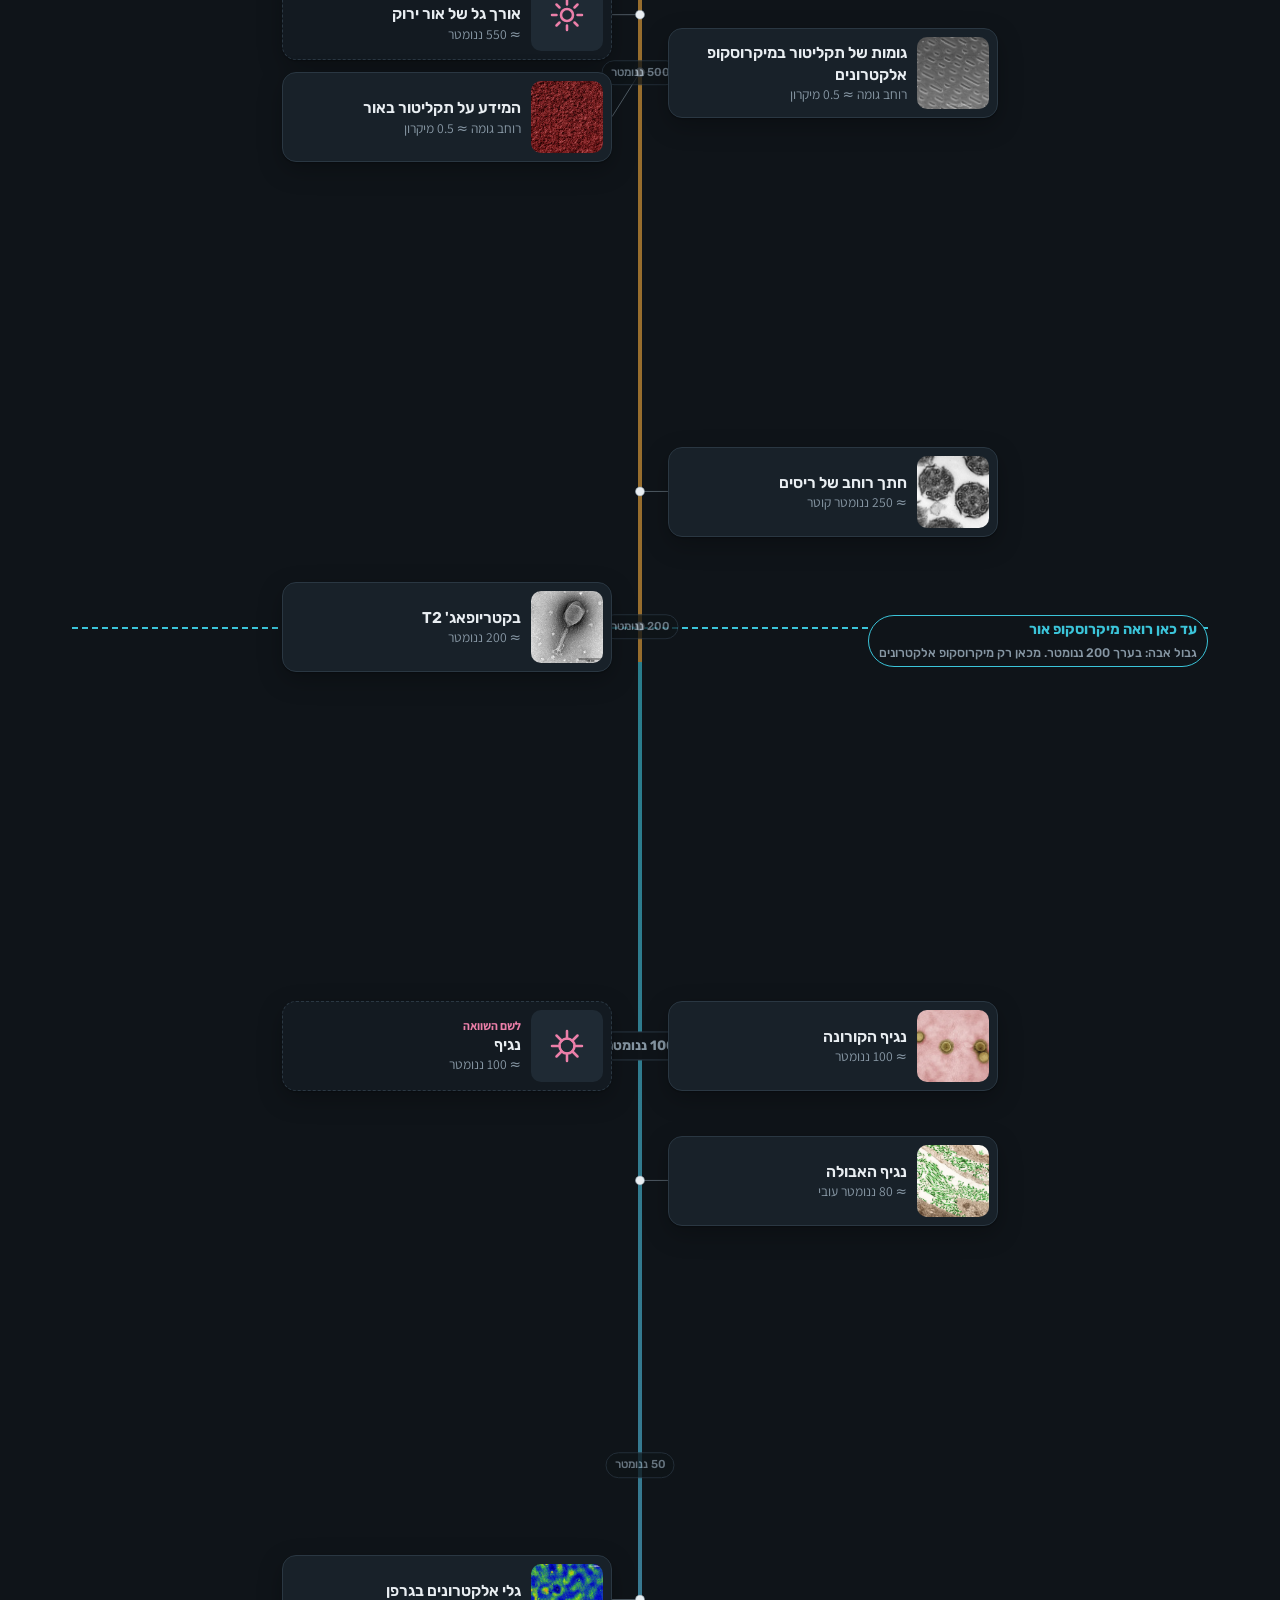
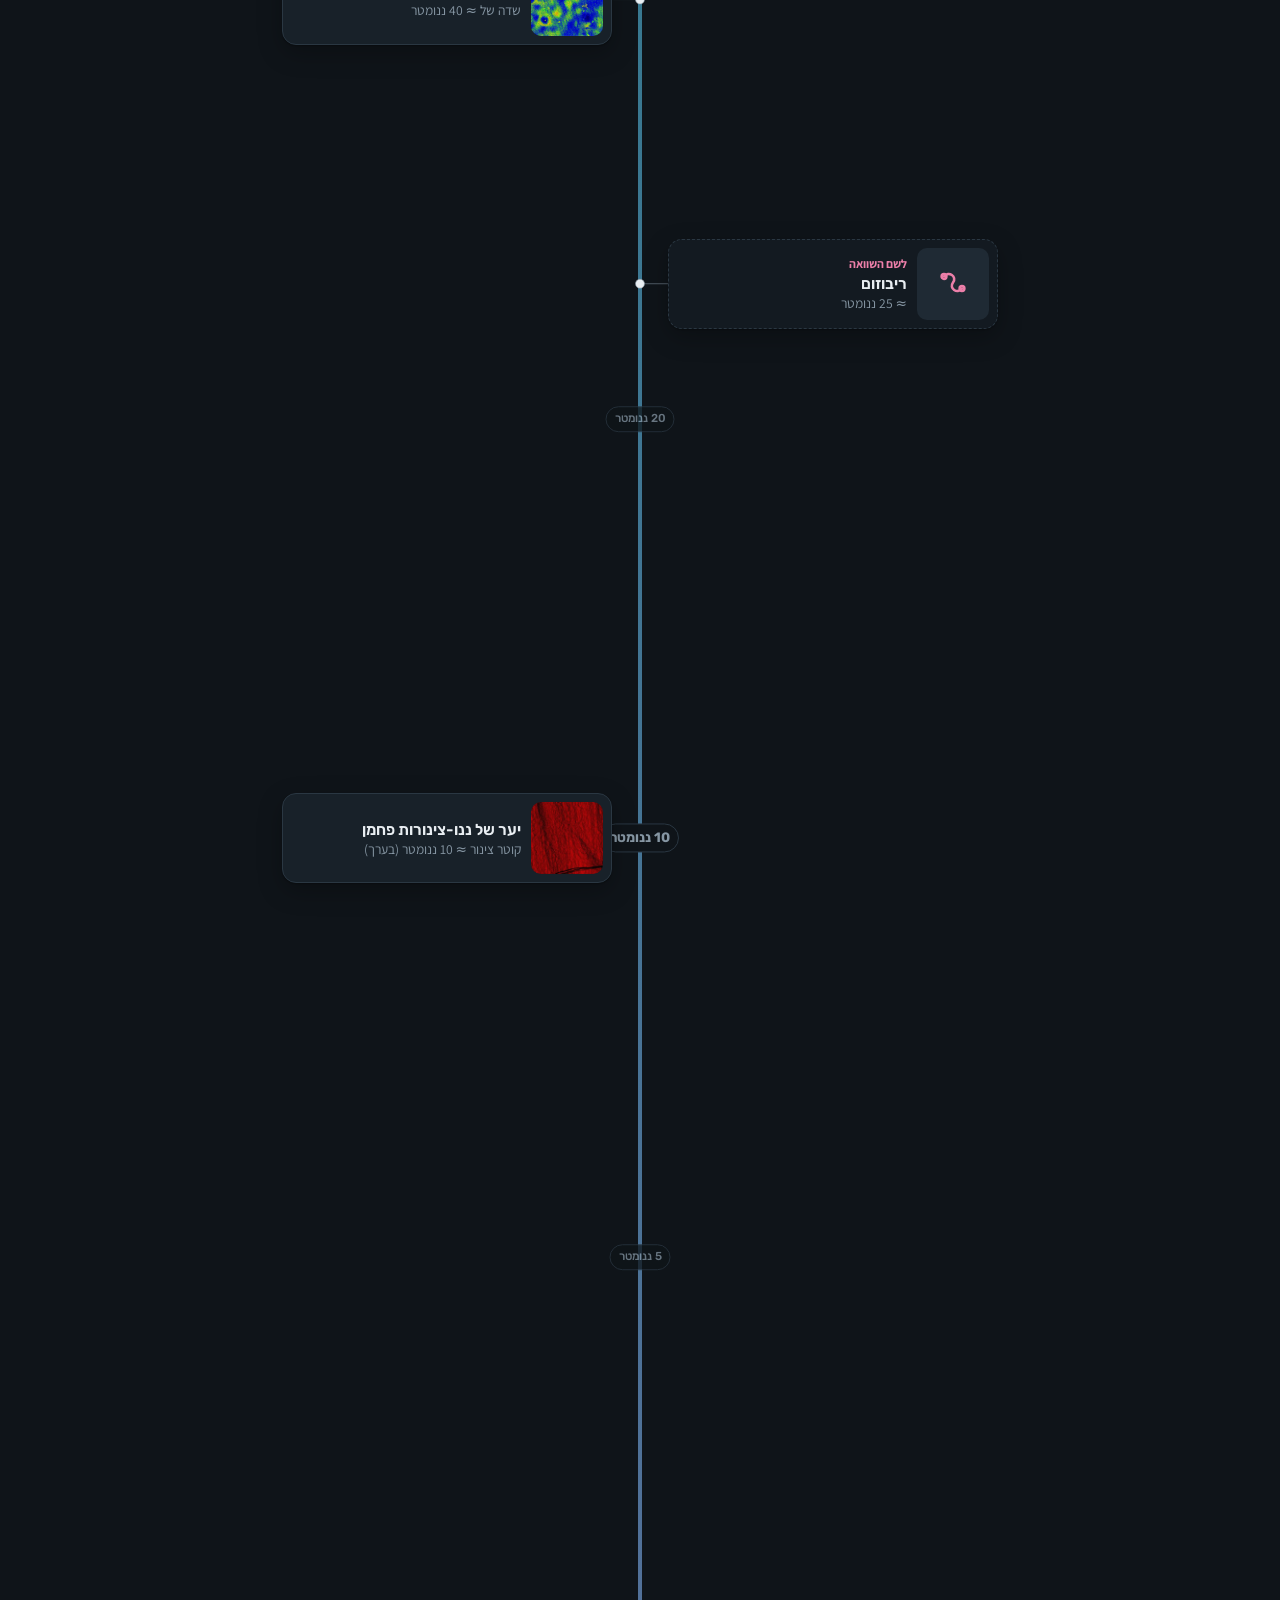
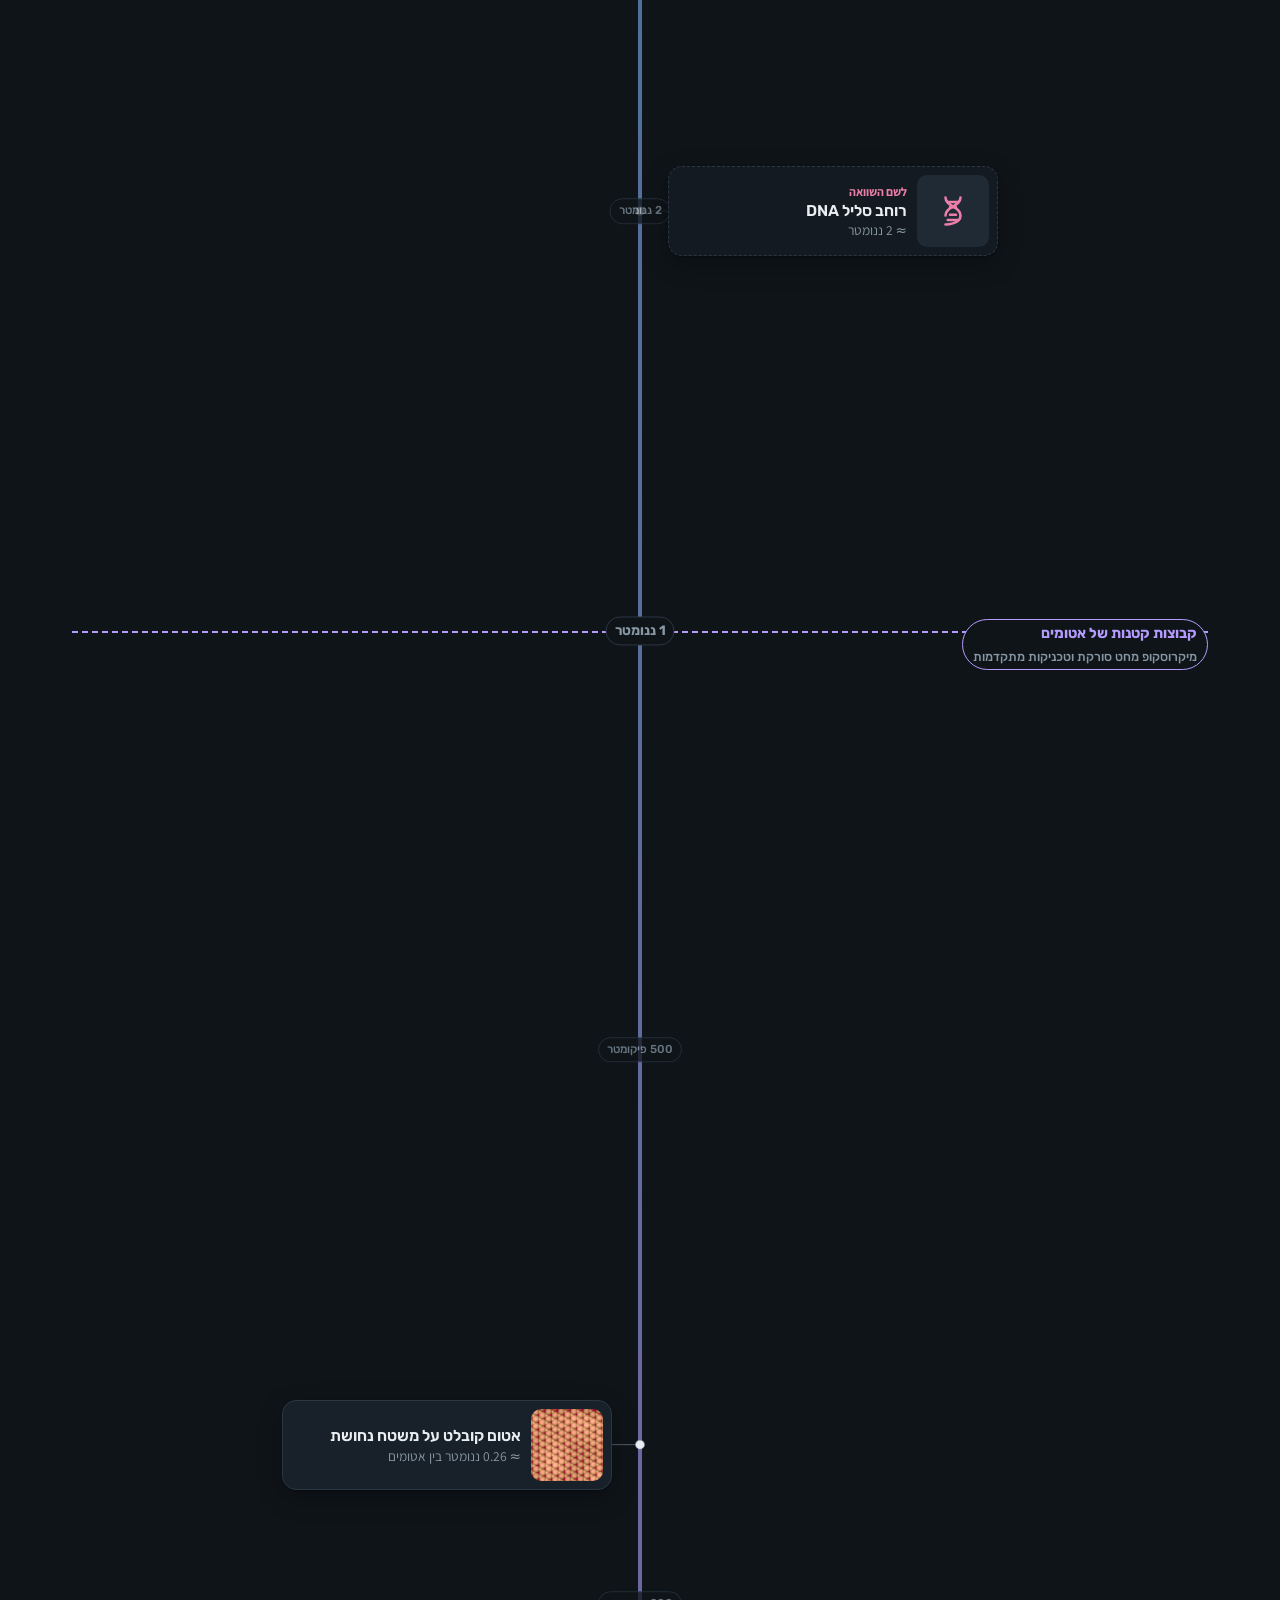
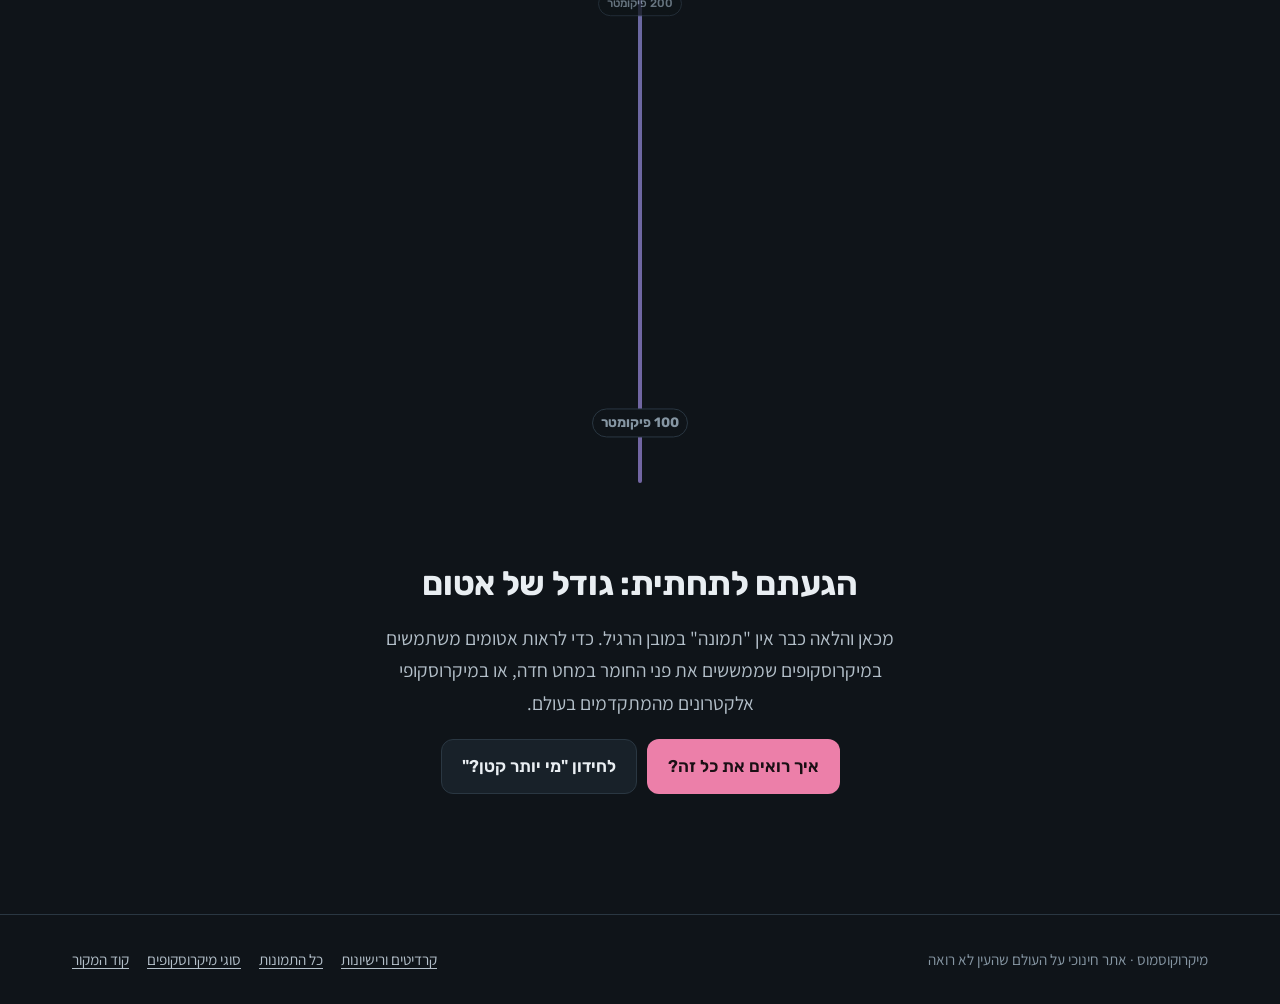
<file: scale.html>
<!doctype html>
<html lang="he" dir="rtl" data-theme="dark">
<head>
<meta charset="utf-8">
<meta name="viewport" content="width=device-width, initial-scale=1">
<title>מסע בגדלים · מיקרוקוסמוס</title>
<meta name="description" content="מסע לוגריתמי מהמילימטר ועד הננומטר, עם תצלומים ועצמי ייחוס.">
<meta name="theme-color" content="#0f1419">
<meta property="og:type" content="website">
<meta property="og:locale" content="he_IL">
<meta property="og:title" content="מסע בגדלים · מיקרוקוסמוס">
<meta property="og:description" content="מסע לוגריתמי מהמילימטר ועד הננומטר, עם תצלומים ועצמי ייחוס.">
<meta property="og:image" content="https://nadaval56.github.io/microscope/img/og-default.jpg">
<meta name="twitter:card" content="summary_large_image">
<link rel="icon" href="img/favicon.svg" type="image/svg+xml">
<link rel="preload" href="fonts/assistant-hebrew.woff2" as="font" type="font/woff2" crossorigin>
<link rel="preload" href="fonts/rubik-hebrew.woff2" as="font" type="font/woff2" crossorigin>
<link rel="stylesheet" href="css/fonts.css">
<link rel="stylesheet" href="css/style.css">
<script>try{var t=JSON.parse(localStorage.getItem('mk:theme'))}catch(e){}document.documentElement.dataset.theme=t||'dark';</script>
<script type="module" src="js/pages/scale.js"></script>
</head>
<body>
<a class="skip-link" href="#main">דילוג לתוכן</a>
<header id="site-header"></header>
<main id="main">
  <div class="container page-head">
    <span class="eyebrow">מסע בגדלים</span>
    <h1>מהמילימטר אל הננומטר</h1>
    <p>גללו למטה, והעולם יתכווץ. כל קפיצה בין שני סימונים על הציר היא <b>קטנה פי 10</b>. זה נקרא <span class="term" tabindex="0" data-tip="ציר שבו כל צעד שווה כפל ב-10, ולא הוספה של מספר קבוע">ציר לוגריתמי</span>, ובלעדיו לא היה אפשר לשים חיידק ושערה על אותו מסך.</p>
    <p class="muted" style="font-size:1rem">על הציר: תמונות מהגלריה, ועצמי ייחוס מוכרים (במסגרת מקווקוות). אפשר גם לגרור את הסליידר שלמעלה.</p>
  </div>
  <div class="scale-hud" id="hud-wrap">
    <div class="hud" role="group" aria-label="מד גודל">
      <span class="hud-size" id="hud-size" aria-live="off">1 ס"מ</span>
      <span class="hud-unit" id="hud-unit"></span>
      <label class="visually-hidden" for="hud-range">מיקום על ציר הגדלים</label>
      <input type="range" id="hud-range" min="0" max="1000" value="0">
    </div>
  </div>
  <div class="container scale-page">
    <div class="scale-track" id="track" aria-label="ציר גדלים לוגריתמי"><div class="loading">טוען…</div></div>
  </div>
  <div class="unit-toast" id="toast" role="status" aria-live="polite"></div>
  <div class="container section" style="text-align:center">
    <h2>הגעתם לתחתית: גודל של אטום</h2>
    <p class="lead" style="margin-inline:auto">מכאן והלאה כבר אין "תמונה" במובן הרגיל. כדי לראות אטומים משתמשים במיקרוסקופים שממששים את פני החומר במחט חדה, או במיקרוסקופי אלקטרונים מהמתקדמים בעולם.</p>
    <div style="display:flex;gap:10px;justify-content:center;flex-wrap:wrap"><a class="btn btn-primary" href="microscopes.html">איך רואים את כל זה?</a><a class="btn" href="quiz.html">לחידון "מי יותר קטן?"</a></div>
  </div>
</main>
<footer id="site-footer"></footer>
</body>
</html>
</file>
<file: css/fonts.css>
/* Self-hosted Google Fonts (SIL Open Font License). Variable fonts: one file covers all weights. */
@font-face { font-family: "Assistant"; font-style: normal; font-weight: 400 700; font-display: swap; src: url(../fonts/assistant-hebrew.woff2) format("woff2"); unicode-range: U+0307-0308, U+0590-05FF, U+200C-2010, U+20AA, U+25CC, U+FB1D-FB4F; }
@font-face { font-family: "Assistant"; font-style: normal; font-weight: 400 700; font-display: swap; src: url(../fonts/assistant-latin.woff2) format("woff2"); unicode-range: U+0000-00FF, U+0131, U+0152-0153, U+02BB-02BC, U+02C6, U+02DA, U+02DC, U+0304, U+0308, U+0329, U+2000-206F, U+20AC, U+2122, U+2191, U+2193, U+2212, U+2215, U+FEFF, U+FFFD; }
@font-face { font-family: "Rubik"; font-style: normal; font-weight: 500 700; font-display: swap; src: url(../fonts/rubik-hebrew.woff2) format("woff2"); unicode-range: U+0307-0308, U+0590-05FF, U+200C-2010, U+20AA, U+25CC, U+FB1D-FB4F; }
@font-face { font-family: "Rubik"; font-style: normal; font-weight: 500 700; font-display: swap; src: url(../fonts/rubik-latin.woff2) format("woff2"); unicode-range: U+0000-00FF, U+0131, U+0152-0153, U+02BB-02BC, U+02C6, U+02DA, U+02DC, U+0304, U+0308, U+0329, U+2000-206F, U+20AC, U+2122, U+2191, U+2193, U+2212, U+2215, U+FEFF, U+FFFD; }
</file>
<file: css/style.css>
/* ==========================================================================
   Microkosmos — shared styles
   Tokens first; light theme overrides under [data-theme="light"].
   Colour language (site-wide): amber = light microscope, cyan = electron,
   violet = probe (STM/AFM), sepia = historical illustration.
   ========================================================================== */

:root {
  color-scheme: dark;
  --bg: #0f1419;
  --bg-2: #131a21;
  --surface: #182129;
  --surface-2: #1f2a34;
  --border: #2a3742;
  --text: #e9eef2;
  --text-2: #b4c0ca;
  --text-3: #8696a3;

  --brand: #ec7fa9;          /* eosin pink — the one secondary brand colour */
  --brand-ink: #1a0f14;

  --light: #f2a93b;          /* light microscopy */
  --light-ink: #2a1a03;
  --light-soft: rgba(242, 169, 59, .14);
  --electron: #3bc4d9;       /* electron microscopy */
  --electron-ink: #032228;
  --electron-soft: rgba(59, 196, 217, .14);
  --probe: #b49cff;
  --probe-ink: #1b1233;
  --probe-soft: rgba(180, 156, 255, .15);
  --illus: #d6bf9a;
  --illus-ink: #251c0e;
  --illus-soft: rgba(214, 191, 154, .14);

  --ok: #5fd39a;
  --bad: #ff7b7b;

  --radius: 14px;
  --radius-sm: 9px;
  --shadow: 0 1px 2px rgba(0,0,0,.3), 0 8px 24px rgba(0,0,0,.25);
  --shadow-lg: 0 2px 6px rgba(0,0,0,.35), 0 18px 48px rgba(0,0,0,.35);

  --font-head: "Rubik", "Heebo", system-ui, sans-serif;
  --font-body: "Assistant", "Heebo", system-ui, sans-serif;
  --fs-body: 1.0625rem;      /* 17px */
  --maxw: 1200px;
  --gutter: clamp(16px, 4vw, 32px);
  --header-h: 64px;
  --ease: cubic-bezier(.2, .7, .2, 1);
}

:root[data-theme="light"] {
  color-scheme: light;
  --bg: #f6f7f9;
  --bg-2: #eef1f4;
  --surface: #ffffff;
  --surface-2: #f1f4f7;
  --border: #d9e0e6;
  --text: #121a21;
  --text-2: #3b4a56;
  --text-3: #5b6b78;
  --brand: #b8306a;
  --brand-ink: #ffffff;
  --light: #a35f00;
  --light-ink: #ffffff;
  --light-soft: rgba(214, 133, 18, .13);
  --electron: #00778a;
  --electron-ink: #ffffff;
  --electron-soft: rgba(0, 140, 160, .11);
  --probe: #6a45d8;
  --probe-ink: #ffffff;
  --probe-soft: rgba(106, 69, 216, .1);
  --illus: #7b5a2a;
  --illus-ink: #ffffff;
  --illus-soft: rgba(123, 90, 42, .1);
  --ok: #17803d;
  --bad: #c62828;
  --shadow: 0 1px 2px rgba(16,24,32,.06), 0 8px 24px rgba(16,24,32,.08);
  --shadow-lg: 0 2px 6px rgba(16,24,32,.08), 0 18px 48px rgba(16,24,32,.14);
}

/* ------------------------------------------------------------------ base */
*, *::before, *::after { box-sizing: border-box; }
html { -webkit-text-size-adjust: 100%; scroll-padding-top: calc(var(--header-h) + 16px); }
body {
  margin: 0;
  background: var(--bg);
  color: var(--text);
  font-family: var(--font-body);
  font-size: var(--fs-body);
  line-height: 1.7;
  min-height: 100vh;
  display: flex;
  flex-direction: column;
  overflow-x: hidden;
}
main { flex: 1; }
img { max-width: 100%; display: block; }
a { color: var(--brand); text-underline-offset: 3px; }
a:hover { text-decoration-thickness: 2px; }
h1, h2, h3, h4 { font-family: var(--font-head); line-height: 1.25; margin: 0 0 .5em; font-weight: 700; letter-spacing: -.01em; }
h1 { font-size: clamp(2rem, 5vw, 3.2rem); }
h2 { font-size: clamp(1.5rem, 3.4vw, 2.1rem); }
h3 { font-size: 1.25rem; }
p { margin: 0 0 1em; }
button, input, select { font: inherit; color: inherit; }
:focus-visible { outline: 3px solid var(--brand); outline-offset: 2px; border-radius: 6px; }
::selection { background: var(--brand); color: var(--brand-ink); }
.ltr { direction: ltr; unicode-bidi: isolate; display: inline-block; }
bdi { unicode-bidi: isolate; }

.skip-link {
  position: absolute; inset-inline-start: 12px; top: -60px; z-index: 100;
  background: var(--brand); color: var(--brand-ink); padding: 10px 16px; border-radius: 10px; font-weight: 700;
}
.skip-link:focus { top: 12px; }
.visually-hidden { position: absolute !important; width: 1px; height: 1px; overflow: hidden; clip: rect(0 0 0 0); white-space: nowrap; }

.container { width: 100%; max-width: var(--maxw); margin-inline: auto; padding-inline: var(--gutter); }
.section { padding-block: clamp(40px, 7vw, 80px); }
.section-tight { padding-block: clamp(24px, 4vw, 40px); }
.eyebrow { font-family: var(--font-head); font-size: .85rem; font-weight: 600; letter-spacing: .08em; color: var(--brand); margin-bottom: .4em; display: block; }
.lead { font-size: 1.2rem; color: var(--text-2); max-width: 62ch; }
.muted { color: var(--text-3); }
.page-head { padding-block: clamp(28px, 6vw, 56px) clamp(12px, 3vw, 24px); }
.page-head p { color: var(--text-2); max-width: 65ch; font-size: 1.15rem; }

/* ---------------------------------------------------------------- header */
.site-header {
  position: sticky; top: 0; z-index: 50;
  background: color-mix(in srgb, var(--bg) 85%, transparent);
  backdrop-filter: saturate(1.4) blur(12px);
  -webkit-backdrop-filter: saturate(1.4) blur(12px);
  border-bottom: 1px solid var(--border);
}
.site-header .container { display: flex; align-items: center; gap: 12px; height: var(--header-h); }
.logo { display: flex; align-items: center; gap: 10px; text-decoration: none; color: var(--text); font-family: var(--font-head); font-weight: 700; font-size: 1.25rem; }
.logo svg { width: 30px; height: 30px; flex: none; }
.nav { margin-inline-start: auto; display: flex; align-items: center; gap: 2px; }
.nav a {
  color: var(--text-2); text-decoration: none; padding: 8px 12px; border-radius: 10px;
  font-family: var(--font-head); font-size: .97rem; font-weight: 500; white-space: nowrap;
}
.nav a:hover { color: var(--text); background: var(--surface); }
.nav a[aria-current="page"] { color: var(--text); background: var(--surface-2); }
.icon-btn {
  display: inline-grid; place-items: center; width: 42px; height: 42px; border-radius: 12px;
  border: 1px solid var(--border); background: var(--surface); color: var(--text); cursor: pointer;
}
.icon-btn:hover { background: var(--surface-2); }
.icon-btn svg { width: 20px; height: 20px; }
.menu-btn { display: none; }
@media (max-width: 960px) {
  .menu-btn { display: inline-grid; margin-inline-start: auto; }
  .nav {
    position: fixed; inset: var(--header-h) 0 auto 0; flex-direction: column; align-items: stretch;
    background: var(--bg); border-bottom: 1px solid var(--border); padding: 8px var(--gutter) 16px;
    gap: 2px; display: none; box-shadow: var(--shadow-lg); max-height: calc(100vh - var(--header-h)); overflow: auto;
  }
  .nav.open { display: flex; }
  .nav a { padding: 12px 14px; font-size: 1.05rem; }
}

/* ---------------------------------------------------------------- footer */
.site-footer { border-top: 1px solid var(--border); margin-top: 40px; padding-block: 32px; color: var(--text-3); font-size: .95rem; }
.site-footer .container { display: flex; flex-wrap: wrap; gap: 12px 28px; justify-content: space-between; align-items: center; }
.site-footer nav { display: flex; flex-wrap: wrap; gap: 6px 18px; }
.site-footer a { color: var(--text-2); }

/* --------------------------------------------------------------- buttons */
.btn {
  display: inline-flex; align-items: center; justify-content: center; gap: 8px;
  padding: 12px 20px; border-radius: 12px; border: 1px solid var(--border);
  background: var(--surface); color: var(--text); font-family: var(--font-head); font-weight: 600;
  text-decoration: none; cursor: pointer; transition: background .2s, transform .2s var(--ease), border-color .2s;
  min-height: 46px;
}
.btn:hover { background: var(--surface-2); }
.btn:active { transform: scale(.98); }
.btn-primary { background: var(--brand); color: var(--brand-ink); border-color: transparent; }
.btn-primary:hover { background: color-mix(in srgb, var(--brand) 88%, white); }
.btn svg { width: 18px; height: 18px; }
.btn-sm { padding: 7px 12px; min-height: 36px; font-size: .92rem; border-radius: 10px; }

/* ---------------------------------------------------------------- badges */
.badge {
  display: inline-flex; align-items: center; gap: 6px; padding: 2px 10px; border-radius: 999px;
  font-family: var(--font-head); font-size: .78rem; font-weight: 600; line-height: 1.7;
  background: var(--surface-2); color: var(--text-2); border: 1px solid var(--border); white-space: nowrap;
}
.badge .dot { width: 8px; height: 8px; border-radius: 50%; background: currentColor; }
.badge-light { background: var(--light-soft); color: var(--light); border-color: color-mix(in srgb, var(--light) 35%, transparent); }
.badge-electron { background: var(--electron-soft); color: var(--electron); border-color: color-mix(in srgb, var(--electron) 35%, transparent); }
.badge-probe { background: var(--probe-soft); color: var(--probe); border-color: color-mix(in srgb, var(--probe) 35%, transparent); }
.badge-illustration { background: var(--illus-soft); color: var(--illus); border-color: color-mix(in srgb, var(--illus) 35%, transparent); }
.badge-false { background: transparent; border-style: dashed; color: var(--text-2); }
.badge-unverified { background: #5a1d1d; color: #ffd0d0; border-color: #a33; }

/* ------------------------------------------------------------------ cards */
.card {
  background: var(--surface); border: 1px solid var(--border); border-radius: var(--radius);
  box-shadow: var(--shadow); overflow: hidden;
}
.card-pad { padding: clamp(18px, 3vw, 28px); }

/* gallery / image cards */
.img-grid {
  display: grid; gap: clamp(10px, 1.6vw, 18px);
  grid-template-columns: repeat(auto-fill, minmax(min(240px, 45%), 1fr));
}
@media (max-width: 520px) { .img-grid { grid-template-columns: 1fr 1fr; } }
.img-card {
  position: relative; display: flex; flex-direction: column; text-decoration: none; color: var(--text);
  background: var(--surface); border: 1px solid var(--border); border-radius: var(--radius); overflow: hidden;
  transition: transform .35s var(--ease), box-shadow .35s var(--ease), border-color .35s;
}
.img-card:hover { transform: translateY(-3px); box-shadow: var(--shadow-lg); border-color: color-mix(in srgb, var(--text) 18%, var(--border)); }
.img-card .thumb { aspect-ratio: 1 / 1; overflow: hidden; background: #000; position: relative; }
.img-card .thumb img { width: 100%; height: 100%; object-fit: cover; transition: transform .6s var(--ease); }
.img-card:hover .thumb img { transform: scale(1.04); }
.img-card .thumb .badges { position: absolute; inset-inline-start: 8px; top: 8px; display: flex; gap: 6px; flex-wrap: wrap; }
.img-card .thumb .badges .badge { backdrop-filter: blur(6px); background: rgba(10, 14, 18, .72); }
:root[data-theme="light"] .img-card .thumb .badges .badge { background: rgba(255,255,255,.88); }
.img-card .meta { padding: 10px 12px 12px; display: flex; flex-direction: column; gap: 2px; }
.img-card .meta h3 { font-size: 1rem; margin: 0; font-weight: 600; }
.img-card .meta .size { font-size: .88rem; color: var(--text-3); }
.img-card .mtype { position: absolute; inset-inline: 0; bottom: 0; height: 3px; }
.mtype-light { background: var(--light); }
.mtype-electron { background: var(--electron); }
.mtype-probe { background: var(--probe); }
.mtype-illustration { background: var(--illus); }

/* ------------------------------------------------------------------- hero */
.hero { position: relative; min-height: min(86vh, 760px); display: grid; align-items: end; overflow: hidden; isolation: isolate; }
.hero-media { position: absolute; inset: 0; z-index: -2; background: #000; }
.hero-media img { width: 100%; height: 100%; object-fit: cover; opacity: 0; transition: opacity 1.2s ease; transform: scale(1.06); animation: heroZoom 24s ease-out forwards; }
.hero-media img.loaded { opacity: .9; }
@keyframes heroZoom { to { transform: scale(1); } }
.hero::after {
  content: ""; position: absolute; inset: 0; z-index: -1;
  background:
    linear-gradient(to top, var(--bg) 0%, color-mix(in srgb, var(--bg) 70%, transparent) 30%, transparent 70%),
    radial-gradient(ellipse at 80% 100%, color-mix(in srgb, var(--bg) 80%, transparent), transparent 60%);
}
:root[data-theme="light"] .hero::after {
  background: linear-gradient(to top, var(--bg) 0%, color-mix(in srgb, var(--bg) 82%, transparent) 34%, transparent 72%);
}
.hero-content { padding-block: 120px 48px; }
.hero h1 { font-size: clamp(2.3rem, 6.5vw, 4.4rem); max-width: 14ch; text-wrap: balance; text-shadow: 0 2px 30px rgba(0,0,0,.35); }
.hero p { font-size: clamp(1.1rem, 2.4vw, 1.35rem); max-width: 50ch; color: var(--text-2); }
.hero-credit { position: absolute; inset-inline-end: var(--gutter); top: calc(var(--header-h) - 48px); font-size: .8rem; color: rgba(255,255,255,.7); text-shadow: 0 1px 4px #000; padding-top: 60px; }
.hero-credit a { color: inherit; }
.hero-caption { display: inline-flex; gap: 10px; align-items: center; margin-top: 8px; font-size: .95rem; color: var(--text-2); }

/* gateways */
.gates { display: grid; gap: 14px; grid-template-columns: repeat(5, 1fr); }
@media (max-width: 1060px) { .gates { grid-template-columns: repeat(3, 1fr); } }
@media (max-width: 640px) { .gates { grid-template-columns: 1fr 1fr; } .gates .gate:first-child { grid-column: 1 / -1; } }
.gate {
  position: relative; display: flex; flex-direction: column; gap: 6px; padding: 18px; min-height: 170px;
  text-decoration: none; color: var(--text); border-radius: var(--radius); border: 1px solid var(--border);
  background: var(--surface); overflow: hidden; transition: transform .35s var(--ease), border-color .3s, box-shadow .3s;
}
.gate:hover { transform: translateY(-3px); box-shadow: var(--shadow-lg); border-color: color-mix(in srgb, var(--gate, var(--brand)) 50%, var(--border)); }
.gate .gate-icon { width: 44px; height: 44px; border-radius: 12px; display: grid; place-items: center; background: color-mix(in srgb, var(--gate, var(--brand)) 15%, transparent); color: var(--gate, var(--brand)); margin-bottom: 6px; }
.gate .gate-icon svg { width: 24px; height: 24px; }
.gate h3 { margin: 0; font-size: 1.15rem; }
.gate p { margin: 0; color: var(--text-3); font-size: .95rem; line-height: 1.5; }
.gate .gate-bg { position: absolute; inset-inline-end: -30px; bottom: -30px; width: 130px; height: 130px; border-radius: 50%; opacity: .16; object-fit: cover; transition: opacity .3s, transform .5s var(--ease); }
.gate:hover .gate-bg { opacity: .3; transform: scale(1.08); }

/* image of the day */
.iotd { display: grid; grid-template-columns: 1.15fr 1fr; gap: 0; }
.iotd .media { background: #000; min-height: 320px; position: relative; }
.iotd .media img { position: absolute; inset: 0; width: 100%; height: 100%; object-fit: cover; }
.iotd .body { padding: clamp(20px, 4vw, 40px); display: flex; flex-direction: column; justify-content: center; }
@media (max-width: 760px) { .iotd { grid-template-columns: 1fr; } .iotd .media { aspect-ratio: 4/3; min-height: 0; } }

.cat-strip { display: grid; gap: 12px; grid-template-columns: repeat(auto-fill, minmax(160px, 1fr)); }
.cat-tile { position: relative; aspect-ratio: 4 / 3; border-radius: var(--radius); overflow: hidden; text-decoration: none; color: #fff; background: #000; border: 1px solid var(--border); }
.cat-tile img { width: 100%; height: 100%; object-fit: cover; opacity: .75; transition: transform .6s var(--ease), opacity .3s; }
.cat-tile:hover img { transform: scale(1.06); opacity: .9; }
.cat-tile span { position: absolute; inset-inline: 0; bottom: 0; padding: 30px 12px 10px; font-family: var(--font-head); font-weight: 600; background: linear-gradient(transparent, rgba(0,0,0,.8)); line-height: 1.3; }

/* ---------------------------------------------------------------- gallery */
.gallery-layout { display: grid; grid-template-columns: 270px 1fr; gap: 28px; align-items: start; }
.filters { position: sticky; top: calc(var(--header-h) + 16px); display: flex; flex-direction: column; gap: 18px; max-height: calc(100vh - var(--header-h) - 32px); overflow: auto; padding-bottom: 12px; padding-inline-end: 4px; }
.filter-group h3 { font-size: .9rem; color: var(--text-3); margin-bottom: 8px; font-weight: 600; letter-spacing: .03em; }
.chips { display: flex; flex-wrap: wrap; gap: 6px; }
.chip {
  border: 1px solid var(--border); background: var(--surface); color: var(--text-2); border-radius: 999px;
  padding: 5px 12px; font-size: .92rem; cursor: pointer; font-family: var(--font-body); font-weight: 600; line-height: 1.5;
  display: inline-flex; align-items: center; gap: 6px; transition: background .2s, color .2s, border-color .2s;
}
.chip:hover { color: var(--text); border-color: var(--text-3); }
.chip[aria-pressed="true"] { background: var(--text); color: var(--bg); border-color: var(--text); }
.chip[data-m="light"][aria-pressed="true"] { background: var(--light); color: var(--light-ink); border-color: var(--light); }
.chip[data-m="electron"][aria-pressed="true"] { background: var(--electron); color: var(--electron-ink); border-color: var(--electron); }
.chip[data-m="probe"][aria-pressed="true"] { background: var(--probe); color: var(--probe-ink); border-color: var(--probe); }
.chip[data-m="illustration"][aria-pressed="true"] { background: var(--illus); color: var(--illus-ink); border-color: var(--illus); }
.chip .count { font-size: .78rem; opacity: .7; }
.search-box { position: relative; }
.search-box input, .select {
  width: 100%; padding: 10px 14px; padding-inline-start: 40px; border-radius: 12px; border: 1px solid var(--border);
  background: var(--surface); color: var(--text); min-height: 44px;
}
.select { padding-inline-start: 14px; appearance: none; background-image: linear-gradient(45deg, transparent 50%, var(--text-3) 50%), linear-gradient(135deg, var(--text-3) 50%, transparent 50%); background-position: 18px 50%, 12px 50%; background-size: 6px 6px; background-repeat: no-repeat; }
.search-box svg { position: absolute; inset-inline-start: 12px; top: 50%; transform: translateY(-50%); width: 18px; height: 18px; color: var(--text-3); pointer-events: none; }
.gallery-toolbar { display: flex; gap: 10px; align-items: center; justify-content: space-between; flex-wrap: wrap; margin-bottom: 14px; }
.result-count { color: var(--text-3); font-size: .95rem; }
.filter-toggle { display: none; }
.scrim { display: none; }
.drawer-head, .drawer-foot { display: none; }
.empty { text-align: center; padding: 60px 20px; color: var(--text-3); }
@media (max-width: 900px) {
  .gallery-layout { grid-template-columns: 1fr; }
  .filter-toggle { display: inline-flex; }
  .filters {
    position: fixed; inset: auto 0 0 0; top: auto; z-index: 70; max-height: 82vh; background: var(--bg);
    border-top-left-radius: 20px; border-top-right-radius: 20px; padding: 0 var(--gutter) 0; box-shadow: 0 -10px 40px rgba(0,0,0,.4);
    transform: translateY(105%); transition: transform .35s var(--ease); visibility: hidden; border-top: 1px solid var(--border);
  }
  .filters.open { transform: none; visibility: visible; }
  .drawer-head { display: flex; justify-content: space-between; align-items: center; position: sticky; top: 0; background: var(--bg); padding: 14px 0 6px; z-index: 1; }
  .drawer-head::before { content: ""; position: absolute; top: 6px; left: 50%; translate: -50% 0; width: 44px; height: 4px; border-radius: 4px; background: var(--border); }
  .drawer-foot { display: flex; gap: 8px; position: sticky; bottom: 0; background: var(--bg); padding: 12px 0 16px; }
  .drawer-foot .btn { flex: 1; }
  .scrim { display: block; position: fixed; inset: 0; background: rgba(0,0,0,.5); z-index: 60; opacity: 0; pointer-events: none; transition: opacity .3s; }
  .scrim.open { opacity: 1; pointer-events: auto; }
}

/* ------------------------------------------------------------- image page */
.image-page { display: grid; grid-template-columns: minmax(0, 1.5fr) minmax(300px, 1fr); gap: clamp(20px, 3vw, 36px); align-items: start; padding-top: 20px; }
@media (max-width: 960px) { .image-page { grid-template-columns: 1fr; } }
.viewer-wrap { position: sticky; top: calc(var(--header-h) + 12px); }
@media (max-width: 960px) { .viewer-wrap { position: static; } }
.viewer {
  position: relative; background: #000; border-radius: var(--radius); overflow: hidden; touch-action: none;
  aspect-ratio: var(--ar, 4/3); max-height: calc(100vh - var(--header-h) - 120px); width: 100%; cursor: grab; user-select: none;
}
.viewer.dragging { cursor: grabbing; }
.viewer img { position: absolute; top: 0; left: 0; width: 100%; height: 100%; object-fit: contain; transform-origin: 0 0; will-change: transform; pointer-events: none; }
.viewer-controls { position: absolute; bottom: 10px; inset-inline-start: 10px; display: flex; gap: 6px; z-index: 2; }
.viewer-controls button { width: 38px; height: 38px; border-radius: 10px; border: 1px solid rgba(255,255,255,.2); background: rgba(10,14,18,.7); color: #fff; display: grid; place-items: center; cursor: pointer; backdrop-filter: blur(6px); }
.viewer-controls button:hover { background: rgba(30,40,50,.9); }
.viewer-controls svg { width: 18px; height: 18px; }
.viewer-hint { position: absolute; top: 10px; inset-inline-end: 10px; font-size: .8rem; color: rgba(255,255,255,.8); background: rgba(10,14,18,.6); padding: 3px 10px; border-radius: 999px; z-index: 2; pointer-events: none; transition: opacity .5s; }
.scalebar { position: absolute; bottom: 14px; left: 14px; z-index: 2; color: #fff; font-family: var(--font-head); font-size: .82rem; font-weight: 600; text-shadow: 0 1px 3px #000; display: flex; flex-direction: column; align-items: flex-start; gap: 3px; pointer-events: none; direction: ltr; }
.scalebar .bar { height: 5px; background: #fff; border-radius: 2px; box-shadow: 0 0 0 1px rgba(0,0,0,.6); transition: width .15s; }
.scale-strip { display: flex; align-items: center; gap: 10px; margin: 10px 0 0; color: var(--text-2); font-size: .95rem; flex-wrap: wrap; }
.image-info h1 { font-size: clamp(1.7rem, 3.6vw, 2.4rem); margin-bottom: 4px; }
.image-info .subtitle { color: var(--text-3); margin-bottom: 14px; direction: ltr; text-align: right; font-size: .98rem; }
.badge-row { display: flex; flex-wrap: wrap; gap: 6px; margin-bottom: 16px; }
.main-text { font-size: 1.15rem; line-height: 1.75; }
details.deep { border: 1px solid var(--border); border-radius: var(--radius-sm); background: var(--surface); margin: 16px 0; }
details.deep summary { cursor: pointer; padding: 12px 16px; font-family: var(--font-head); font-weight: 600; list-style: none; display: flex; align-items: center; gap: 8px; }
details.deep summary::-webkit-details-marker { display: none; }
details.deep summary svg { width: 18px; height: 18px; transition: transform .25s; color: var(--brand); }
details.deep[open] summary svg { transform: rotate(90deg); }
details.deep .deep-body { padding: 0 16px 14px; color: var(--text-2); }
.info-card { border-radius: var(--radius-sm); border: 1px solid var(--border); background: var(--surface); padding: 16px; margin: 14px 0; }
.info-card h2 { font-size: 1.05rem; margin-bottom: 10px; display: flex; gap: 8px; align-items: center; }
.info-card h2 svg { width: 20px; height: 20px; color: var(--brand); }
.facts { display: grid; grid-template-columns: auto 1fr; gap: 6px 14px; margin: 0; font-size: .98rem; }
.facts dt { color: var(--text-3); }
.facts dd { margin: 0; }
.funfact { background: color-mix(in srgb, var(--brand) 10%, var(--surface)); border-color: color-mix(in srgb, var(--brand) 30%, var(--border)); }
.compare-size { background: var(--surface-2); }
.credit { font-size: .9rem; color: var(--text-2); border-top: 1px solid var(--border); padding-top: 10px; margin-top: 10px; }
.credit a { color: var(--text-2); }
.credit .lic { display: inline-block; }
.related { margin-top: 40px; }
.pager { display: flex; justify-content: space-between; gap: 10px; margin: 14px 0 0; }

/* -------------------------------------------------------------- tooltips */
.term { border-bottom: 1px dotted currentColor; cursor: help; position: relative; }
.term:focus { outline: none; }
.term[data-tip]:hover::after, .term[data-tip]:focus::after {
  content: attr(data-tip); position: absolute; bottom: calc(100% + 6px); inset-inline-start: 0; width: max-content; max-width: 260px;
  background: var(--text); color: var(--bg); font-size: .85rem; line-height: 1.45; padding: 7px 10px; border-radius: 8px; z-index: 20; font-weight: 500;
}

/* ------------------------------------------------------- light vs electron */
.versus { display: grid; grid-template-columns: 1fr 1fr; gap: 16px; }
@media (max-width: 760px) { .versus { grid-template-columns: 1fr; } }
.world { border-radius: var(--radius); padding: clamp(18px, 3vw, 28px); border: 1px solid var(--border); position: relative; overflow: hidden; }
.world.light { background: linear-gradient(160deg, var(--light-soft), transparent 60%), var(--surface); border-color: color-mix(in srgb, var(--light) 40%, var(--border)); }
.world.electron { background: linear-gradient(160deg, var(--electron-soft), transparent 60%), var(--surface); border-color: color-mix(in srgb, var(--electron) 40%, var(--border)); }
.world h3 { display: flex; align-items: center; gap: 10px; font-size: 1.4rem; }
.world.light h3 { color: var(--light); }
.world.electron h3 { color: var(--electron); }
.world h3 svg { width: 28px; height: 28px; }
.world dl { margin: 0; display: grid; gap: 12px; }
.world dt { font-size: .85rem; color: var(--text-3); font-family: var(--font-head); font-weight: 600; }
.world dd { margin: 0; font-size: 1.05rem; }
.world .sample { margin: 16px -4px 0; border-radius: 10px; overflow: hidden; aspect-ratio: 16/9; background: #000; }
.world .sample img { width: 100%; height: 100%; object-fit: cover; }

.compare {
  position: relative; aspect-ratio: 4 / 3; border-radius: var(--radius); overflow: hidden; background: #000; user-select: none; touch-action: pan-y;
  --pos: 50%;
}
.compare img { position: absolute; inset: 0; width: 100%; height: 100%; object-fit: cover; pointer-events: none; }
.compare .after { clip-path: inset(0 0 0 var(--pos)); }
.compare .before-gray { filter: grayscale(1) contrast(1.05); }
.compare .handle { position: absolute; top: 0; bottom: 0; left: var(--pos); width: 3px; margin-left: -1.5px; background: #fff; box-shadow: 0 0 8px rgba(0,0,0,.6); pointer-events: none; }
.compare .handle::after { content: "⇆"; position: absolute; top: 50%; left: 50%; translate: -50% -50%; width: 40px; height: 40px; border-radius: 50%; background: #fff; color: #111; display: grid; place-items: center; font-size: 18px; box-shadow: 0 2px 10px rgba(0,0,0,.4); }
.compare input[type=range] { position: absolute; inset: 0; width: 100%; height: 100%; opacity: 0; cursor: ew-resize; margin: 0; direction: ltr; }
.compare .lbl { position: absolute; top: 10px; padding: 3px 10px; border-radius: 999px; font-size: .82rem; font-weight: 700; font-family: var(--font-head); background: rgba(10,14,18,.75); color: #fff; pointer-events: none; }
.compare .lbl.l { left: 10px; }
.compare .lbl.r { right: 10px; }
.pairs { display: grid; gap: 20px; grid-template-columns: repeat(auto-fill, minmax(min(100%, 420px), 1fr)); }
.pair-card figcaption { padding: 12px 16px 16px; }
.pair-card .legend { display: flex; justify-content: space-between; gap: 8px; flex-wrap: wrap; margin-top: 6px; }

.diagram-row { display: grid; grid-template-columns: 1fr 1fr; gap: 16px; }
@media (max-width: 760px) { .diagram-row { grid-template-columns: 1fr; } }
.diagram svg { width: 100%; height: auto; display: block; }
.diagram figcaption { padding: 12px 16px 16px; color: var(--text-2); }

.tech-grid { display: grid; gap: 14px; grid-template-columns: repeat(auto-fill, minmax(min(100%, 300px), 1fr)); }
.tech-card { display: flex; flex-direction: column; }
.tech-card .tc-img { aspect-ratio: 16/9; background: var(--surface-2); position: relative; overflow: hidden; }
.tech-card .tc-img img { width: 100%; height: 100%; object-fit: cover; }
.tech-card .tc-img .ph { position: absolute; inset: 0; display: grid; place-items: center; color: var(--text-3); }
.tech-card .tc-img .ph svg { width: 48px; height: 48px; opacity: .6; }
.tech-card .tc-body { padding: 16px; display: flex; flex-direction: column; gap: 6px; flex: 1; }
.tech-card h3 { margin: 0; font-size: 1.15rem; }
.tech-card .en { color: var(--text-3); font-size: .9rem; direction: ltr; text-align: right; }
.tech-card .who { font-size: .9rem; color: var(--text-3); margin-top: auto; padding-top: 6px; }
.tech-card details.deep { margin: 6px 0 0; }

/* ----------------------------------------------------------------- history */
.tl-filters { display: flex; flex-wrap: wrap; gap: 8px; margin-bottom: 24px; }
.timeline { position: relative; display: grid; grid-template-columns: 1fr 1fr; gap: 0 64px; align-items: start; }
.timeline::before { content: ""; position: absolute; top: 0; bottom: 0; left: 50%; width: 2px; margin-left: -1px; background: var(--border); }
.tl-col { display: flex; flex-direction: column; gap: 26px; }
.tl-col + .tl-col { padding-top: 90px; }
.tl-item { position: relative; }
.tl-item::before { content: ""; position: absolute; top: 22px; width: 14px; height: 14px; border-radius: 50%; background: var(--tl, var(--brand)); border: 3px solid var(--bg); z-index: 1; }
.tl-col:first-child .tl-item::before { inset-inline-end: -41px; }
.tl-col + .tl-col .tl-item::before { inset-inline-start: -41px; }
.tl-track { font-size: .78rem; font-weight: 700; font-family: var(--font-head); color: var(--brand); margin-inline-start: 8px; vertical-align: middle; }
.tl-item .card { border-top: 3px solid var(--tl, var(--brand)); }
.tl-item .tl-img { aspect-ratio: 16/9; background: #000; overflow: hidden; }
.tl-item .tl-img img { width: 100%; height: 100%; object-fit: cover; }
.tl-item.tall .tl-img img { object-fit: contain; background: #111; }
.tl-item .tl-body { padding: 16px 18px; }
.tl-year { font-family: var(--font-head); font-weight: 700; font-size: 1.5rem; color: var(--tl, var(--brand)); line-height: 1.2; }
.tl-item h3 { margin: 4px 0 8px; font-size: 1.15rem; }
.tl-item p { color: var(--text-2); margin: 0; }
.tl-item .dispute { margin-top: 10px; font-size: .9rem; color: var(--text-3); border-inline-start: 3px solid var(--border); padding-inline-start: 10px; }
.tl-item .tl-credit { font-size: .78rem; color: var(--text-3); padding: 6px 18px 12px; }
.tl-item .tl-credit a { color: var(--text-3); }
.type-instrument { --tl: var(--light); }
.type-discovery { --tl: var(--ok); }
.type-nobel { --tl: #f5d76e; }
:root[data-theme="light"] .type-nobel { --tl: #8a6d00; }
.type-photography { --tl: var(--brand); }
.track-legend { display: flex; gap: 18px; flex-wrap: wrap; color: var(--text-2); font-size: .95rem; margin-bottom: 14px; }
.track-legend span { display: inline-flex; gap: 8px; align-items: center; }
.track-legend i { width: 12px; height: 12px; border-radius: 50%; display: inline-block; }
@media (max-width: 760px) {
  .timeline { grid-template-columns: 1fr; padding-inline-start: 30px; }
  .timeline::before { left: auto; inset-inline-start: 8px; margin: 0; }
  .tl-col + .tl-col { padding-top: 0; }
  .tl-col:first-child .tl-item::before, .tl-col + .tl-col .tl-item::before { inset-inline-start: -28px; inset-inline-end: auto; }
}

/* ------------------------------------------------------------------- quiz */
.quiz-shell { max-width: 820px; margin-inline: auto; }
.mode-grid { display: grid; grid-template-columns: repeat(2, 1fr); gap: 12px; }
@media (max-width: 600px) { .mode-grid { grid-template-columns: 1fr; } }
.mode-card { text-align: start; border: 2px solid var(--border); background: var(--surface); border-radius: var(--radius); padding: 18px; cursor: pointer; display: flex; gap: 14px; align-items: flex-start; color: var(--text); transition: border-color .2s, transform .2s var(--ease); }
.mode-card:hover { transform: translateY(-2px); }
.mode-card[aria-pressed="true"] { border-color: var(--brand); background: color-mix(in srgb, var(--brand) 8%, var(--surface)); }
.mode-card .mi { width: 46px; height: 46px; border-radius: 12px; display: grid; place-items: center; background: var(--surface-2); flex: none; color: var(--brand); }
.mode-card .mi svg { width: 24px; height: 24px; }
.mode-card h3 { margin: 0 0 2px; font-size: 1.1rem; }
.mode-card p { margin: 0; color: var(--text-3); font-size: .95rem; line-height: 1.5; }
.seg { display: inline-flex; border: 1px solid var(--border); border-radius: 12px; overflow: hidden; background: var(--surface); }
.seg button { border: 0; background: transparent; padding: 10px 18px; cursor: pointer; font-family: var(--font-head); font-weight: 600; color: var(--text-2); min-height: 44px; }
.seg button[aria-pressed="true"] { background: var(--text); color: var(--bg); }
.quiz-top { display: flex; justify-content: space-between; align-items: center; gap: 12px; margin-bottom: 12px; flex-wrap: wrap; }
.progress { height: 6px; background: var(--surface-2); border-radius: 6px; overflow: hidden; flex: 1; min-width: 120px; }
.progress span { display: block; height: 100%; background: var(--brand); transition: width .4s var(--ease); }
.q-image { position: relative; aspect-ratio: 4/3; background: #000; border-radius: var(--radius); overflow: hidden; }
.q-image img { width: 100%; height: 100%; object-fit: contain; }
.q-image.zoomer img { object-fit: cover; transition: transform .9s var(--ease), filter .9s var(--ease); }
.q-two { display: grid; grid-template-columns: 1fr 1fr; gap: 12px; }
.q-two button { padding: 0; border: 3px solid var(--border); border-radius: var(--radius); overflow: hidden; background: #000; cursor: pointer; aspect-ratio: 1; position: relative; }
.q-two button img { width: 100%; height: 100%; object-fit: cover; }
.q-two button:hover { border-color: var(--text-3); }
.q-two button.correct { border-color: var(--ok); }
.q-two button.wrong { border-color: var(--bad); }
.q-two .cap { position: absolute; inset-inline: 0; bottom: 0; background: rgba(0,0,0,.75); color: #fff; padding: 8px 10px; font-size: .92rem; text-align: center; line-height: 1.35; }
.q-text { font-family: var(--font-head); font-size: 1.3rem; font-weight: 600; margin: 16px 0 12px; }
.answers { display: grid; grid-template-columns: 1fr 1fr; gap: 10px; }
@media (max-width: 560px) { .answers { grid-template-columns: 1fr; } }
.answer {
  border: 2px solid var(--border); background: var(--surface); border-radius: 14px; padding: 14px 16px; min-height: 58px;
  font-size: 1.08rem; font-weight: 600; cursor: pointer; text-align: start; color: var(--text); transition: border-color .2s, background .2s, transform .15s;
  display: flex; align-items: center; gap: 10px;
}
.answer:hover:not(:disabled) { border-color: var(--text-3); }
.answer:active:not(:disabled) { transform: scale(.985); }
.answer:disabled { cursor: default; }
.answer.correct { border-color: var(--ok); background: color-mix(in srgb, var(--ok) 16%, var(--surface)); }
.answer.wrong { border-color: var(--bad); background: color-mix(in srgb, var(--bad) 14%, var(--surface)); }
.answer.big { justify-content: center; font-size: 1.2rem; min-height: 72px; }
.answer.big.light-a { border-color: color-mix(in srgb, var(--light) 50%, var(--border)); }
.answer.big.electron-a { border-color: color-mix(in srgb, var(--electron) 50%, var(--border)); }
.feedback { margin-top: 14px; border-radius: var(--radius); padding: 16px 18px; border: 1px solid var(--border); background: var(--surface); animation: pop .35s var(--ease); }
.feedback.good { border-color: color-mix(in srgb, var(--ok) 50%, var(--border)); }
.feedback.bad { border-color: color-mix(in srgb, var(--bad) 50%, var(--border)); }
.feedback h3 { margin: 0 0 6px; display: flex; align-items: center; gap: 8px; }
.feedback.good h3 { color: var(--ok); }
.feedback.bad h3 { color: var(--bad); }
.feedback .row { display: flex; gap: 10px; justify-content: space-between; align-items: center; flex-wrap: wrap; margin-top: 10px; }
@keyframes pop { from { opacity: 0; transform: translateY(6px); } }
.score-big { font-family: var(--font-head); font-size: clamp(3rem, 10vw, 5rem); font-weight: 700; line-height: 1; color: var(--brand); }
.reveal-meter { display: flex; gap: 4px; margin-top: 10px; }
.reveal-meter span { flex: 1; height: 6px; border-radius: 4px; background: var(--surface-2); }
.reveal-meter span.on { background: var(--brand); }

/* ------------------------------------------------------------------- scale */
.scale-page { position: relative; }
.scale-hud {
  position: sticky; top: calc(var(--header-h) + 10px); z-index: 45; display: flex; justify-content: center; pointer-events: none; height: 0;
}
.scale-hud .hud {
  pointer-events: auto; display: flex; align-items: center; gap: 14px; background: var(--surface); height: 54px;
  border: 1px solid var(--border); border-radius: 999px; padding: 8px 10px 8px 18px; box-shadow: var(--shadow-lg); flex-wrap: nowrap;
}
.hud-size { font-family: var(--font-head); font-weight: 700; font-size: 1.3rem; min-width: 7.5em; text-align: center; font-variant-numeric: tabular-nums; }
.hud-unit { font-size: .85rem; color: var(--text-3); }
.hud input[type=range] { width: min(36vw, 260px); direction: ltr; accent-color: var(--brand); }
.scale-track { position: relative; margin-top: 70px; }
.scale-axis { position: absolute; top: 0; bottom: 0; left: 50%; width: 4px; margin-left: -2px; border-radius: 2px; background: linear-gradient(to bottom, var(--light) 0%, var(--light) var(--abbe, 70%), var(--electron) var(--abbe, 70%), var(--probe) 100%); opacity: .6; }
.scale-tick { position: absolute; left: 50%; transform: translate(-50%, -50%); font-family: var(--font-head); font-size: .85rem; font-weight: 700; color: var(--text-3); background: var(--bg); padding: 2px 8px; border-radius: 999px; border: 1px solid var(--border); z-index: 2; white-space: nowrap; }
.scale-tick.minor { font-size: .72rem; font-weight: 500; opacity: .75; }
.scale-limit { position: absolute; inset-inline: 0; height: 0; border-top: 2px dashed var(--lim); z-index: 1; }
.scale-limit .lbl { position: absolute; top: -14px; inset-inline-start: 0; background: var(--bg); color: var(--lim); font-family: var(--font-head); font-weight: 700; font-size: .9rem; padding: 2px 10px; border: 1px solid var(--lim); border-radius: 999px; }
.scale-limit .lbl small { display: block; font-weight: 500; font-size: .78rem; color: var(--text-3); }
.scale-item { position: absolute; width: min(42%, 330px); display: flex; align-items: center; gap: 10px; z-index: 3; text-decoration: none; color: var(--text); }
.scale-item .conn { position: absolute; top: 50%; height: 1px; background: var(--text-3); opacity: .5; }
.scale-item .sdot { position: absolute; width: 10px; height: 10px; border-radius: 50%; background: var(--text); border: 2px solid var(--bg); }
.scale-item .sc-card { display: flex; gap: 10px; align-items: center; background: var(--surface); border: 1px solid var(--border); border-radius: 14px; padding: 8px; box-shadow: var(--shadow); width: 100%; transition: transform .3s var(--ease), border-color .3s; }
.scale-item:hover .sc-card { transform: scale(1.03); border-color: var(--text-3); }
.scale-item .sc-card img, .scale-item .sc-card .ref-ico { width: 72px; height: 72px; border-radius: 10px; object-fit: cover; flex: none; background: #000; }
.scale-item .ref-ico { display: grid; place-items: center; background: var(--surface-2) !important; color: var(--brand); }
.scale-item .ref-ico svg { width: 36px; height: 36px; }
.scale-item .sc-txt { min-width: 0; display: flex; flex-direction: column; line-height: 1.35; }
.scale-item .sc-txt b { font-family: var(--font-head); font-weight: 600; font-size: .98rem; }
.scale-item .sc-txt span { font-size: .85rem; color: var(--text-3); }
.scale-item.ref .sc-card { border-style: dashed; background: var(--bg-2); }
.scale-item .sc-txt .ref-tag { color: var(--brand); font-weight: 700; font-size: .75rem; }
.unit-toast { position: fixed; bottom: 22px; left: 50%; translate: -50% 0; z-index: 40; width: max-content; max-width: min(92vw, 520px); background: var(--text); color: var(--bg); padding: 12px 18px; border-radius: 14px; box-shadow: var(--shadow-lg); font-size: 1rem; line-height: 1.5; opacity: 0; transform: translateY(20px); transition: opacity .4s, transform .4s var(--ease); pointer-events: none; }
.unit-toast.show { opacity: 1; transform: none; }
.unit-toast b { font-family: var(--font-head); }
@media (max-width: 700px) {
  .scale-item .sc-card img, .scale-item .sc-card .ref-ico { width: 58px; height: 58px; }
  .hud-size { font-size: 1.05rem; min-width: 6.5em; }
  .scale-hud .hud { padding: 6px 8px 6px 12px; gap: 8px; }
  .hud .hud-unit { display: none; }
  .scale-limit .lbl { inset-inline-start: 0; max-width: calc(100% - 90px); }
  .scale-tick { font-size: .72rem; padding: 1px 6px; }
}

/* ------------------------------------------------------------------- misc */
.prose { max-width: 70ch; }
.prose h2 { margin-top: 1.6em; }
.prose ul, .prose ol { padding-inline-start: 1.3em; }
.prose li { margin-bottom: .4em; }
.callout { border-radius: var(--radius); padding: 16px 18px; background: var(--surface); border: 1px solid var(--border); border-inline-start: 4px solid var(--brand); margin: 18px 0; }
.grid-2 { display: grid; grid-template-columns: 1fr 1fr; gap: 18px; }
.grid-3 { display: grid; grid-template-columns: repeat(3, 1fr); gap: 16px; }
@media (max-width: 860px) { .grid-3 { grid-template-columns: 1fr 1fr; } }
@media (max-width: 640px) { .grid-2, .grid-3 { grid-template-columns: 1fr; } }
.steps { counter-reset: step; list-style: none; padding: 0; display: grid; gap: 12px; }
.steps li { counter-increment: step; position: relative; padding-inline-start: 48px; min-height: 36px; }
.steps li::before { content: counter(step); position: absolute; inset-inline-start: 0; top: 0; width: 34px; height: 34px; border-radius: 50%; background: var(--surface-2); border: 1px solid var(--border); display: grid; place-items: center; font-family: var(--font-head); font-weight: 700; color: var(--brand); }
table.data { width: 100%; border-collapse: collapse; font-size: .95rem; }
table.data th, table.data td { padding: 10px 12px; border-bottom: 1px solid var(--border); text-align: start; vertical-align: top; }
table.data th { font-family: var(--font-head); color: var(--text-3); font-weight: 600; font-size: .85rem; position: sticky; top: var(--header-h); background: var(--bg); z-index: 1; }
table.data td img { width: 64px; height: 64px; object-fit: cover; border-radius: 8px; background: #000; }
.table-wrap { overflow-x: auto; border: 1px solid var(--border); border-radius: var(--radius); background: var(--surface); }
.table-wrap th { background: var(--surface); }
.loading { padding: 60px 0; text-align: center; color: var(--text-3); }
.dev-banner { background: #5a1d1d; color: #ffd0d0; text-align: center; padding: 6px; font-size: .9rem; }
.notice { color: var(--text-3); font-size: .9rem; }
.fade-in { animation: fadeIn .6s var(--ease) both; }
@keyframes fadeIn { from { opacity: 0; transform: translateY(8px); } }

@media (prefers-reduced-motion: reduce) {
  *, *::before, *::after { animation-duration: .001ms !important; animation-iteration-count: 1 !important; transition-duration: .001ms !important; scroll-behavior: auto !important; }
  .hero-media img { transform: none; }
}

/* Reserve space for JS-rendered chrome and content to avoid layout shift */
#site-header { display: block; min-height: calc(var(--header-h) + 1px); position: sticky; top: 0; z-index: 50; }
#grid:has(.loading) { min-height: 120vh; }
.hero-caption { min-height: 30px; }
.gates:empty { min-height: 360px; }
.timeline:has(.loading) { min-height: 150vh; }
.quiz-shell { min-height: calc(100vh - var(--header-h)); }
</file>
